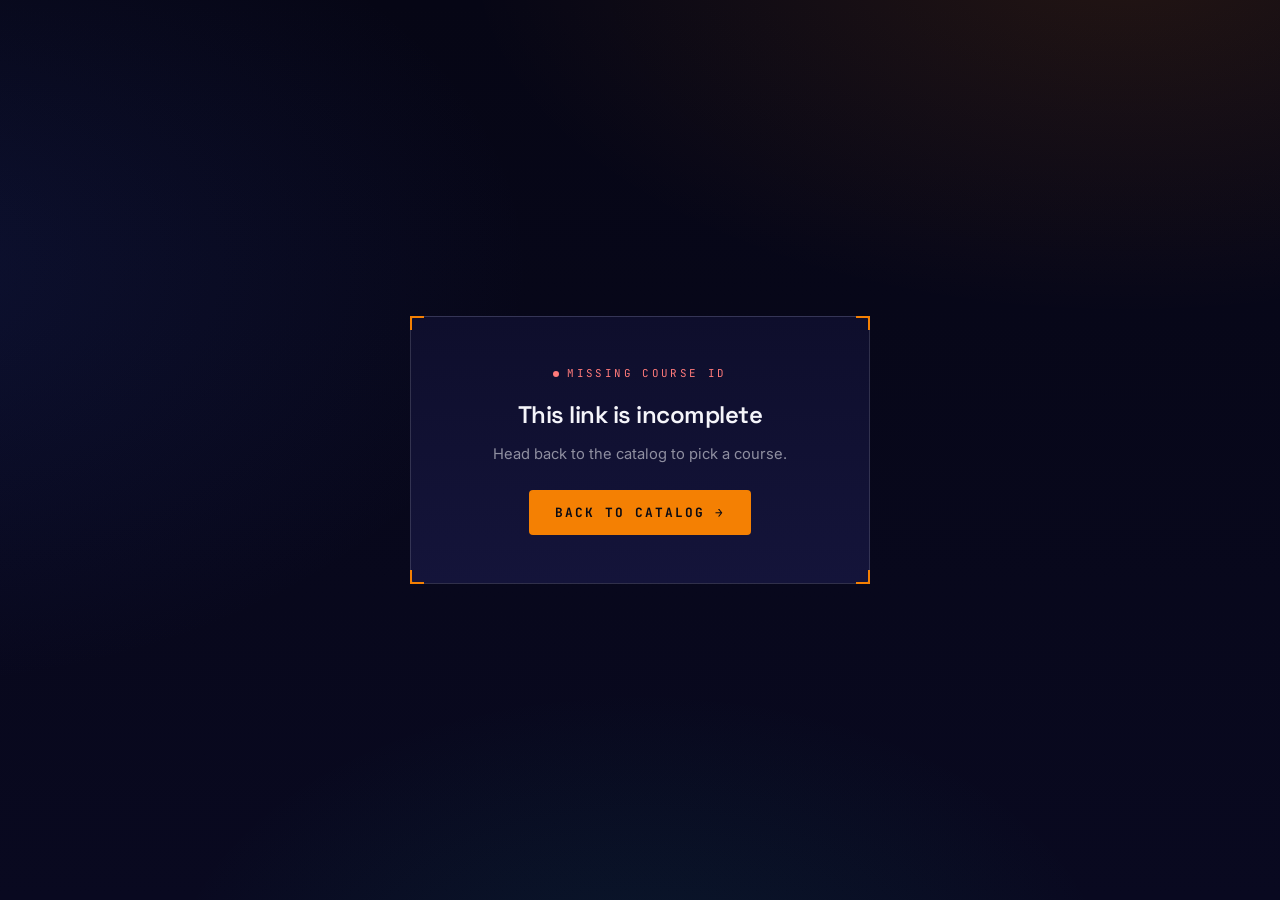
<file: ene-website/course-landing.html>
<!DOCTYPE html>
<html lang="en">
<head>
  <meta charset="UTF-8" />
  <meta name="viewport" content="width=device-width, initial-scale=1.0, viewport-fit=cover" />
  <meta http-equiv="Cache-Control" content="no-cache, no-store, must-revalidate">
  <meta http-equiv="Pragma" content="no-cache">
  <meta http-equiv="Expires" content="0">
  <meta name="color-scheme" content="dark" />
  <title>Course — ENE</title>
  <meta name="description" content="Senior-led, mastery-based course on ENE. Field-tested mentorship over lectures. Preview lessons before you enroll.">
  <meta property="og:title" content="Course — ENE">
  <meta property="og:description" content="Senior-led, mastery-based engineering course on ENE.">
  <meta property="og:type" content="article">
  <meta property="og:image" content="assets/og-cover.png">
  <meta name="twitter:card" content="summary_large_image">
  <meta name="twitter:title" content="Course — ENE">
  <meta name="twitter:description" content="Senior-led, mastery-based engineering course on ENE.">
  <meta name="twitter:image" content="assets/og-cover.png">
  <meta name="theme-color" content="#f48003">
  <link rel="icon" href="data:image/svg+xml,%3Csvg xmlns='http://www.w3.org/2000/svg' viewBox='0 0 64 64'%3E%3Crect width='64' height='64' rx='14' fill='%23f48003'/%3E%3Ctext x='50%25' y='54%25' font-family='-apple-system,Inter,sans-serif' font-size='34' font-weight='800' text-anchor='middle' dominant-baseline='middle' fill='%230a0a14'%3EE%3C/text%3E%3C/svg%3E">
  <script src="assets/config.js?v=1776533472"></script>
  <script src="assets/sanitize.js?v=1776533472"></script>
  <script src="assets/api.js?v=1776533472"></script>
  <link rel="preconnect" href="https://fonts.googleapis.com">
  <link rel="preconnect" href="https://fonts.gstatic.com" crossorigin>
  <link href="https://fonts.googleapis.com/css2?family=Inter:wght@400;500;600;700&family=JetBrains+Mono:wght@400;500;600&family=Space+Grotesk:wght@500;600;700;800&display=swap" rel="stylesheet">
  <style>
    *, *::before, *::after { margin: 0; padding: 0; box-sizing: border-box; }
    :root {
      --bg-0: #050514; --bg-1: #08081f; --bg-2: #0a0a24;
      --surface: #0e0e2c; --surface-2: #14143a; --surface-3: #1a1a44;
      --line: rgba(255, 255, 255, 0.07);
      --line-2: rgba(255, 255, 255, 0.14);
      --line-3: rgba(255, 255, 255, 0.22);
      --accent: #f48003; --accent-2: #ff9a2e;
      --accent-soft: rgba(244, 128, 3, 0.18);
      --accent-glow: rgba(244, 128, 3, 0.45);
      --text: #f5f5fa;
      --text-soft: rgba(245, 245, 250, 0.72);
      --text-muted: rgba(245, 245, 250, 0.45);
      --text-dim:   rgba(245, 245, 250, 0.28);
      --error: #ff7a7a;
      --ok: #15c7bc;
      --ok-soft: rgba(21, 199, 188, 0.18);
      --gold: #f3c659;
      --blue: #5b8def;
      --purple: #a78bfa;

      --ease-standard: cubic-bezier(0.2, 0.8, 0.2, 1);
      --ease-pop:      cubic-bezier(0.18, 0.9, 0.3, 1.2);
      --ease-back:     cubic-bezier(0.34, 1.56, 0.64, 1);

      --container: 1180px;
      --radius: 14px;
    }
    html { color-scheme: dark; scroll-behavior: smooth; }
    body {
      font-family: 'Inter', system-ui, -apple-system, sans-serif;
      background-color: var(--bg-0);
      background-image:
        radial-gradient(1100px 600px at 88% -5%, rgba(244, 128, 3, 0.12), transparent 60%),
        radial-gradient(1100px 700px at -10% 30%, rgba(50, 80, 200, 0.14), transparent 60%),
        radial-gradient(800px 500px at 50% 110%, rgba(21, 199, 188, 0.08), transparent 60%),
        linear-gradient(180deg, var(--bg-0), var(--bg-1));
      color: var(--text);
      min-height: 100vh;
      line-height: 1.55;
      -webkit-font-smoothing: antialiased;
      -moz-osx-font-smoothing: grayscale;
      overflow-x: hidden;
    }
    body::before {
      content: ""; position: fixed; inset: 0;
      pointer-events: none; z-index: 0;
      opacity: 0.035; mix-blend-mode: overlay;
      background-image: url("data:image/svg+xml;utf8,<svg xmlns='http://www.w3.org/2000/svg' width='180' height='180'><filter id='n'><feTurbulence type='fractalNoise' baseFrequency='0.9' numOctaves='2' stitchTiles='stitch'/><feColorMatrix values='0 0 0 0 1 0 0 0 0 1 0 0 0 0 1 0 0 0 1 0'/></filter><rect width='100%25' height='100%25' filter='url(%23n)'/></svg>");
    }
    h1, h2, h3, .display { font-family: 'Space Grotesk', sans-serif; letter-spacing: -0.02em; }
    a { color: inherit; text-decoration: none; }
    button { font-family: inherit; cursor: pointer; }

    /* ── Top navbar ─────────────────────────────────────────────────*/
    .nav {
      position: sticky;
      top: 0;
      z-index: 40;
      background: rgba(8, 8, 31, 0.72);
      backdrop-filter: blur(14px) saturate(140%);
      -webkit-backdrop-filter: blur(14px) saturate(140%);
      border-bottom: 1px solid var(--line);
    }
    .nav-inner {
      max-width: var(--container);
      margin: 0 auto;
      padding: 14px clamp(16px, 4vw, 32px);
      display: flex; align-items: center; gap: 18px;
    }
    .brand {
      display: flex; align-items: center; gap: 10px;
      font-family: 'JetBrains Mono', monospace;
      font-size: 0.72rem;
      letter-spacing: 0.18em;
      text-transform: uppercase;
      color: var(--text-soft);
    }
    .brand img { height: 22px; width: auto; filter: drop-shadow(0 6px 14px var(--accent-glow)); }
    .crumb {
      flex: 1;
      font-family: 'JetBrains Mono', monospace;
      font-size: 0.66rem;
      letter-spacing: 0.16em;
      text-transform: uppercase;
      color: var(--text-muted);
    }
    .crumb .sep { margin: 0 8px; color: var(--text-dim); }
    .nav-cta {
      display: inline-flex; align-items: center; gap: 8px;
      padding: 9px 16px;
      border-radius: 8px;
      background: transparent;
      border: 1px solid var(--line-2);
      font-family: 'JetBrains Mono', monospace;
      font-size: 0.72rem;
      letter-spacing: 0.14em;
      text-transform: uppercase;
      color: var(--text-soft);
      transition: border-color 180ms var(--ease-standard), color 180ms var(--ease-standard), transform 180ms var(--ease-standard);
    }
    .nav-cta:hover { border-color: var(--accent); color: var(--accent); transform: translate3d(0, -1px, 0); }
    .nav-cta.primary {
      background: var(--accent);
      border-color: var(--accent);
      color: #0a0a14;
      font-weight: 700;
      box-shadow: 0 0 0 1px var(--accent), 0 8px 24px -12px var(--accent-soft);
    }
    .nav-cta.primary:hover {
      background: var(--accent-2);
      border-color: var(--accent-2);
      color: #0a0a14;
    }

    .container {
      max-width: var(--container);
      margin: 0 auto;
      padding: 0 clamp(16px, 4vw, 32px);
      position: relative;
      z-index: 1;
    }

    /* ── Stagger primitive ─────────────────────────────────────────*/
    .rise {
      opacity: 0;
      transform: translate3d(0, 14px, 0);
      animation: rise 620ms var(--delay, 0ms) var(--ease-standard) forwards;
      will-change: transform, opacity;
    }
    @keyframes rise { to { opacity: 1; transform: translate3d(0, 0, 0); } }

    /* ── Returning-user bar ───────────────────────────────────────
       Shows above the hero when the user is already authed — warm
       welcome back + jump-to-enrollment link if they're enrolled. */
    .welcome-bar {
      display: none;
      background: linear-gradient(90deg, rgba(244, 128, 3, 0.08), rgba(244, 128, 3, 0.02));
      border-bottom: 1px solid rgba(244, 128, 3, 0.22);
      padding: 10px 0;
    }
    .welcome-bar.show { display: block; }
    .welcome-bar .inner {
      max-width: var(--container);
      margin: 0 auto;
      padding: 0 clamp(16px, 4vw, 32px);
      display: flex; align-items: center; justify-content: space-between;
      gap: 14px;
      font-family: 'JetBrains Mono', monospace;
      font-size: 0.72rem;
      letter-spacing: 0.14em;
      text-transform: uppercase;
      color: var(--text-soft);
    }
    .welcome-bar .inner .accent { color: var(--accent); }
    .welcome-bar a {
      color: var(--accent);
      border-bottom: 1px solid transparent;
      transition: border-color 180ms var(--ease-standard);
    }
    .welcome-bar a:hover { border-bottom-color: var(--accent); }

    /* ── Hero ──────────────────────────────────────────────────────*/
    .hero {
      padding: 64px 0 48px;
      position: relative;
    }
    .hero-grid {
      display: grid;
      grid-template-columns: minmax(0, 1.15fr) minmax(0, 1fr);
      gap: 56px;
      align-items: center;
    }
    .hero-eyebrow {
      display: inline-flex; align-items: center; gap: 8px;
      padding: 6px 12px;
      border-radius: 999px;
      background: rgba(244, 128, 3, 0.10);
      border: 1px solid rgba(244, 128, 3, 0.28);
      font-family: 'JetBrains Mono', monospace;
      font-size: 0.66rem;
      letter-spacing: 0.18em;
      text-transform: uppercase;
      color: var(--accent);
      margin-bottom: 18px;
    }
    .hero-eyebrow .pulse-dot {
      width: 6px; height: 6px;
      border-radius: 50%;
      background: var(--accent);
      box-shadow: 0 0 8px var(--accent);
      animation: pulse 2.2s ease-in-out infinite;
    }
    @keyframes pulse { 0%, 100% { opacity: 1; } 50% { opacity: 0.4; } }

    .hero h1 {
      font-size: clamp(2rem, 3.8vw, 3.2rem);
      font-weight: 700;
      line-height: 1.08;
      margin-bottom: 18px;
      letter-spacing: -0.025em;
    }
    .hero h1 .accent { color: var(--accent); }
    .hero .lede {
      font-size: 1.12rem;
      color: var(--text-soft);
      margin-bottom: 26px;
      max-width: 560px;
      line-height: 1.55;
    }

    /* Meta row: rating / students / updated */
    .hero-meta {
      display: flex; flex-wrap: wrap; align-items: center;
      gap: 18px;
      margin-bottom: 26px;
      font-size: 0.88rem;
      color: var(--text-soft);
    }
    .hero-meta .stars {
      position: relative;
      display: inline-block;
      font-size: 1rem;
      line-height: 1;
      letter-spacing: 1px;
      color: rgba(255, 255, 255, 0.15);
      vertical-align: -2px;
    }
    .hero-meta .stars::before {
      content: "★★★★★";
      color: var(--gold);
      position: absolute;
      top: 0; left: 0;
      overflow: hidden;
      width: var(--pct, 96%);
      white-space: nowrap;
    }
    .hero-meta .stars span { visibility: hidden; }
    .hero-meta .rating-val { font-weight: 700; color: var(--text); margin-left: 6px; }
    .hero-meta .dot-sep {
      width: 3px; height: 3px; border-radius: 50%;
      background: var(--text-dim);
    }
    .hero-meta strong { color: var(--text); font-weight: 600; }

    /* Instructor mini-block */
    .hero-instructor {
      display: flex; align-items: center; gap: 12px;
      margin-bottom: 30px;
    }
    .hero-instructor .avatar {
      width: 40px; height: 40px;
      border-radius: 50%;
      background: linear-gradient(135deg, var(--accent), var(--blue));
      display: inline-flex;
      align-items: center; justify-content: center;
      font-family: 'Space Grotesk', sans-serif;
      font-weight: 700;
      color: #0a0a14;
      font-size: 1rem;
    }
    .hero-instructor .meta {
      line-height: 1.3;
    }
    .hero-instructor .meta small {
      display: block;
      color: var(--text-muted);
      font-family: 'JetBrains Mono', monospace;
      font-size: 0.62rem;
      letter-spacing: 0.14em;
      text-transform: uppercase;
    }
    .hero-instructor .meta strong { color: var(--text); font-weight: 600; }

    /* CTAs */
    .hero-cta-row {
      display: flex; flex-wrap: wrap; gap: 12px;
      align-items: center;
    }
    .btn-primary {
      display: inline-flex; align-items: center; justify-content: center; gap: 8px;
      padding: 15px 26px;
      border-radius: 10px;
      background: var(--accent);
      color: #0a0a14;
      font-weight: 700;
      font-family: 'JetBrains Mono', monospace;
      font-size: 0.88rem;
      letter-spacing: 0.16em;
      text-transform: uppercase;
      border: none;
      transition:
        transform 180ms var(--ease-standard),
        background-color 200ms var(--ease-standard),
        box-shadow 220ms var(--ease-standard);
      box-shadow: 0 0 0 1px var(--accent), 0 14px 34px -14px var(--accent-soft);
      will-change: transform, box-shadow;
    }
    @media (hover: hover) {
      .btn-primary:hover {
        background: var(--accent-2);
        transform: translate3d(0, -2px, 0);
        box-shadow:
          0 0 0 1px var(--accent-2),
          0 22px 52px -18px rgba(244, 128, 3, 0.55),
          0 0 0 4px rgba(244, 128, 3, 0.08);
      }
    }
    .btn-primary:active { transform: translate3d(0, -1px, 0) scale(0.997); transition-duration: 80ms; }
    .btn-primary:focus-visible {
      outline: none;
      box-shadow: 0 0 0 2px #0a0a14, 0 0 0 4px var(--accent), 0 22px 52px -18px rgba(244, 128, 3, 0.55);
    }
    .btn-ghost {
      display: inline-flex; align-items: center; justify-content: center; gap: 8px;
      padding: 14px 22px;
      border-radius: 10px;
      background: transparent;
      color: var(--text-soft);
      border: 1px solid var(--line-2);
      font-family: 'JetBrains Mono', monospace;
      font-size: 0.82rem;
      letter-spacing: 0.14em;
      text-transform: uppercase;
      font-weight: 600;
      transition:
        transform 180ms var(--ease-standard),
        color 180ms var(--ease-standard),
        border-color 180ms var(--ease-standard);
    }
    .btn-ghost:hover { color: var(--accent); border-color: var(--accent); transform: translate3d(0, -1px, 0); }
    .btn-primary svg, .btn-ghost svg { width: 14px; height: 14px; }

    .hero-aside-note {
      margin-top: 14px;
      font-family: 'JetBrains Mono', monospace;
      font-size: 0.64rem;
      letter-spacing: 0.14em;
      text-transform: uppercase;
      color: var(--text-muted);
      display: flex; align-items: center; gap: 8px;
    }
    .hero-aside-note svg { width: 12px; height: 12px; stroke: var(--ok); fill: none; stroke-width: 2; stroke-linecap: round; stroke-linejoin: round; }

    /* ── Video preview block ──────────────────────────────────────*/
    .hero-video {
      position: relative;
      aspect-ratio: 16 / 10;
      border-radius: var(--radius);
      overflow: hidden;
      background: linear-gradient(135deg, #1a1a44, #0a0a24);
      border: 1px solid var(--line-2);
      box-shadow:
        0 40px 90px -30px rgba(0, 0, 0, 0.7),
        inset 0 1px 0 rgba(255, 255, 255, 0.05);
    }
    .hero-video .cover {
      position: absolute; inset: 0;
      background-size: cover;
      background-position: center;
      filter: brightness(0.72) saturate(1.1);
      transition: transform 800ms var(--ease-standard), filter 400ms var(--ease-standard);
    }
    .hero-video:hover .cover { transform: scale(1.03); filter: brightness(0.82) saturate(1.15); }
    .hero-video .scrim {
      position: absolute; inset: 0;
      background: linear-gradient(180deg, transparent 40%, rgba(5, 5, 20, 0.75) 100%);
      pointer-events: none;
    }
    .hero-video .play-btn {
      position: absolute; top: 50%; left: 50%;
      transform: translate(-50%, -50%);
      width: 76px; height: 76px;
      border-radius: 50%;
      border: none;
      background: var(--accent);
      color: #0a0a14;
      display: flex; align-items: center; justify-content: center;
      cursor: pointer;
      transition: transform 200ms var(--ease-pop), background-color 200ms var(--ease-standard), box-shadow 220ms var(--ease-standard);
      box-shadow: 0 18px 44px -12px rgba(244, 128, 3, 0.55), 0 0 0 0 rgba(244, 128, 3, 0.5);
      animation: playPulse 2.8s ease-in-out infinite;
    }
    .hero-video .play-btn:hover { background: var(--accent-2); transform: translate(-50%, -50%) scale(1.06); }
    .hero-video .play-btn svg { width: 26px; height: 26px; fill: #0a0a14; margin-left: 4px; }
    @keyframes playPulse {
      0%, 100% { box-shadow: 0 18px 44px -12px rgba(244, 128, 3, 0.55), 0 0 0 0 rgba(244, 128, 3, 0.35); }
      50%      { box-shadow: 0 18px 44px -12px rgba(244, 128, 3, 0.55), 0 0 0 14px rgba(244, 128, 3, 0); }
    }
    .hero-video .caption {
      position: absolute; bottom: 16px; left: 20px; right: 20px;
      font-family: 'JetBrains Mono', monospace;
      font-size: 0.68rem;
      letter-spacing: 0.16em;
      text-transform: uppercase;
      color: var(--text-soft);
    }
    .hero-video iframe, .hero-video video {
      position: absolute; inset: 0;
      width: 100%; height: 100%;
      border: 0;
      z-index: 2;
    }

    /* ── Section primitives ──────────────────────────────────────*/
    section.block { padding: 56px 0; position: relative; z-index: 1; }
    .section-head {
      margin-bottom: 28px;
      max-width: 720px;
    }
    .section-head .kicker {
      display: inline-block;
      font-family: 'JetBrains Mono', monospace;
      font-size: 0.66rem;
      letter-spacing: 0.2em;
      text-transform: uppercase;
      color: var(--accent);
      margin-bottom: 10px;
    }
    .section-head h2 {
      font-size: clamp(1.5rem, 2.6vw, 2.15rem);
      font-weight: 700;
      line-height: 1.15;
      margin-bottom: 8px;
    }
    .section-head p {
      color: var(--text-soft);
      font-size: 1rem;
    }

    /* ── Outcomes grid ───────────────────────────────────────────*/
    .outcomes {
      display: grid;
      grid-template-columns: repeat(auto-fit, minmax(260px, 1fr));
      gap: 12px 24px;
      background: linear-gradient(180deg, rgba(14,14,44,0.6), rgba(20,20,58,0.45));
      border: 1px solid var(--line);
      border-radius: var(--radius);
      padding: 26px 28px;
    }
    .outcomes li {
      list-style: none;
      display: flex; align-items: flex-start; gap: 12px;
      font-size: 0.94rem;
      color: var(--text-soft);
      line-height: 1.5;
    }
    .outcomes .tick {
      width: 20px; height: 20px;
      flex: 0 0 auto;
      border-radius: 50%;
      background: var(--ok-soft);
      color: var(--ok);
      display: inline-flex; align-items: center; justify-content: center;
      margin-top: 1px;
    }
    .outcomes .tick svg {
      width: 11px; height: 11px;
      stroke: currentColor; fill: none;
      stroke-width: 3; stroke-linecap: round; stroke-linejoin: round;
    }

    /* ── Curriculum ──────────────────────────────────────────────*/
    .curr {
      background: linear-gradient(180deg, rgba(14,14,44,0.6), rgba(20,20,58,0.45));
      border: 1px solid var(--line);
      border-radius: var(--radius);
      overflow: hidden;
    }
    .curr-summary {
      display: flex; align-items: center; justify-content: space-between;
      gap: 14px;
      padding: 16px 22px;
      border-bottom: 1px solid var(--line);
      font-family: 'JetBrains Mono', monospace;
      font-size: 0.72rem;
      letter-spacing: 0.14em;
      text-transform: uppercase;
      color: var(--text-muted);
      flex-wrap: wrap;
    }
    .curr-summary strong { color: var(--text); font-weight: 600; }
    .curr-list { list-style: none; margin: 0; padding: 0; }
    .lesson {
      display: flex; align-items: center; gap: 14px;
      padding: 14px 22px;
      border-bottom: 1px solid var(--line);
      transition: background-color 180ms var(--ease-standard);
    }
    .lesson:last-child { border-bottom: none; }
    .lesson:hover { background: rgba(255, 255, 255, 0.02); }
    .lesson .l-icon {
      width: 30px; height: 30px;
      flex: 0 0 auto;
      border-radius: 50%;
      background: rgba(255, 255, 255, 0.04);
      border: 1px solid var(--line);
      color: var(--text-muted);
      display: inline-flex; align-items: center; justify-content: center;
    }
    .lesson .l-icon svg { width: 13px; height: 13px; stroke: currentColor; fill: none; stroke-width: 2; stroke-linecap: round; stroke-linejoin: round; }
    .lesson.unlocked .l-icon {
      background: var(--accent-soft);
      border-color: rgba(244, 128, 3, 0.35);
      color: var(--accent);
    }
    .lesson .l-title {
      flex: 1;
      min-width: 0;
      font-size: 0.95rem;
      color: var(--text);
      overflow: hidden; text-overflow: ellipsis; white-space: nowrap;
    }
    .lesson .l-duration {
      font-family: 'JetBrains Mono', monospace;
      font-size: 0.66rem;
      letter-spacing: 0.12em;
      text-transform: uppercase;
      color: var(--text-muted);
    }
    .lesson.locked .l-title { color: var(--text-soft); }
    .curr-more {
      display: none;
      padding: 14px 22px;
      text-align: center;
      font-family: 'JetBrains Mono', monospace;
      font-size: 0.72rem;
      letter-spacing: 0.14em;
      text-transform: uppercase;
      color: var(--accent);
      border-top: 1px solid var(--line);
      background: none; border-left: none; border-right: none; border-bottom: none;
      width: 100%;
      transition: color 180ms var(--ease-standard);
    }
    .curr-more.show { display: block; }
    .curr-more:hover { color: var(--accent-2); }

    /* ── Instructor card ─────────────────────────────────────────*/
    .instructor-card {
      display: grid;
      grid-template-columns: auto 1fr;
      gap: 28px;
      background: linear-gradient(180deg, rgba(14,14,44,0.6), rgba(20,20,58,0.45));
      border: 1px solid var(--line);
      border-radius: var(--radius);
      padding: 30px;
      align-items: flex-start;
    }
    .instructor-card .photo {
      width: 120px; height: 120px;
      border-radius: 50%;
      background: linear-gradient(135deg, var(--accent), var(--purple));
      display: inline-flex; align-items: center; justify-content: center;
      font-family: 'Space Grotesk', sans-serif;
      font-weight: 700;
      color: #0a0a14;
      font-size: 2.6rem;
      flex: 0 0 auto;
      box-shadow: 0 18px 44px -14px rgba(244, 128, 3, 0.45);
    }
    .instructor-card h3 { font-size: 1.3rem; font-weight: 700; margin-bottom: 4px; }
    .instructor-card .role {
      display: block;
      font-family: 'JetBrains Mono', monospace;
      font-size: 0.7rem;
      letter-spacing: 0.16em;
      text-transform: uppercase;
      color: var(--accent);
      margin-bottom: 14px;
    }
    .instructor-card .bio { color: var(--text-soft); font-size: 0.96rem; line-height: 1.6; }
    .instructor-stats {
      display: flex; flex-wrap: wrap; gap: 18px 28px;
      margin-top: 18px;
      padding-top: 18px;
      border-top: 1px dashed var(--line);
    }
    .instructor-stats .stat {
      font-family: 'JetBrains Mono', monospace;
      font-size: 0.72rem;
      letter-spacing: 0.12em;
      color: var(--text-muted);
      text-transform: uppercase;
    }
    .instructor-stats .stat strong {
      display: block;
      color: var(--text);
      font-family: 'Space Grotesk', sans-serif;
      font-size: 1.4rem;
      font-weight: 700;
      letter-spacing: -0.01em;
      text-transform: none;
      margin-bottom: 2px;
    }

    /* ── Testimonials ────────────────────────────────────────────*/
    .testimonials-grid {
      display: grid;
      grid-template-columns: repeat(auto-fit, minmax(280px, 1fr));
      gap: 16px;
    }
    .t-card {
      background: linear-gradient(180deg, rgba(14,14,44,0.6), rgba(20,20,58,0.45));
      border: 1px solid var(--line);
      border-radius: var(--radius);
      padding: 22px 22px 20px;
      display: flex; flex-direction: column; gap: 14px;
    }
    .t-card .t-stars {
      font-size: 0.95rem;
      color: var(--gold);
      letter-spacing: 2px;
      line-height: 1;
    }
    .t-card .t-quote {
      font-size: 0.98rem;
      color: var(--text);
      line-height: 1.55;
      flex: 1;
    }
    .t-card .t-quote::before {
      content: "“";
      font-family: 'Space Grotesk', sans-serif;
      font-size: 2.6rem;
      line-height: 0.5;
      color: var(--accent);
      opacity: 0.5;
      display: inline-block;
      margin-right: 2px;
      vertical-align: -0.2em;
    }
    .t-card .t-who {
      display: flex; align-items: center; gap: 10px;
      padding-top: 12px;
      border-top: 1px dashed var(--line);
    }
    .t-card .t-avatar {
      width: 36px; height: 36px;
      border-radius: 50%;
      background: linear-gradient(135deg, var(--accent), var(--blue));
      color: #0a0a14;
      display: inline-flex; align-items: center; justify-content: center;
      font-family: 'Space Grotesk', sans-serif;
      font-weight: 700; font-size: 0.9rem;
    }
    .t-card .t-name { font-weight: 600; font-size: 0.92rem; }
    .t-card .t-role {
      display: block;
      font-family: 'JetBrains Mono', monospace;
      font-size: 0.6rem;
      letter-spacing: 0.12em;
      text-transform: uppercase;
      color: var(--text-muted);
      margin-top: 1px;
    }

    /* ── Value stack ─────────────────────────────────────────────*/
    .stack-wrap {
      display: grid;
      grid-template-columns: minmax(0, 1.1fr) minmax(0, 1fr);
      gap: 24px;
      align-items: start;
    }
    .stack {
      background: linear-gradient(180deg, rgba(14,14,44,0.7), rgba(20,20,58,0.55));
      border: 1px solid var(--line-2);
      border-radius: var(--radius);
      padding: 26px 28px;
    }
    .stack h3 {
      font-size: 1.2rem;
      font-weight: 700;
      margin-bottom: 18px;
    }
    .stack-row {
      display: flex; justify-content: space-between; align-items: baseline;
      padding: 10px 0;
      border-bottom: 1px dashed var(--line);
      font-size: 0.96rem;
    }
    .stack-row:last-child { border-bottom: none; }
    .stack-row .name {
      color: var(--text-soft);
      display: flex; align-items: center; gap: 10px;
    }
    .stack-row .name .tick {
      width: 16px; height: 16px;
      border-radius: 50%;
      background: var(--ok-soft);
      color: var(--ok);
      display: inline-flex; align-items: center; justify-content: center;
    }
    .stack-row .name .tick svg { width: 9px; height: 9px; stroke: currentColor; fill: none; stroke-width: 3; stroke-linecap: round; stroke-linejoin: round; }
    .stack-row .amount {
      font-family: 'Space Grotesk', sans-serif;
      font-weight: 600;
      color: var(--text);
      font-variant-numeric: tabular-nums;
    }
    .stack-total {
      margin-top: 10px;
      padding-top: 14px;
      border-top: 2px solid var(--line-2);
      display: flex; justify-content: space-between; align-items: baseline;
      font-family: 'JetBrains Mono', monospace;
      font-size: 0.74rem;
      letter-spacing: 0.14em;
      text-transform: uppercase;
      color: var(--text-muted);
    }
    .stack-total .value {
      color: var(--text);
      font-family: 'Space Grotesk', sans-serif;
      font-size: 1.4rem;
      font-weight: 700;
      letter-spacing: -0.01em;
      text-transform: none;
      text-decoration: line-through;
      opacity: 0.65;
    }

    /* Today's price card — the right half of the stack row */
    .price-card {
      background: linear-gradient(180deg, rgba(244, 128, 3, 0.10), rgba(244, 128, 3, 0.02));
      border: 1px solid rgba(244, 128, 3, 0.32);
      border-radius: var(--radius);
      padding: 28px;
      text-align: center;
    }
    .price-card .today {
      font-family: 'JetBrains Mono', monospace;
      font-size: 0.68rem;
      letter-spacing: 0.2em;
      text-transform: uppercase;
      color: var(--accent-2);
      margin-bottom: 6px;
    }
    .price-card .today-amount {
      font-family: 'Space Grotesk', sans-serif;
      font-size: 3.4rem;
      font-weight: 800;
      letter-spacing: -0.03em;
      color: var(--accent);
      line-height: 1;
      margin-bottom: 6px;
    }
    .price-card .save-line {
      color: var(--ok);
      font-family: 'JetBrains Mono', monospace;
      font-size: 0.72rem;
      letter-spacing: 0.14em;
      text-transform: uppercase;
      margin-bottom: 20px;
    }
    .price-card .btn-primary { width: 100%; }
    .price-card .below {
      margin-top: 14px;
      font-family: 'JetBrains Mono', monospace;
      font-size: 0.64rem;
      letter-spacing: 0.14em;
      text-transform: uppercase;
      color: var(--text-muted);
      display: flex; align-items: center; justify-content: center; gap: 8px;
    }
    .price-card .below svg { width: 12px; height: 12px; stroke: var(--ok); fill: none; stroke-width: 2; stroke-linecap: round; stroke-linejoin: round; }

    /* ── Urgency banner ─────────────────────────────────────────*/
    .urgency {
      display: flex; align-items: center; justify-content: center;
      gap: 12px;
      padding: 14px 18px;
      border-radius: 12px;
      background: linear-gradient(90deg, rgba(244, 128, 3, 0.10), rgba(244, 128, 3, 0.02));
      border: 1px solid rgba(244, 128, 3, 0.32);
      font-family: 'JetBrains Mono', monospace;
      font-size: 0.78rem;
      letter-spacing: 0.14em;
      text-transform: uppercase;
      color: var(--accent-2);
      flex-wrap: wrap;
    }
    .urgency .timer {
      color: var(--accent);
      font-weight: 700;
      font-variant-numeric: tabular-nums;
      min-width: 72px;
      text-align: left;
    }
    .urgency svg { width: 14px; height: 14px; stroke: var(--accent); fill: none; stroke-width: 2; stroke-linecap: round; stroke-linejoin: round; }
    .urgency .sep { width: 3px; height: 3px; border-radius: 50%; background: var(--text-dim); }

    /* ── FAQ ────────────────────────────────────────────────────*/
    .faq-list {
      background: linear-gradient(180deg, rgba(14,14,44,0.6), rgba(20,20,58,0.45));
      border: 1px solid var(--line);
      border-radius: var(--radius);
      overflow: hidden;
    }
    details.faq-item {
      border-bottom: 1px solid var(--line);
      transition: background-color 200ms var(--ease-standard);
    }
    details.faq-item:last-child { border-bottom: none; }
    details.faq-item[open] { background: rgba(255, 255, 255, 0.015); }
    details.faq-item summary {
      list-style: none;
      cursor: pointer;
      display: flex; justify-content: space-between; align-items: center;
      gap: 14px;
      padding: 18px 22px;
      font-weight: 600;
      font-size: 1rem;
      color: var(--text);
      transition: color 180ms var(--ease-standard);
    }
    details.faq-item summary::-webkit-details-marker { display: none; }
    details.faq-item summary:hover { color: var(--accent); }
    details.faq-item summary::after {
      content: "";
      width: 10px; height: 10px;
      border-right: 2px solid currentColor;
      border-bottom: 2px solid currentColor;
      transform: rotate(45deg);
      transition: transform 220ms var(--ease-standard);
      flex: 0 0 auto;
    }
    details.faq-item[open] summary::after { transform: rotate(-135deg); }
    details.faq-item .answer {
      padding: 0 22px 22px;
      color: var(--text-soft);
      font-size: 0.96rem;
      line-height: 1.6;
    }

    /* ── Final CTA section ─────────────────────────────────────*/
    .final-cta {
      text-align: center;
      padding: 72px 0 40px;
    }
    .final-cta h2 {
      font-size: clamp(1.6rem, 3vw, 2.4rem);
      font-weight: 700;
      line-height: 1.15;
      margin-bottom: 12px;
    }
    .final-cta p {
      color: var(--text-soft);
      max-width: 560px;
      margin: 0 auto 26px;
    }
    .final-cta .btn-primary { padding: 18px 34px; font-size: 0.94rem; }
    .final-cta .guarantee {
      display: inline-flex; align-items: center; gap: 8px;
      margin-top: 16px;
      font-family: 'JetBrains Mono', monospace;
      font-size: 0.68rem;
      letter-spacing: 0.14em;
      text-transform: uppercase;
      color: var(--ok);
    }
    .final-cta .guarantee svg { width: 14px; height: 14px; stroke: currentColor; fill: none; stroke-width: 2; stroke-linecap: round; stroke-linejoin: round; }

    /* ── Sticky bottom CTA bar ─────────────────────────────────
       Slides in after user scrolls past the hero fold. Visible on
       mobile and desktop. Only shown for non-enrolled visitors. */
    .sticky-bar {
      position: fixed;
      bottom: 0; left: 0; right: 0;
      z-index: 35;
      background: rgba(8, 8, 31, 0.78);
      backdrop-filter: blur(14px) saturate(140%);
      -webkit-backdrop-filter: blur(14px) saturate(140%);
      border-top: 1px solid rgba(244, 128, 3, 0.28);
      padding: 12px clamp(16px, 4vw, 28px);
      padding-bottom: calc(12px + env(safe-area-inset-bottom));
      transform: translate3d(0, 105%, 0);
      transition: transform 380ms var(--ease-standard);
      will-change: transform;
    }
    .sticky-bar.show { transform: translate3d(0, 0, 0); }
    .sticky-bar-inner {
      max-width: var(--container);
      margin: 0 auto;
      display: flex; align-items: center; gap: 16px;
      justify-content: space-between;
    }
    .sticky-bar .left { display: flex; flex-direction: column; gap: 2px; min-width: 0; }
    .sticky-bar .title {
      font-weight: 600;
      font-size: 0.92rem;
      overflow: hidden; text-overflow: ellipsis; white-space: nowrap;
    }
    .sticky-bar .price {
      font-family: 'JetBrains Mono', monospace;
      font-size: 0.72rem;
      letter-spacing: 0.14em;
      text-transform: uppercase;
      color: var(--text-muted);
    }
    .sticky-bar .price .strike { text-decoration: line-through; margin-right: 6px; }
    .sticky-bar .price .now { color: var(--accent); font-weight: 700; }
    .sticky-bar .btn-primary { padding: 12px 22px; font-size: 0.78rem; }

    /* ── Exit-intent modal ─────────────────────────────────────*/
    .exit-back {
      position: fixed; inset: 0;
      z-index: 60;
      background: rgba(5, 5, 20, 0.72);
      backdrop-filter: blur(6px);
      -webkit-backdrop-filter: blur(6px);
      display: flex; align-items: center; justify-content: center;
      padding: 20px;
      opacity: 0;
      visibility: hidden;
      transition: opacity 220ms var(--ease-standard), visibility 220ms;
    }
    .exit-back.show { opacity: 1; visibility: visible; }
    .exit-modal {
      position: relative;
      max-width: 440px;
      width: 100%;
      background: linear-gradient(180deg, rgba(14, 14, 44, 0.95), rgba(20, 20, 58, 0.9));
      backdrop-filter: blur(18px) saturate(140%);
      -webkit-backdrop-filter: blur(18px) saturate(140%);
      border: 1px solid rgba(255, 255, 255, 0.1);
      border-radius: var(--radius);
      padding: 36px 32px 28px;
      text-align: center;
      transform: translate3d(0, 14px, 0) scale(0.96);
      transition: transform 320ms var(--ease-pop);
    }
    .exit-back.show .exit-modal { transform: translate3d(0, 0, 0) scale(1); }
    .exit-modal h3 { font-size: 1.4rem; font-weight: 700; margin-bottom: 8px; }
    .exit-modal p { color: var(--text-soft); font-size: 0.96rem; margin-bottom: 22px; }
    .exit-modal .code {
      display: inline-block;
      font-family: 'JetBrains Mono', monospace;
      font-size: 1rem;
      letter-spacing: 0.22em;
      font-weight: 700;
      padding: 10px 18px;
      border-radius: 8px;
      border: 1px dashed var(--accent);
      color: var(--accent);
      background: rgba(244, 128, 3, 0.08);
      margin-bottom: 20px;
    }
    .exit-modal .actions { display: flex; flex-direction: column; gap: 10px; }
    .exit-modal .close {
      position: absolute;
      top: 12px; right: 12px;
      width: 30px; height: 30px;
      border-radius: 50%;
      background: transparent;
      border: 1px solid var(--line-2);
      color: var(--text-muted);
      display: inline-flex; align-items: center; justify-content: center;
      cursor: pointer;
      transition: color 180ms var(--ease-standard), border-color 180ms var(--ease-standard);
    }
    .exit-modal .close:hover { color: var(--accent); border-color: var(--accent); }
    .exit-modal .close svg { width: 12px; height: 12px; }
    .exit-modal .skip {
      font-family: 'JetBrains Mono', monospace;
      font-size: 0.68rem;
      letter-spacing: 0.14em;
      text-transform: uppercase;
      color: var(--text-muted);
      text-decoration: underline;
      background: none;
      border: none;
      padding: 8px;
      cursor: pointer;
      transition: color 180ms var(--ease-standard);
    }
    .exit-modal .skip:hover { color: var(--text-soft); }

    /* ── Mobile ────────────────────────────────────────────────*/
    @media (max-width: 880px) {
      .hero { padding: 40px 0 32px; }
      .hero-grid { grid-template-columns: 1fr; gap: 28px; }
      .hero-video { order: -1; } /* show video first on mobile */
      .stack-wrap { grid-template-columns: 1fr; }
      .instructor-card { grid-template-columns: 1fr; text-align: left; }
      .instructor-card .photo { width: 80px; height: 80px; font-size: 1.8rem; }
      section.block { padding: 40px 0; }
      .final-cta { padding: 48px 0 32px; }
    }
    @media (max-width: 520px) {
      .nav-inner { gap: 10px; }
      .nav-cta { padding: 8px 12px; font-size: 0.66rem; letter-spacing: 0.12em; }
      .crumb { display: none; }
      .hero .lede { font-size: 1rem; }
      .hero-meta { gap: 12px; font-size: 0.82rem; }
      .price-card .today-amount { font-size: 2.8rem; }
      .sticky-bar .title { display: none; } /* only show price on tiny screens */
      .btn-primary { width: 100%; }
    }

    /* ── Reduced motion ────────────────────────────────────────*/
    @media (prefers-reduced-motion: reduce) {
      *, *::before, *::after {
        animation-duration: 0.001ms !important;
        animation-iteration-count: 1 !important;
        transition-duration: 0.001ms !important;
        scroll-behavior: auto !important;
      }
      .rise { opacity: 1; transform: none; }
      body::before { display: none; }
    }

    /* ── Reveal on scroll (applied JS-side with .in-view) ──────
       Sections below the fold start invisible and rise once they
       enter the viewport. Uses transform+opacity only. */
    .reveal {
      opacity: 0;
      transform: translate3d(0, 22px, 0);
      transition: opacity 620ms var(--ease-standard), transform 620ms var(--ease-standard);
      will-change: transform, opacity;
    }
    .reveal.in-view { opacity: 1; transform: translate3d(0, 0, 0); }
    @media (prefers-reduced-motion: reduce) { .reveal { opacity: 1; transform: none; } }
  </style>
</head>
<body>
  <a class="skip-link" href="#main-content">Skip to content</a>
  <style>.skip-link{position:absolute;left:-9999px;top:8px;z-index:99999;background:#f48003;color:#0a0a14;padding:10px 18px;border-radius:8px;font-family:system-ui,sans-serif;font-weight:700;font-size:.8rem;text-decoration:none}.skip-link:focus{left:12px}</style>
  <!-- ── Navbar ────────────────────────────────────────────────────-->
  <nav class="nav" aria-label="Primary">
    <div class="nav-inner">
      <a class="brand" href="index.html" aria-label="ENE — home">
        <img src="assets/logo.png" alt="ENE">
        <span>ENE</span>
      </a>
      <span class="crumb" id="crumb"><span>Catalog</span><span class="sep">/</span><span id="crumbCat">—</span></span>
      <a class="nav-cta" id="navSignIn" href="login.html">Sign in</a>
      <a class="nav-cta primary" id="navCta" href="#checkout">Enroll now</a>
    </div>
  </nav>

  <!-- ── Returning user bar (hidden until /users/me resolves) ─────-->
  <div class="welcome-bar" id="welcomeBar" aria-live="polite">
    <div class="inner">
      <span id="welcomeMsg">Welcome back</span>
      <a id="welcomeLink" href="dashboard.html">Go to dashboard →</a>
    </div>
  </div>

  <!-- ── Hero ─────────────────────────────────────────────────────-->
  <header class="hero" id="main-content" tabindex="-1">
    <div class="container">
      <div class="hero-grid">
        <div>
          <span class="hero-eyebrow rise" id="heroEyebrow" style="--delay: 40ms;">
            <span class="pulse-dot"></span>
            <span id="heroEyebrowText">Career track</span>
          </span>
          <h1 class="rise" id="heroTitle" style="--delay: 100ms;">
            <span class="skel" data-skel="wide">Loading course title</span>
          </h1>
          <p class="lede rise" id="heroLede" style="--delay: 160ms;">
            Master the skills that get you hired. Real production projects,
            mentor feedback, and a cohort that ships shipping-grade work.
          </p>

          <div class="hero-meta rise" id="heroMeta" style="--delay: 220ms;">
            <span class="rating" id="heroRating" hidden>
              <span class="stars" id="heroStars" style="--pct: 96%;"><span>★★★★★</span></span>
              <span class="rating-val" id="heroRatingVal">4.8</span>
              <span id="heroRatingCount">(—)</span>
            </span>
            <span class="dot-sep" id="heroSep1" hidden></span>
            <span id="heroStudents" hidden><strong>—</strong> students</span>
            <span class="dot-sep" id="heroSep2" hidden></span>
            <span id="heroUpdated" hidden>Updated <strong id="heroUpdatedVal">—</strong></span>
          </div>

          <div class="hero-instructor rise" id="heroInstructor" style="--delay: 260ms;" hidden>
            <span class="avatar" id="heroInstrAvatar">·</span>
            <div class="meta">
              <small>Instructor</small>
              <strong id="heroInstrName">—</strong>
            </div>
          </div>

          <div class="hero-cta-row rise" style="--delay: 320ms;">
            <button type="button" class="btn-primary" id="heroCtaPrimary" data-enroll>
              <svg viewBox="0 0 24 24" fill="none" stroke="currentColor" stroke-width="2.4" stroke-linecap="round" stroke-linejoin="round"><path d="M5 12h14M13 5l7 7-7 7"/></svg>
              <span id="heroCtaLabel">Start learning now</span>
            </button>
            <button type="button" class="btn-ghost" id="heroCtaPreview">
              <svg viewBox="0 0 24 24" fill="currentColor"><path d="M5 4l14 8-14 8z"/></svg>
              Preview course
            </button>
          </div>
          <p class="hero-aside-note rise" style="--delay: 380ms;">
            <svg viewBox="0 0 24 24"><path d="M12 3l8 3v6c0 4.5-3.5 8-8 9-4.5-1-8-4.5-8-9V6z"/><path d="M9 12l2 2 4-4"/></svg>
            <span>30-day money-back guarantee · Cancel anytime</span>
          </p>
        </div>

        <!-- Video preview. Click the play button to swap the cover for
             an embedded iframe (YouTube/Vimeo). Clean affordance; avoids
             shipping an autoplay muted video (bandwidth + distraction). -->
        <div class="hero-video rise" id="heroVideo" style="--delay: 140ms;" role="region" aria-label="Course preview">
          <div class="cover" id="heroCover" aria-hidden="true"></div>
          <div class="scrim" aria-hidden="true"></div>
          <button type="button" class="play-btn" id="playBtn" aria-label="Play preview">
            <svg viewBox="0 0 24 24" aria-hidden="true"><path d="M6 4l14 8-14 8z"/></svg>
          </button>
          <span class="caption" id="videoCaption">Preview · ~45 sec</span>
        </div>
      </div>
    </div>
  </header>

  <!-- ── What you'll learn ───────────────────────────────────────────-->
  <section class="block reveal" id="outcomesBlock">
    <div class="container">
      <div class="section-head">
        <span class="kicker">What you'll learn</span>
        <h2 id="outcomesTitle">Skills you'll walk away with</h2>
        <p id="outcomesLede">Concrete, portfolio-ready outputs — not just theory slides.</p>
      </div>
      <ul class="outcomes" id="outcomesList"></ul>
    </div>
  </section>

  <!-- ── Curriculum ────────────────────────────────────────────────--->
  <section class="block reveal" id="currBlock">
    <div class="container">
      <div class="section-head">
        <span class="kicker">Curriculum</span>
        <h2>Everything you'll build, lesson by lesson</h2>
        <p>First lesson unlocked immediately. Full access once enrolled.</p>
      </div>
      <div class="curr">
        <div class="curr-summary">
          <span><strong id="currLessonCount">—</strong> lessons</span>
          <span><strong id="currTotalDuration">—</strong> total</span>
          <span id="currInstructorBy" hidden>Taught by <strong id="currInstrBy">—</strong></span>
        </div>
        <ul class="curr-list" id="currList"></ul>
        <button type="button" class="curr-more" id="currMore">Show all lessons</button>
      </div>
    </div>
  </section>

  <!-- ── Instructor ────────────────────────────────────────────────--->
  <section class="block reveal" id="instructorBlock">
    <div class="container">
      <div class="section-head">
        <span class="kicker">Your instructor</span>
        <h2>Built by someone who's shipped it</h2>
      </div>
      <div class="instructor-card">
        <span class="photo" id="instrPhoto">·</span>
        <div>
          <h3 id="instrName">—</h3>
          <small class="role" id="instrRole">Senior Engineer</small>
          <p class="bio" id="instrBio">
            A mentor who's led engineering teams, shipped production systems at scale,
            and coached hundreds of engineers through the transitions that matter.
          </p>
          <div class="instructor-stats">
            <span class="stat"><strong id="statStudents">—</strong> Students taught</span>
            <span class="stat"><strong id="statCourses">—</strong> Courses</span>
            <span class="stat"><strong id="statYears">10+</strong> Years of experience</span>
          </div>
        </div>
      </div>
    </div>
  </section>

  <!-- ── Testimonials ──────────────────────────────────────────────--->
  <section class="block reveal" id="testBlock" hidden>
    <div class="container">
      <div class="section-head">
        <span class="kicker">Students speak</span>
        <h2>From stuck to shipping in weeks</h2>
      </div>
      <div class="testimonials-grid" id="testGrid"></div>
    </div>
  </section>

  <!-- ── Value stack + price card ─────────────────────────────────---->
  <section class="block reveal" id="checkout">
    <div class="container">
      <div class="section-head">
        <span class="kicker">The deal</span>
        <h2>Everything you get, itemized</h2>
        <p>Not just a video library — a complete learning system.</p>
      </div>
      <div class="stack-wrap">
        <div class="stack" id="stackEl">
          <h3>Here's the full stack</h3>
          <div id="stackRows"></div>
          <div class="stack-total">
            <span>Total value</span>
            <span class="value" id="stackTotalValue">$0</span>
          </div>
        </div>
        <div class="price-card">
          <div class="today">Today's price</div>
          <div class="today-amount" id="priceCardAmount">—</div>
          <div class="save-line" id="priceSaveLine" hidden></div>
          <button type="button" class="btn-primary" data-enroll>
            <span id="priceCtaLabel">Start learning now</span>
          </button>
          <p class="below">
            <svg viewBox="0 0 24 24"><path d="M12 3l8 3v6c0 4.5-3.5 8-8 9-4.5-1-8-4.5-8-9V6z"/><path d="M9 12l2 2 4-4"/></svg>
            <span>30-day money-back guarantee</span>
          </p>
        </div>
      </div>
    </div>
  </section>

  <!-- ── Urgency strip ─────────────────────────────────────────────--->
  <section class="block reveal" id="urgencyBlock" hidden style="padding: 10px 0 40px;">
    <div class="container">
      <div class="urgency">
        <svg viewBox="0 0 24 24"><circle cx="12" cy="12" r="10"/><path d="M12 7v5l3 2"/></svg>
        <span id="urgencyLead">Limited offer ·</span>
        <span class="timer" id="urgencyTimer">15:00</span>
        <span class="sep" id="urgencySepEl" hidden></span>
        <span id="seatsText" hidden><strong>—</strong></span>
      </div>
    </div>
  </section>

  <!-- ── FAQ ───────────────────────────────────────────────────────--->
  <section class="block reveal" id="faqBlock">
    <div class="container">
      <div class="section-head">
        <span class="kicker">Frequently asked</span>
        <h2>Still on the fence? Read this.</h2>
      </div>
      <div class="faq-list">
        <details class="faq-item">
          <summary>Is this for beginners or experienced engineers?</summary>
          <div class="answer">
            Both — the first module levels the playing field, and later lessons go deep.
            If you can write a for-loop, you'll keep up. If you've been shipping for years,
            you'll still pick up patterns you haven't seen.
          </div>
        </details>
        <details class="faq-item">
          <summary>Do I get a certificate of completion?</summary>
          <div class="answer">
            Yes. On finishing every lesson you get a verifiable ENE certificate with a
            unique URL you can add to LinkedIn or share with hiring teams.
          </div>
        </details>
        <details class="faq-item">
          <summary>What's the refund policy?</summary>
          <div class="answer">
            30 days, no questions asked. If it's not landing, email us and we'll refund
            your full purchase price — whatever your reason.
          </div>
        </details>
        <details class="faq-item">
          <summary>How long do I have access?</summary>
          <div class="answer">
            Lifetime. Once enrolled, the course and every future update is yours to keep.
            Watch on desktop, tablet, or phone — we're fully responsive.
          </div>
        </details>
        <details class="faq-item">
          <summary>How much time per week will I need?</summary>
          <div class="answer">
            Students report ~4–6 hours a week is the sweet spot. You can go faster or
            slower — the material waits for you.
          </div>
        </details>
        <details class="faq-item">
          <summary>Can I chat with the instructor?</summary>
          <div class="answer">
            Every course includes a mentor-session channel. Drop a question, get a
            focused response within a business day — directly from the instructor or
            a senior TA.
          </div>
        </details>
      </div>
    </div>
  </section>

  <!-- ── Final CTA ─────────────────────────────────────────────────--->
  <section class="final-cta reveal">
    <div class="container">
      <h2>Ready to start shipping?</h2>
      <p>Lifetime access, cohort community, certificate of completion, and a 30-day
      money-back guarantee. Click below and you're in.</p>
      <button type="button" class="btn-primary" data-enroll>
        <span id="finalCtaLabel">Start learning now</span>
        <svg viewBox="0 0 24 24" fill="none" stroke="currentColor" stroke-width="2.4" stroke-linecap="round" stroke-linejoin="round"><path d="M5 12h14M13 5l7 7-7 7"/></svg>
      </button>
      <div class="guarantee">
        <svg viewBox="0 0 24 24"><path d="M12 3l8 3v6c0 4.5-3.5 8-8 9-4.5-1-8-4.5-8-9V6z"/><path d="M9 12l2 2 4-4"/></svg>
        <span>30-day money-back guarantee</span>
      </div>
    </div>
  </section>

  <!-- ── Sticky bottom CTA ────────────────────────────────────────-->
  <div class="sticky-bar" id="stickyBar" aria-hidden="true">
    <div class="sticky-bar-inner">
      <div class="left">
        <span class="title" id="stickyTitle">—</span>
        <span class="price" id="stickyPrice"><span class="now">$—</span></span>
      </div>
      <button type="button" class="btn-primary" data-enroll>
        <span>Enroll now</span>
      </button>
    </div>
  </div>

  <!-- ── Exit-intent modal ────────────────────────────────────────-->
  <div class="exit-back" id="exitBack" role="dialog" aria-modal="true" aria-labelledby="exitTitle" hidden>
    <div class="exit-modal">
      <button type="button" class="close" id="exitClose" aria-label="Close">
        <svg viewBox="0 0 24 24" fill="none" stroke="currentColor" stroke-width="2.4" stroke-linecap="round" stroke-linejoin="round"><path d="M6 6l12 12M18 6L6 18"/></svg>
      </button>
      <h3 id="exitTitle">Before you go…</h3>
      <p>Take <strong style="color: var(--accent);">10% off</strong> this course. Valid for the next 15 minutes — we'll apply it at checkout.</p>
      <div class="code" id="exitCode">COMEBACK10</div>
      <div class="actions">
        <button type="button" class="btn-primary" data-enroll data-exit>
          <span>Claim discount & enroll</span>
        </button>
        <button type="button" class="skip" id="exitSkip">No thanks, take me back</button>
      </div>
    </div>
  </div>

  <script>
    (function () {
      'use strict';

      // ── DOM refs ──────────────────────────────────────────────
      const $ = (id) => document.getElementById(id);
      const welcomeBar   = $('welcomeBar');
      const welcomeMsg   = $('welcomeMsg');
      const welcomeLink  = $('welcomeLink');
      const crumbCat     = $('crumbCat');
      const navCta       = $('navCta');
      const navSignIn    = $('navSignIn');
      const heroEyebrowText = $('heroEyebrowText');
      const heroTitle    = $('heroTitle');
      const heroLede     = $('heroLede');
      const heroRating   = $('heroRating');
      const heroStars    = $('heroStars');
      const heroRatingVal= $('heroRatingVal');
      const heroRatingCt = $('heroRatingCount');
      const heroSep1     = $('heroSep1');
      const heroSep2     = $('heroSep2');
      const heroStudents = $('heroStudents');
      const heroUpdated  = $('heroUpdated');
      const heroUpdatedVal = $('heroUpdatedVal');
      const heroInstructor = $('heroInstructor');
      const heroInstrAvatar = $('heroInstrAvatar');
      const heroInstrName = $('heroInstrName');
      const heroCtaLabel = $('heroCtaLabel');
      const heroCover    = $('heroCover');
      const heroVideoEl  = $('heroVideo');
      const playBtn      = $('playBtn');
      const videoCaption = $('videoCaption');
      const heroCtaPreview = $('heroCtaPreview');
      const outcomesList = $('outcomesList');
      const currLessonCount = $('currLessonCount');
      const currTotalDuration = $('currTotalDuration');
      const currInstructorBy = $('currInstructorBy');
      const currInstrBy = $('currInstrBy');
      const currList = $('currList');
      const currMore = $('currMore');
      const instrPhoto = $('instrPhoto');
      const instrName  = $('instrName');
      const instrRole  = $('instrRole');
      const instrBio   = $('instrBio');
      const statStudents = $('statStudents');
      const statCourses  = $('statCourses');
      const testBlock = $('testBlock');
      const testGrid = $('testGrid');
      const stackEl = $('stackEl');
      const stackRows = $('stackRows');
      const stackTotalValue = $('stackTotalValue');
      const priceCardAmount = $('priceCardAmount');
      const priceSaveLine = $('priceSaveLine');
      const priceCtaLabel = $('priceCtaLabel');
      const finalCtaLabel = $('finalCtaLabel');
      const urgencyBlock = $('urgencyBlock');
      const urgencyTimer = $('urgencyTimer');
      const urgencySepEl = $('urgencySepEl');
      const seatsText   = $('seatsText');
      const stickyBar   = $('stickyBar');
      const stickyTitle = $('stickyTitle');
      const stickyPrice = $('stickyPrice');
      const exitBack    = $('exitBack');
      const exitClose   = $('exitClose');
      const exitSkip    = $('exitSkip');

      // ── Analytics (same interface used across payment pages) ──
      const analytics = {
        track(event, props = {}) {
          const payload = Object.assign({ event, ts: Date.now() }, props);
          try {
            window.dispatchEvent(new CustomEvent('ene:analytics', { detail: payload }));
            if (typeof window.gtag === 'function') window.gtag('event', event, props);
            if (Array.isArray(window.dataLayer)) window.dataLayer.push(Object.assign({ event }, props));
          } catch (_) {}
        }
      };
      window.eneAnalytics = analytics;

      // ── Utils ────────────────────────────────────────────────
      function initialFrom(str) {
        return (str || '·').trim().charAt(0).toUpperCase() || '·';
      }
      function formatNumber(n) { return new Intl.NumberFormat().format(n); }
      function dollars(n) {
        const v = Math.round(Number(n) * 100) / 100;
        if (v === Math.floor(v)) return '$' + v.toFixed(0);
        return '$' + v.toFixed(2);
      }
      function daysAgo(iso) {
        if (!iso) return '';
        const d = (Date.now() - new Date(iso).getTime()) / 86400000;
        if (d < 30) return 'this month';
        if (d < 365) return Math.floor(d / 30) + ' mo ago';
        return Math.floor(d / 365) + ' yr ago';
      }

      // Video URL → embeddable URL. Matches the lesson player's logic.
      const ALLOWED_VIDEO_HOSTS = [
        'youtube.com', 'www.youtube.com', 'm.youtube.com', 'youtu.be',
        'vimeo.com', 'www.vimeo.com', 'player.vimeo.com',
      ];
      function toEmbed(raw) {
        let u;
        try { u = new URL(raw); } catch { return null; }
        if ((u.protocol !== 'https:' && u.protocol !== 'http:') ||
            !ALLOWED_VIDEO_HOSTS.includes(u.hostname)) return null;
        if (u.hostname.includes('youtube.com')) {
          const v = u.searchParams.get('v');
          if (v) return 'https://www.youtube.com/embed/' + encodeURIComponent(v) + '?autoplay=1&rel=0';
        }
        if (u.hostname === 'youtu.be') {
          const id = u.pathname.replace(/^\//, '');
          if (id) return 'https://www.youtube.com/embed/' + encodeURIComponent(id) + '?autoplay=1&rel=0';
        }
        if (u.hostname.includes('vimeo.com')) {
          const id = u.pathname.split('/').filter(Boolean)[0];
          if (id) return 'https://player.vimeo.com/video/' + encodeURIComponent(id) + '?autoplay=1';
        }
        return u.href;
      }

      // ── Reveal-on-scroll for below-fold sections ─────────────
      // IntersectionObserver is supported everywhere modern. Falls
      // back to showing everything immediately if unsupported.
      (function mountReveal() {
        const els = document.querySelectorAll('.reveal');
        if (!('IntersectionObserver' in window)) {
          els.forEach((el) => el.classList.add('in-view'));
          return;
        }
        const io = new IntersectionObserver((entries) => {
          for (const e of entries) {
            if (e.isIntersecting) {
              e.target.classList.add('in-view');
              io.unobserve(e.target);
            }
          }
        }, { threshold: 0.08, rootMargin: '0px 0px -80px 0px' });
        els.forEach((el) => io.observe(el));
      })();

      // ── Read course id from URL ──────────────────────────────
      const courseId = new URLSearchParams(window.location.search).get('id') ||
                       new URLSearchParams(window.location.search).get('courseId');
      if (!courseId) {
        document.body.innerHTML = '<main style="min-height:100vh;display:flex;align-items:center;justify-content:center;padding:32px;"><section style="position:relative;max-width:460px;width:100%;background:linear-gradient(180deg,#0e0e2c,#14143a);border:1px solid rgba(255,255,255,0.14);border-radius:6px;padding:48px 36px;text-align:center;"><span style="position:absolute;top:-1px;left:-1px;width:14px;height:14px;border:2px solid #f48003;border-right:none;border-bottom:none;"></span><span style="position:absolute;top:-1px;right:-1px;width:14px;height:14px;border:2px solid #f48003;border-left:none;border-bottom:none;"></span><span style="position:absolute;bottom:-1px;left:-1px;width:14px;height:14px;border:2px solid #f48003;border-right:none;border-top:none;"></span><span style="position:absolute;bottom:-1px;right:-1px;width:14px;height:14px;border:2px solid #f48003;border-left:none;border-top:none;"></span><div style="font-family:\'JetBrains Mono\',monospace;font-size:.68rem;letter-spacing:.22em;text-transform:uppercase;color:#ff7a7a;margin-bottom:14px;"><span style="display:inline-block;width:6px;height:6px;border-radius:50%;background:#ff7a7a;margin-right:8px;vertical-align:middle;"></span>Missing course id</div><h1 style="font-family:\'Space Grotesk\',sans-serif;font-weight:600;font-size:1.5rem;letter-spacing:-0.02em;margin-bottom:10px;color:#f5f5fa;">This link is incomplete</h1><p style="color:rgba(245,245,250,0.55);font-size:.92rem;margin-bottom:24px;">Head back to the catalog to pick a course.</p><a href="dashboard.html" style="display:inline-block;background:#f48003;color:#0a0a14;padding:13px 26px;border-radius:4px;font-family:\'JetBrains Mono\',monospace;font-weight:700;font-size:.8rem;letter-spacing:.16em;text-transform:uppercase;text-decoration:none;">Back to catalog →</a></section></main>';
        return;
      }

      analytics.track('landing_view', { courseId });

      // ── Enrollment routing ───────────────────────────────────
      // Non-enrolled paid → payment.html
      // Non-enrolled free → direct enroll API + navigate into course
      // Already-enrolled → bounce to course.html (they shouldn't be here)
      let course = null;
      function goToCheckout(source) {
        analytics.track('button_clicked', { button: 'enroll', source, courseId });
        if (!course) return;
        if (!api.isAuthed()) {
          // Preserve the intent through login so we can bring them back.
          try { sessionStorage.setItem('ene.postLogin', 'course-landing.html?id=' + encodeURIComponent(courseId)); } catch (_) {}
          window.location.href = 'login.html';
          return;
        }
        const price = Number(course.price) || 0;
        if (price > 0) {
          window.location.href = 'payment.html?courseId=' + encodeURIComponent(courseId);
        } else {
          // Free course — direct enroll (backend creates Enrollment).
          (async () => {
            try {
              const { ok } = await api.post('/enroll/' + encodeURIComponent(courseId));
              if (ok) window.location.href = 'course.html?id=' + encodeURIComponent(courseId);
            } catch (_) { /* noop */ }
          })();
        }
      }
      document.addEventListener('click', (e) => {
        const t = e.target.closest('[data-enroll]');
        if (!t) return;
        e.preventDefault();
        const source = t.dataset.exit ? 'exit_modal' : (t.closest('.sticky-bar') ? 'sticky' : (t.closest('.final-cta') ? 'final' : (t.closest('.price-card') ? 'price_card' : (t.closest('.nav') ? 'nav' : 'hero'))));
        goToCheckout(source);
      });

      heroCtaPreview.addEventListener('click', () => {
        analytics.track('button_clicked', { button: 'preview', courseId });
        playVideo();
      });

      // ── Fetch bundle in parallel ─────────────────────────────
      // Primary course + curriculum + social proof + (optional)
      // enrollment check for the authed user. Missing pieces degrade
      // gracefully — each render is independent.
      (async function load() {
        const authed = api.isAuthed();
        const [courseRes, lessonsRes, myRes, testRes] = await Promise.all([
          api.get('/courses/' + encodeURIComponent(courseId)).catch(() => null),
          api.get('/courses/' + encodeURIComponent(courseId) + '/lessons').catch(() => null),
          authed ? api.get('/my-courses').catch(() => null) : Promise.resolve(null),
          api.get('/testimonials').catch(() => null),
        ]);

        if (!courseRes || !courseRes.ok || !courseRes.body || !courseRes.body.success) {
          document.body.innerHTML = '<div style="padding:40px;text-align:center;color:#f5f5fa;font-family:Inter,sans-serif;">Course not found. <a href="dashboard.html" style="color:#f48003;">Back to catalog</a></div>';
          return;
        }
        course = courseRes.body.data;

        // Already enrolled? Bounce — they shouldn't see the sales page.
        if (myRes && myRes.ok && Array.isArray(myRes.body && myRes.body.data)) {
          const enrolled = myRes.body.data.find((e) => e.course && e.course._id === course._id);
          if (enrolled) {
            window.location.replace('course.html?id=' + encodeURIComponent(course._id));
            return;
          }
        }

        renderHero(course);
        renderPersonalization(authed);
        renderCurriculum((lessonsRes && lessonsRes.body && lessonsRes.body.data) || []);
        renderInstructor(course);
        renderTestimonials((testRes && testRes.body && testRes.body.data) || []);
        renderValueStack(course);
        renderUrgency(course);
        renderSticky(course);
        mountStickyObserver();
        mountExitIntent();
      })();

      // ── Render: hero ─────────────────────────────────────────
      function renderHero(c) {
        crumbCat.textContent = c.category || 'Course';
        document.title = c.title + ' — ENE';
        heroEyebrowText.textContent = c.category || 'Career track';

        // Headline — if admin set `title`, use it verbatim. Don't
        // silently rewrite marketing copy. Editorial responsibility.
        heroTitle.textContent = c.title;
        if (c.description) heroLede.textContent = c.description;

        // Meta row
        if (c.rating && c.ratingCount > 0) {
          const pct = Math.max(0, Math.min(100, (c.rating / 5) * 100));
          heroStars.style.setProperty('--pct', pct.toFixed(1) + '%');
          heroRatingVal.textContent = Number(c.rating).toFixed(1);
          heroRatingCt.textContent = '(' + formatNumber(c.ratingCount) + ')';
          heroRating.hidden = false;
          heroSep1.hidden = false;
        }
        const students = c.enrollmentCount || 0;
        if (students > 0) {
          heroStudents.querySelector('strong').textContent = formatNumber(students);
          heroStudents.hidden = false;
          heroSep2.hidden = false;
        }
        if (c.updatedAt) {
          heroUpdatedVal.textContent = daysAgo(c.updatedAt);
          heroUpdated.hidden = false;
        }

        // Instructor mini-block
        if (c.instructor) {
          heroInstrAvatar.textContent = initialFrom(c.instructor);
          heroInstrName.textContent = c.instructor;
          heroInstructor.hidden = false;
        }

        // Video cover + embed
        if (c.image) {
          heroCover.style.backgroundImage = 'url("' + encodeURI(c.image).replace(/"/g, '%22') + '")';
        }
        if (c.duration) videoCaption.textContent = 'Preview · ' + c.duration;
      }

      // ── Render: personalization bar ──────────────────────────
      function renderPersonalization(authed) {
        if (!authed) return;
        (async () => {
          try {
            const res = await api.me();
            if (!res.ok) return;
            const user = (res.body && res.body.data) || {};
            const first = (user.name || '').split(' ')[0];
            if (!first) return;
            welcomeMsg.innerHTML = 'Welcome back, <span class="accent"></span>';
            welcomeMsg.querySelector('.accent').textContent = first;
            welcomeLink.textContent = 'Go to dashboard →';
            welcomeBar.classList.add('show');
            navSignIn.textContent = 'Dashboard';
            navSignIn.setAttribute('href', 'dashboard.html');
          } catch (_) {}
        })();
      }

      // ── Render: outcomes grid ───────────────────────────────
      (function renderOutcomes() {
        // Course-specific outcomes if provided, else platform defaults.
        const defaults = [
          'Ship production-ready systems with confidence',
          'Read, design, and debug real architectures',
          'Master the trade-offs behind senior-level decisions',
          'Build a portfolio that gets you into interviews',
          'Get unblocked fast with live mentor access',
          'Join a peer cohort and accountability group',
        ];
        // course is null until load() resolves — fill with defaults first,
        // then re-render once load() populates `course`.
        const list = (course && Array.isArray(course.learningOutcomes) && course.learningOutcomes.length)
          ? course.learningOutcomes
          : defaults;
        outcomesList.innerHTML = '';
        const frag = document.createDocumentFragment();
        for (const text of list.slice(0, 8)) {
          const li = document.createElement('li');
          li.innerHTML =
            '<span class="tick"><svg viewBox="0 0 24 24" aria-hidden="true"><path d="M4 12l5 5 11-11"/></svg></span>';
          const s = document.createElement('span');
          s.textContent = text;
          li.appendChild(s);
          frag.appendChild(li);
        }
        outcomesList.appendChild(frag);
      })();
      // If course loads later with custom outcomes, re-render them.
      const _observer = new MutationObserver(() => {}); // no-op, placeholder
      Object.defineProperty(window, '__eneRenderOutcomes', { value: () => {
        // (unused hook — kept for future template swaps)
      }});

      // ── Render: curriculum ──────────────────────────────────
      function renderCurriculum(lessons) {
        currLessonCount.textContent = formatNumber(lessons.length || 0);

        // Duration: if each lesson has a string duration like "12 min",
        // sum numerics where we can. Fallback: display count only.
        let totalMinutes = 0;
        for (const l of lessons) {
          const m = (l.duration || '').match(/(\d+)\s*m/i);
          if (m) totalMinutes += parseInt(m[1], 10);
        }
        currTotalDuration.textContent = totalMinutes > 0
          ? (totalMinutes >= 60
              ? Math.floor(totalMinutes / 60) + 'h ' + (totalMinutes % 60) + 'm'
              : totalMinutes + ' min')
          : '—';

        if (course && course.instructor) {
          currInstrBy.textContent = course.instructor;
          currInstructorBy.hidden = false;
        }

        if (!lessons.length) {
          currList.innerHTML = '<li class="lesson"><span class="l-icon"><svg viewBox="0 0 24 24"><path d="M12 5v14M5 12h14"/></svg></span><span class="l-title">Lessons coming soon.</span></li>';
          return;
        }

        // First lesson unlocked (preview), the rest locked.
        const previewMax = 6;
        const frag = document.createDocumentFragment();
        lessons.forEach((l, i) => {
          const li = document.createElement('li');
          li.className = 'lesson ' + (i === 0 ? 'unlocked' : 'locked');
          if (i >= previewMax) li.style.display = 'none';
          li.dataset.row = i;

          const icon = document.createElement('span');
          icon.className = 'l-icon';
          icon.innerHTML = i === 0
            ? '<svg viewBox="0 0 24 24"><polygon points="6 4 20 12 6 20" fill="currentColor" stroke="none"/></svg>'
            : '<svg viewBox="0 0 24 24"><rect x="5" y="11" width="14" height="9" rx="2"/><path d="M8 11V8a4 4 0 0 1 8 0v3"/></svg>';
          li.appendChild(icon);

          const title = document.createElement('span');
          title.className = 'l-title';
          title.textContent = (i + 1) + '. ' + (l.title || 'Lesson');
          li.appendChild(title);

          const dur = document.createElement('span');
          dur.className = 'l-duration';
          dur.textContent = l.duration || '—';
          li.appendChild(dur);

          frag.appendChild(li);
        });
        currList.appendChild(frag);

        if (lessons.length > previewMax) {
          currMore.classList.add('show');
          currMore.textContent = 'Show all ' + lessons.length + ' lessons';
          currMore.addEventListener('click', () => {
            currList.querySelectorAll('.lesson').forEach((el) => { el.style.display = ''; });
            currMore.remove();
            analytics.track('button_clicked', { button: 'show_all_lessons', courseId });
          }, { once: true });
        }
      }

      // ── Render: instructor ──────────────────────────────────
      function renderInstructor(c) {
        if (!c.instructor) return;
        instrPhoto.textContent = initialFrom(c.instructor);
        instrName.textContent  = c.instructor;
        instrRole.textContent  = c.category ? (c.category + ' — Lead Mentor') : 'Senior Mentor';
        // Students: use enrollmentCount if known (per-course); fallback is
        // a conservative platform-level placeholder.
        const studentCount = c.enrollmentCount || 0;
        statStudents.textContent = studentCount > 0 ? formatNumber(studentCount) + '+' : '1,000+';
        statCourses.textContent = '1'; // per-course landing, we only know about this one
      }

      // ── Render: testimonials ───────────────────────────────
      function renderTestimonials(items) {
        if (!Array.isArray(items) || items.length === 0) return;
        const frag = document.createDocumentFragment();
        for (const t of items.slice(0, 6)) {
          const card = document.createElement('article');
          card.className = 't-card';
          const rating = Math.max(1, Math.min(5, Math.round(t.rating || 5)));
          card.innerHTML = '<span class="t-stars" aria-label="' + rating + ' out of 5 stars">' +
            '★★★★★'.slice(0, rating) + '☆☆☆☆☆'.slice(0, 5 - rating) + '</span>';

          const q = document.createElement('p');
          q.className = 't-quote';
          q.textContent = t.quote || t.message || '';
          card.appendChild(q);

          const who = document.createElement('div');
          who.className = 't-who';
          const av = document.createElement('span');
          av.className = 't-avatar';
          av.textContent = initialFrom(t.name);
          who.appendChild(av);
          const meta = document.createElement('div');
          const nm = document.createElement('span'); nm.className = 't-name'; nm.textContent = t.name || 'Student';
          meta.appendChild(nm);
          if (t.role || t.company) {
            const r = document.createElement('span');
            r.className = 't-role';
            r.textContent = [t.role, t.company].filter(Boolean).join(' · ');
            meta.appendChild(r);
          }
          who.appendChild(meta);
          card.appendChild(who);
          frag.appendChild(card);
        }
        testGrid.appendChild(frag);
        testBlock.hidden = false;
      }

      // ── Render: value stack + price card ───────────────────
      function renderValueStack(c) {
        const price = Number(c.price) || 0;
        const original = Number(c.originalPrice) || 0;

        // Build value-stack rows: course itself + admin-defined bonuses.
        // If no bonuses are set AND no originalPrice, we still fill
        // the stack with the course line so the layout isn't empty.
        const rows = [];
        const courseLineValue = original > 0 ? original : (price > 0 ? price : 99);
        rows.push({ name: 'Full course: ' + c.title, value: courseLineValue, tick: true });

        const bonuses = Array.isArray(c.bonuses) ? c.bonuses : [];
        for (const b of bonuses.slice(0, 5)) {
          if (!b || !b.title) continue;
          rows.push({ name: b.title, value: Number(b.value) || 0, tick: true });
        }

        // Platform-level inclusions (always worth listing).
        rows.push({ name: 'Mentor support channel', value: 120, tick: true });
        rows.push({ name: 'Certificate of completion', value: 80, tick: true });
        rows.push({ name: 'Lifetime access + future updates', value: 100, tick: true });

        const total = rows.reduce((s, r) => s + (r.value || 0), 0);

        const frag = document.createDocumentFragment();
        for (const r of rows) {
          const row = document.createElement('div');
          row.className = 'stack-row';
          row.innerHTML =
            '<span class="name"><span class="tick"><svg viewBox="0 0 24 24" aria-hidden="true"><path d="M4 12l5 5 11-11"/></svg></span></span>' +
            '<span class="amount"></span>';
          row.querySelector('.name').appendChild(document.createTextNode(r.name));
          row.querySelector('.amount').textContent = dollars(r.value);
          frag.appendChild(row);
        }
        stackRows.appendChild(frag);
        stackTotalValue.textContent = dollars(total);

        priceCardAmount.textContent = price > 0 ? dollars(price) : 'Free';
        const saved = Math.max(0, total - price);
        if (saved > 0 && price > 0) {
          const pct = Math.round((saved / total) * 100);
          priceSaveLine.textContent = 'You save ' + dollars(saved) + ' (' + pct + '% off)';
          priceSaveLine.hidden = false;
        }

        const ctaText = price > 0 ? ('Enroll for ' + dollars(price)) : 'Start learning — free';
        priceCtaLabel.textContent = ctaText;
        finalCtaLabel.textContent = ctaText;
      }

      // ── Render: urgency (timer + seats) ────────────────────
      function renderUrgency(c) {
        const price = Number(c.price) || 0;
        const original = Number(c.originalPrice) || 0;
        const hasDiscount = original > price + 0.01;
        const seats = (typeof c.seatsRemaining === 'number' && c.seatsRemaining > 0) ? c.seatsRemaining : 0;

        if (!hasDiscount && !seats) return; // no honest urgency signal
        urgencyBlock.hidden = false;

        if (hasDiscount) {
          // Session-scoped 15-min timer. Same pattern as payment.html.
          const KEY = 'ene.landing.urgency.' + courseId;
          let start = parseInt(sessionStorage.getItem(KEY), 10);
          if (!start || Number.isNaN(start)) {
            start = Date.now();
            try { sessionStorage.setItem(KEY, String(start)); } catch (_) {}
          }
          const expires = start + 15 * 60 * 1000;
          const fmt = (ms) => {
            if (ms <= 0) return '00:00';
            const s = Math.floor(ms / 1000);
            return (Math.floor(s / 60) + '').padStart(2, '0') + ':' + ((s % 60) + '').padStart(2, '0');
          };
          const render = () => { urgencyTimer.textContent = fmt(expires - Date.now()); };
          render();
          setInterval(render, 1000);
        } else {
          // No discount → show only seats. Hide the timer element.
          urgencyTimer.style.display = 'none';
        }

        if (seats > 0 && seats <= 20) {
          seatsText.innerHTML = 'Only <strong></strong> seats left';
          seatsText.querySelector('strong').textContent = seats;
          seatsText.hidden = false;
          urgencySepEl.hidden = false;
        }
      }

      // ── Sticky bar content + scroll-based show ─────────────
      function renderSticky(c) {
        stickyTitle.textContent = c.title;
        const price = Number(c.price) || 0;
        const original = Number(c.originalPrice) || 0;
        let html = '';
        if (original > price) html += '<span class="strike">' + dollars(original) + '</span>';
        html += '<span class="now">' + (price > 0 ? dollars(price) : 'Free') + '</span>';
        stickyPrice.innerHTML = html;
      }
      function mountStickyObserver() {
        // Show the bar once the hero CTA row is out of view — avoids
        // redundantly showing the same CTA that's already on screen.
        const hero = document.querySelector('.hero');
        if (!('IntersectionObserver' in window) || !hero) {
          stickyBar.classList.add('show');
          return;
        }
        const io = new IntersectionObserver((entries) => {
          for (const e of entries) {
            if (!e.isIntersecting) {
              stickyBar.classList.add('show');
              stickyBar.setAttribute('aria-hidden', 'false');
            } else {
              stickyBar.classList.remove('show');
              stickyBar.setAttribute('aria-hidden', 'true');
            }
          }
        }, { threshold: 0 });
        io.observe(hero);
      }

      // ── Video playback ─────────────────────────────────────
      function playVideo() {
        const raw = (course && course.promoVideoUrl) || '';
        const embed = toEmbed(raw);
        if (!embed) {
          // No valid promo video set — pulse the play button briefly
          // and fall through to the first-lesson preview later.
          playBtn.animate(
            [{ transform: 'translate(-50%,-50%) scale(1)' },
             { transform: 'translate(-50%,-50%) scale(1.12)' },
             { transform: 'translate(-50%,-50%) scale(1)' }],
            { duration: 320, easing: 'cubic-bezier(0.18,0.9,0.3,1.2)' }
          );
          return;
        }
        // Swap the cover for an iframe. iframe-src already in CSP frame-src.
        const iframe = document.createElement('iframe');
        iframe.src = embed;
        iframe.allow = 'accelerometer; autoplay; clipboard-write; encrypted-media; gyroscope; picture-in-picture; web-share';
        iframe.setAttribute('allowfullscreen', '');
        iframe.setAttribute('sandbox', 'allow-scripts allow-same-origin allow-presentation');
        heroVideoEl.appendChild(iframe);
        playBtn.style.display = 'none';
        heroCover.style.opacity = '0';
        analytics.track('preview_played', { courseId });
      }
      playBtn.addEventListener('click', playVideo);

      // ── Exit-intent ────────────────────────────────────────
      // Fires once per session. Triggers when the mouse leaves the top
      // of the viewport (user moving toward the back/close buttons) OR
      // when tab visibility changes on mobile. Honest framing: the
      // promo code is real and we apply it at checkout manually via
      // the sessionStorage flag; no price fakery.
      function mountExitIntent() {
        const SEEN = 'ene.landing.exitSeen.' + courseId;
        let shown = sessionStorage.getItem(SEEN) === '1';

        function open() {
          if (shown) return;
          shown = true;
          try { sessionStorage.setItem(SEEN, '1'); } catch (_) {}
          exitBack.hidden = false;
          // Let the browser apply the `hidden` removal before adding the
          // transition class — avoids a flash of the end state.
          requestAnimationFrame(() => exitBack.classList.add('show'));
          analytics.track('exit_intent_shown', { courseId });
        }
        function close() {
          exitBack.classList.remove('show');
          setTimeout(() => { exitBack.hidden = true; }, 240);
        }

        // Desktop: mouse leaves the top edge.
        document.addEventListener('mouseleave', (e) => {
          if (e.clientY <= 0) open();
        });
        // Mobile fallback: user triggers back gesture → page hides.
        // Only show once the user has scrolled past the hero.
        let scrolledPast = false;
        window.addEventListener('scroll', () => {
          if (!scrolledPast && window.scrollY > window.innerHeight * 0.6) scrolledPast = true;
        }, { passive: true });
        document.addEventListener('visibilitychange', () => {
          if (document.visibilityState === 'hidden' && scrolledPast) open();
        });

        exitClose.addEventListener('click', close);
        exitSkip.addEventListener('click', close);
        exitBack.addEventListener('click', (e) => { if (e.target === exitBack) close(); });
        document.addEventListener('keydown', (e) => {
          if (e.key === 'Escape' && !exitBack.hidden) close();
        });
      }
    })();
  </script>
</body>
</html>
</file>
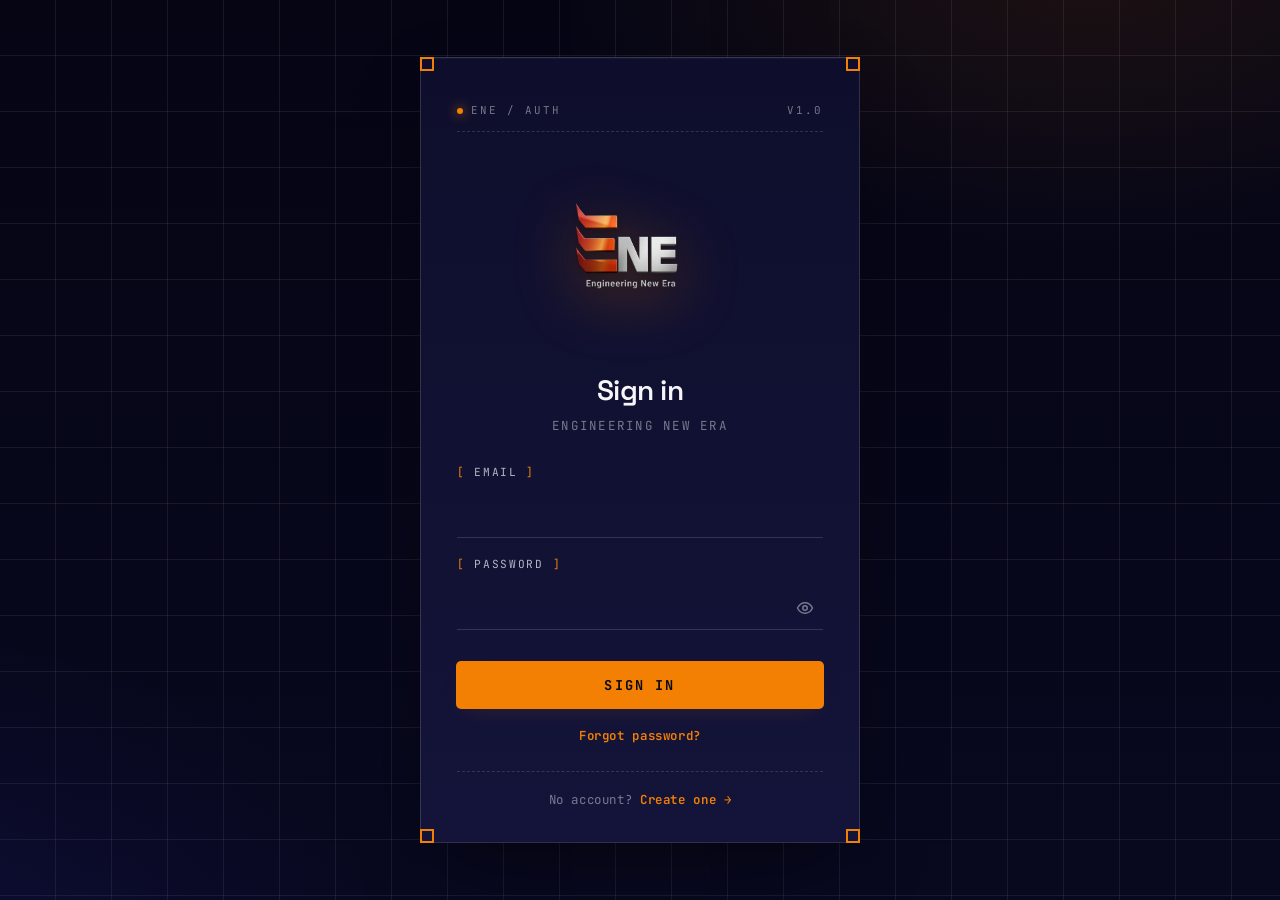
<file: ene-website/course.html>
<!DOCTYPE html>
<html lang="en">
<head>
  <meta charset="UTF-8" />
  <meta name="viewport" content="width=device-width, initial-scale=1.0" />
  <meta http-equiv="Cache-Control" content="no-cache, no-store, must-revalidate">
  <meta http-equiv="Pragma" content="no-cache">
  <meta http-equiv="Expires" content="0">
  <title>Course — ENE</title>
  <meta name="description" content="Your ENE course — lessons, progress, video content.">
  <meta name="robots" content="noindex">
  <script src="assets/config.js?v=1776533472"></script>
  <script src="assets/sanitize.js?v=1776533472"></script>
  <script src="assets/api.js?v=1776533472"></script>
  <link rel="icon" href="data:image/svg+xml,%3Csvg xmlns='http://www.w3.org/2000/svg' viewBox='0 0 64 64'%3E%3Crect width='64' height='64' rx='14' fill='%23f48003'/%3E%3Ctext x='50%25' y='54%25' font-family='-apple-system,Inter,sans-serif' font-size='34' font-weight='800' text-anchor='middle' dominant-baseline='middle' fill='%230a0a14'%3EE%3C/text%3E%3C/svg%3E">
  <link rel="preconnect" href="https://fonts.googleapis.com">
  <link rel="preconnect" href="https://fonts.gstatic.com" crossorigin>
  <link href="https://fonts.googleapis.com/css2?family=Inter:wght@400;500;600;700&family=JetBrains+Mono:wght@400;500;600&family=Space+Grotesk:wght@500;600;700&display=swap" rel="stylesheet">
  <style>
    *, *::before, *::after { margin: 0; padding: 0; box-sizing: border-box; }
    :root {
      --bg-0: #050514;
      --bg-1: #08081f;
      --surface: #0e0e2c;
      --surface-2: #14143a;
      --line: rgba(255, 255, 255, 0.07);
      --line-2: rgba(255, 255, 255, 0.14);
      --accent: #f48003;
      --accent-2: #ff9a2e;
      --accent-soft: rgba(244, 128, 3, 0.18);
      --green: #4ade80;
      --green-soft: rgba(74, 222, 128, 0.14);
      --text: #f5f5fa;
      --text-soft: rgba(245, 245, 250, 0.78);
      --text-muted: rgba(245, 245, 250, 0.52);
      --text-dim: rgba(245, 245, 250, 0.35);
      --error: #ff7a7a;
      --sidebar-w: 340px;
    }
    html { color-scheme: dark; }
    body {
      font-family: 'Inter', system-ui, -apple-system, sans-serif;
      background-color: var(--bg-0);
      background-image:
        radial-gradient(900px 500px at 95% 0%, rgba(244, 128, 3, 0.05), transparent 60%),
        radial-gradient(900px 600px at -10% 100%, rgba(50, 50, 200, 0.10), transparent 60%),
        linear-gradient(180deg, var(--bg-0), var(--bg-1));
      background-attachment: fixed;
      color: var(--text);
      min-height: 100vh;
      line-height: 1.55;
      -webkit-font-smoothing: antialiased;
      -moz-osx-font-smoothing: grayscale;
    }
    h1, h2, h3 { font-family: 'Space Grotesk', sans-serif; letter-spacing: -0.01em; }
    a { color: inherit; text-decoration: none; }
    button { font-family: inherit; }

    /* ── Top navbar ─────────────────────────────────────────── */
    .navbar {
      position: sticky;
      top: 0;
      z-index: 30;
      background: rgba(8, 8, 31, 0.78);
      -webkit-backdrop-filter: blur(14px) saturate(140%);
      backdrop-filter: blur(14px) saturate(140%);
      border-bottom: 1px solid var(--line-2);
      padding: 10px 28px;
      display: flex;
      align-items: center;
      gap: 16px;
    }
    .brand {
      display: inline-flex;
      align-items: center;
      gap: 10px;
      transition: transform 0.3s cubic-bezier(0.16, 1, 0.3, 1);
    }
    .brand img {
      height: 76px;
      width: auto;
      display: block;
      filter: drop-shadow(0 10px 26px rgba(244, 128, 3, 0.38)) drop-shadow(0 2px 4px rgba(0, 0, 0, 0.4));
      transition: filter 0.3s, transform 0.3s cubic-bezier(0.16, 1, 0.3, 1);
    }
    .brand:hover img {
      transform: scale(1.04);
      filter: drop-shadow(0 14px 32px rgba(244, 128, 3, 0.48)) drop-shadow(0 2px 4px rgba(0, 0, 0, 0.4));
    }
    .crumb {
      font-family: 'JetBrains Mono', monospace;
      font-size: 0.7rem;
      letter-spacing: 0.16em;
      text-transform: uppercase;
      color: var(--text-muted);
      padding: 4px 10px;
      border-left: 1px solid var(--line-2);
      margin-left: 4px;
    }
    .crumb a:hover { color: var(--accent); }
    .nav-spacer { flex: 1; }
    .back-link {
      display: inline-flex;
      align-items: center;
      gap: 6px;
      padding: 8px 14px;
      border: 1px solid var(--line-2);
      border-radius: 6px;
      font-family: 'JetBrains Mono', monospace;
      font-size: 0.74rem;
      font-weight: 600;
      letter-spacing: 0.12em;
      text-transform: uppercase;
      color: var(--text-soft);
      transition: border-color 200ms, color 200ms, background-color 200ms;
    }
    .back-link:hover {
      border-color: var(--accent);
      color: var(--accent);
      background: rgba(244, 128, 3, 0.06);
    }

    /* ── Two-pane layout ──────────────────────────────────────
       96px navbar = 10px pad + 76px logo + 10px pad */
    .layout {
      display: grid;
      grid-template-columns: var(--sidebar-w) 1fr;
      min-height: calc(100vh - 96px);
    }

    /* ── Sidebar (lessons list) ─────────────────────────────── */
    .sidebar {
      border-right: 1px solid var(--line-2);
      background: rgba(14, 14, 44, 0.55);
      -webkit-backdrop-filter: blur(8px);
      backdrop-filter: blur(8px);
      padding: 22px 18px 28px;
      overflow-y: auto;
      max-height: calc(100vh - 96px);
      position: sticky;
      top: 96px;
    }
    .course-meta-box {
      padding-bottom: 18px;
      border-bottom: 1px dashed var(--line-2);
      margin-bottom: 16px;
    }
    .course-cat {
      font-family: 'JetBrains Mono', monospace;
      font-size: 0.66rem;
      letter-spacing: 0.18em;
      text-transform: uppercase;
      color: var(--accent);
      margin-bottom: 6px;
    }
    .course-name {
      font-size: 1.15rem;
      font-weight: 600;
      line-height: 1.3;
      margin-bottom: 6px;
    }
    .course-instructor-side {
      font-size: 0.82rem;
      color: var(--text-muted);
      margin-bottom: 16px;
    }
    .progress-summary {
      display: flex;
      justify-content: space-between;
      align-items: center;
      font-family: 'JetBrains Mono', monospace;
      font-size: 0.72rem;
      color: var(--text-muted);
      letter-spacing: 0.08em;
      margin-bottom: 8px;
    }
    .progress-summary strong { color: var(--accent); font-weight: 700; }
    .progress-bar {
      width: 100%;
      height: 6px;
      background: rgba(255, 255, 255, 0.06);
      border-radius: 999px;
      overflow: hidden;
    }
    .progress-fill {
      height: 100%;
      width: 0%;
      background: linear-gradient(90deg, var(--accent), var(--accent-2));
      border-radius: 999px;
      transition: width 600ms cubic-bezier(0.2, 0.8, 0.2, 1);
      box-shadow: 0 0 12px var(--accent-soft);
    }

    .lesson-section-label {
      font-family: 'JetBrains Mono', monospace;
      font-size: 0.62rem;
      letter-spacing: 0.18em;
      text-transform: uppercase;
      color: var(--text-dim);
      padding: 6px 10px;
      margin-top: 8px;
    }
    .lesson-list {
      list-style: none;
      display: flex;
      flex-direction: column;
      gap: 2px;
    }
    .lesson-row {
      display: grid;
      grid-template-columns: 28px 1fr auto;
      gap: 10px;
      align-items: center;
      padding: 11px 10px;
      border-radius: 8px;
      cursor: pointer;
      color: var(--text-soft);
      transition: background-color 150ms, color 150ms;
      border: 1px solid transparent;
    }
    .lesson-row:hover { background: rgba(255, 255, 255, 0.04); }
    .lesson-row.active {
      background: linear-gradient(90deg, rgba(244, 128, 3, 0.22), rgba(244, 128, 3, 0.10));
      color: var(--accent);
      border-color: rgba(244, 128, 3, 0.42);
      box-shadow: inset 3px 0 0 var(--accent);
    }
    .lesson-row.active .lesson-text .lesson-title { font-weight: 600; }
    .lesson-check {
      width: 20px;
      height: 20px;
      border-radius: 50%;
      border: 1.5px solid var(--line-2);
      display: inline-flex;
      align-items: center;
      justify-content: center;
      flex-shrink: 0;
      transition: border-color 150ms, background-color 150ms;
    }
    .lesson-check svg { width: 12px; height: 12px; opacity: 0; transition: opacity 150ms; }
    .lesson-row.completed .lesson-check {
      background: var(--green);
      border-color: var(--green);
      color: #0a0a14;
    }
    .lesson-row.completed .lesson-check svg { opacity: 1; }
    .lesson-row.active .lesson-check { border-color: var(--accent); }
    .lesson-text {
      font-size: 0.9rem;
      line-height: 1.4;
      min-width: 0;
    }
    .lesson-text .lesson-title {
      font-weight: 500;
      display: -webkit-box;
      -webkit-line-clamp: 2;
      line-clamp: 2;
      -webkit-box-orient: vertical;
      overflow: hidden;
      word-break: break-word;
    }
    .lesson-meta {
      font-family: 'JetBrains Mono', monospace;
      font-size: 0.7rem;
      color: var(--text-dim);
      flex-shrink: 0;
    }

    /* ── Main lesson area ───────────────────────────────────── */
    .main {
      padding: 32px 36px 60px;
      max-width: 960px;
    }
    .lesson-header {
      display: flex;
      justify-content: space-between;
      align-items: flex-start;
      gap: 20px;
      margin-bottom: 22px;
      flex-wrap: wrap;
    }
    .lesson-eyebrow {
      font-family: 'JetBrains Mono', monospace;
      font-size: 0.72rem;
      letter-spacing: 0.16em;
      text-transform: uppercase;
      color: var(--accent);
      margin-bottom: 8px;
    }
    .lesson-h1 {
      font-size: clamp(1.5rem, 2.6vw, 1.95rem);
      font-weight: 600;
      margin-bottom: 6px;
    }
    .lesson-sub {
      color: var(--text-muted);
      font-size: 0.9rem;
    }

    /* ── Video player ───────────────────────────────────────── */
    .video-wrap {
      position: relative;
      aspect-ratio: 16 / 9;
      background: #000;
      border: 1px solid var(--line-2);
      border-radius: 12px;
      overflow: hidden;
      box-shadow: 0 24px 60px -28px rgba(0, 0, 0, 0.55);
      margin-bottom: 24px;
    }
    .video-wrap iframe,
    .video-wrap video {
      position: absolute;
      inset: 0;
      width: 100%;
      height: 100%;
      border: 0;
    }
    .video-placeholder {
      position: absolute;
      inset: 0;
      display: flex;
      flex-direction: column;
      align-items: center;
      justify-content: center;
      gap: 14px;
      background:
        radial-gradient(circle at 50% 35%, rgba(244, 128, 3, 0.08), transparent 60%),
        linear-gradient(180deg, var(--surface), #050514);
      color: var(--text-muted);
      font-family: 'JetBrains Mono', monospace;
      font-size: 0.85rem;
      letter-spacing: 0.06em;
    }
    .video-placeholder .play-icon {
      width: 64px;
      height: 64px;
      border-radius: 50%;
      background: rgba(244, 128, 3, 0.12);
      border: 1px solid var(--accent-soft);
      display: inline-flex;
      align-items: center;
      justify-content: center;
      color: var(--accent);
    }
    .video-placeholder .play-icon svg { width: 24px; height: 24px; margin-left: 3px; }

    /* ── Lesson content + actions ───────────────────────────── */
    .content-card {
      background: linear-gradient(180deg, var(--surface), var(--surface-2));
      border: 1px solid var(--line-2);
      border-radius: 12px;
      padding: 26px 28px;
      margin-bottom: 20px;
    }
    .content-card h2 {
      font-family: 'JetBrains Mono', monospace;
      font-size: 0.72rem;
      color: var(--accent);
      letter-spacing: 0.18em;
      text-transform: uppercase;
      margin-bottom: 14px;
      padding-bottom: 12px;
      border-bottom: 1px dashed var(--line-2);
      font-weight: 600;
    }
    .content-card h2::before { content: "// "; opacity: 0.6; }
    .content-card .lesson-content {
      font-size: 0.98rem;
      line-height: 1.75;
      color: rgba(245, 245, 250, 0.88);
      white-space: pre-wrap;
      word-wrap: break-word;
    }
    .content-card .lesson-content em {
      color: var(--text-muted);
      font-style: italic;
      display: block;
      padding: 6px 0;
    }

    .actions-row {
      display: flex;
      gap: 12px;
      align-items: center;
      flex-wrap: wrap;
    }
    .btn-primary {
      padding: 13px 22px;
      border: none;
      background: var(--accent);
      color: #0a0a14;
      border-radius: 8px;
      font-family: 'JetBrains Mono', monospace;
      font-size: 0.78rem;
      font-weight: 700;
      letter-spacing: 0.14em;
      text-transform: uppercase;
      cursor: pointer;
      transition: background-color 200ms, box-shadow 200ms, transform 100ms;
      box-shadow: 0 0 0 1px var(--accent), 0 8px 24px -10px var(--accent-soft);
      display: inline-flex;
      align-items: center;
      gap: 8px;
    }
    .btn-primary:hover:not(:disabled) {
      background: var(--accent-2);
      box-shadow: 0 0 0 1px var(--accent-2), 0 12px 28px -10px rgba(244, 128, 3, 0.55);
    }
    .btn-primary:active:not(:disabled) { transform: translateY(1px); }
    .btn-primary:focus-visible { outline: none; box-shadow: 0 0 0 3px rgba(244, 128, 3, 0.35); }
    .btn-primary:disabled { opacity: 0.55; cursor: not-allowed; }
    .btn-primary.completed {
      background: var(--green-soft);
      color: var(--green);
      box-shadow: 0 0 0 1px rgba(74, 222, 128, 0.35);
    }
    .btn-primary svg { width: 14px; height: 14px; }
    .btn-ghost {
      padding: 13px 18px;
      border: 1px solid var(--line-2);
      background: transparent;
      color: var(--text-soft);
      border-radius: 8px;
      font-family: 'JetBrains Mono', monospace;
      font-size: 0.78rem;
      font-weight: 600;
      letter-spacing: 0.14em;
      text-transform: uppercase;
      cursor: pointer;
      transition: border-color 200ms, color 200ms, background-color 200ms;
    }
    .btn-ghost:hover:not(:disabled) { border-color: var(--accent); color: var(--accent); background: rgba(244, 128, 3, 0.05); }
    .btn-ghost:disabled { opacity: 0.4; cursor: not-allowed; }

    /* ── Toast / status ─────────────────────────────────────── */
    .msg {
      padding: 12px 14px;
      border-radius: 8px;
      font-size: 0.88rem;
      margin-bottom: 18px;
      display: none;
      line-height: 1.5;
      font-family: 'JetBrains Mono', monospace;
      border-left: 3px solid var(--error);
      background: rgba(255, 90, 90, 0.08);
      color: var(--error);
    }
    .msg.show { display: block; }
    .msg.warn {
      background: rgba(244, 128, 3, 0.08);
      color: var(--accent);
      border-left-color: var(--accent);
    }
    .msg.warn a { color: var(--accent); font-weight: 600; text-decoration: underline; }
    .msg.warn a:hover { color: var(--accent-2); }
    .toast {
      position: fixed;
      bottom: 24px;
      right: 24px;
      padding: 12px 18px;
      background: var(--surface-2);
      border: 1px solid var(--accent-soft);
      border-radius: 8px;
      color: var(--text);
      font-size: 0.88rem;
      box-shadow: 0 12px 30px -10px rgba(0,0,0,0.55);
      z-index: 70;
      opacity: 0;
      transform: translateY(8px);
      transition: opacity 200ms, transform 200ms;
      pointer-events: none;
    }
    .toast.show { opacity: 1; transform: translateY(0); }
    .toast.success { border-color: rgba(74, 222, 128, 0.4); }
    .toast.error { border-color: rgba(255, 90, 90, 0.4); }

    /* ── Loading skeleton ───────────────────────────────────── */
    .skeleton {
      display: inline-block;
      min-width: 120px;
      height: 1em;
      border-radius: 3px;
      background: var(--line-2);
      color: transparent;
      animation: pulseFade 1.4s ease-in-out infinite;
    }
    @keyframes pulseFade { 0%, 100% { opacity: 0.35; } 50% { opacity: 0.75; } }
    .missing-id { padding: 40px; text-align: center; font-family: 'Inter', sans-serif; color: var(--text-soft); }
    .missing-id a { color: var(--accent); font-weight: 600; }

    /* ── Responsive ─────────────────────────────────────────── */
    @media (max-width: 900px) {
      .layout { grid-template-columns: 1fr; }
      .sidebar { position: relative; top: 0; max-height: none; border-right: none; border-bottom: 1px solid var(--line-2); }
      .main { padding: 24px 20px 50px; }
    }

    @media (prefers-reduced-motion: reduce) {
      *, *::before, *::after {
        animation-duration: 0.01ms !important;
        animation-iteration-count: 1 !important;
        transition-duration: 0.01ms !important;
      }
    }

    /* ── Phase-1 habit loop primitives ────────────────────────────── */
    /* Floating "+25 XP" burst that rises from the Complete button. */
    .xp-float {
      position: fixed;
      left: 0; top: 0;
      pointer-events: none;
      z-index: 90;
      font-family: 'Space Grotesk', sans-serif;
      font-weight: 700;
      font-size: 1.4rem;
      color: var(--ok, #15c7bc);
      text-shadow: 0 0 18px rgba(21, 199, 188, 0.55);
      opacity: 0;
      transform: translate3d(0, 0, 0);
      will-change: transform, opacity;
      animation: xpFloatKf 1100ms cubic-bezier(0.2, 0.8, 0.2, 1) forwards;
    }
    @keyframes xpFloatKf {
      0%   { opacity: 0; transform: translate3d(0, 12px, 0) scale(0.8); }
      12%  { opacity: 1; transform: translate3d(0, -4px, 0) scale(1.05); }
      70%  { opacity: 1; transform: translate3d(0, -46px, 0) scale(1); }
      100% { opacity: 0; transform: translate3d(0, -80px, 0) scale(0.92); }
    }

    /* Session-closure overlay — appears after a lesson is marked done. */
    .session-back {
      position: fixed; inset: 0;
      z-index: 95;
      background: rgba(5, 5, 20, 0.72);
      backdrop-filter: blur(8px);
      -webkit-backdrop-filter: blur(8px);
      display: flex; align-items: center; justify-content: center;
      padding: 20px;
      opacity: 0; visibility: hidden;
      transition: opacity 260ms cubic-bezier(0.2, 0.8, 0.2, 1), visibility 260ms;
    }
    .session-back.show { opacity: 1; visibility: visible; }
    .session-modal {
      position: relative;
      max-width: 440px;
      width: 100%;
      background: linear-gradient(180deg, rgba(14, 14, 44, 0.95), rgba(20, 20, 58, 0.9));
      border: 1px solid rgba(255, 255, 255, 0.1);
      border-radius: 14px;
      padding: 36px 32px 26px;
      text-align: center;
      transform: translate3d(0, 14px, 0) scale(0.96);
      transition: transform 340ms cubic-bezier(0.18, 0.9, 0.3, 1.2);
    }
    .session-back.show .session-modal { transform: translate3d(0, 0, 0) scale(1); }
    .session-modal .icon {
      width: 64px; height: 64px;
      border-radius: 50%;
      background: rgba(21, 199, 188, 0.14);
      border: 2px solid var(--ok, #15c7bc);
      display: inline-flex; align-items: center; justify-content: center;
      margin: 0 auto 16px;
    }
    .session-modal .icon svg {
      width: 32px; height: 32px;
      stroke: var(--ok, #15c7bc); fill: none;
      stroke-width: 3; stroke-linecap: round; stroke-linejoin: round;
    }
    .session-modal h2 {
      font-family: 'Space Grotesk', sans-serif;
      font-size: 1.4rem;
      font-weight: 700;
      margin-bottom: 4px;
      letter-spacing: -0.02em;
    }
    .session-modal .subtitle {
      color: var(--text-muted, rgba(245,245,250,0.45));
      font-family: 'JetBrains Mono', monospace;
      font-size: 0.68rem;
      letter-spacing: 0.2em;
      text-transform: uppercase;
      margin-bottom: 18px;
    }
    .session-stats {
      display: grid;
      grid-template-columns: repeat(3, 1fr);
      gap: 10px;
      padding: 14px;
      background: rgba(255, 255, 255, 0.03);
      border: 1px solid rgba(255, 255, 255, 0.08);
      border-radius: 10px;
      margin-bottom: 20px;
    }
    .session-stats .stat {
      display: flex; flex-direction: column; gap: 2px;
    }
    .session-stats .stat-value {
      font-family: 'Space Grotesk', sans-serif;
      font-weight: 700;
      font-size: 1.2rem;
      color: var(--text, #f5f5fa);
    }
    .session-stats .stat-value.accent { color: var(--accent, #f48003); }
    .session-stats .stat-value.teal { color: var(--ok, #15c7bc); }
    .session-stats .stat-label {
      font-family: 'JetBrains Mono', monospace;
      font-size: 0.56rem;
      letter-spacing: 0.14em;
      text-transform: uppercase;
      color: var(--text-muted, rgba(245,245,250,0.45));
    }
    .session-cta {
      display: inline-block;
      width: 100%;
      padding: 14px 18px;
      border-radius: 10px;
      background: var(--accent, #f48003);
      color: #0a0a14;
      font-weight: 700;
      font-family: 'JetBrains Mono', monospace;
      font-size: 0.82rem;
      letter-spacing: 0.16em;
      text-transform: uppercase;
      text-decoration: none;
      border: none;
      cursor: pointer;
      transition: background-color 200ms ease, transform 180ms ease;
    }
    .session-cta:hover { background: var(--accent-2, #ff9a2e); transform: translate3d(0, -1px, 0); }
    .session-skip {
      display: inline-block;
      margin-top: 10px;
      background: none; border: none;
      font-family: 'JetBrains Mono', monospace;
      font-size: 0.66rem;
      letter-spacing: 0.14em;
      text-transform: uppercase;
      color: var(--text-muted, rgba(245,245,250,0.45));
      text-decoration: underline;
      cursor: pointer;
    }
    .session-modal .streak-line {
      color: var(--accent, #f48003);
      font-family: 'JetBrains Mono', monospace;
      font-size: 0.76rem;
      letter-spacing: 0.14em;
      margin-top: 14px;
    }

    /* Level-up full-screen celebration — takes priority over session
       closure when the user crossed a level boundary on this action. */
    .levelup-back {
      position: fixed; inset: 0;
      z-index: 100;
      background: radial-gradient(circle at 50% 50%, rgba(244, 128, 3, 0.32), rgba(5, 5, 20, 0.92));
      backdrop-filter: blur(12px);
      -webkit-backdrop-filter: blur(12px);
      display: flex; align-items: center; justify-content: center;
      opacity: 0; visibility: hidden;
      transition: opacity 300ms cubic-bezier(0.2, 0.8, 0.2, 1), visibility 300ms;
    }
    .levelup-back.show { opacity: 1; visibility: visible; }
    .levelup {
      text-align: center;
      transform: scale(0.5);
      opacity: 0;
      transition: transform 520ms cubic-bezier(0.18, 0.9, 0.3, 1.2), opacity 320ms;
    }
    .levelup-back.show .levelup { transform: scale(1); opacity: 1; }
    .levelup .eyebrow {
      font-family: 'JetBrains Mono', monospace;
      font-size: 0.8rem;
      letter-spacing: 0.32em;
      text-transform: uppercase;
      color: var(--accent, #f48003);
      margin-bottom: 14px;
    }
    .levelup .number {
      font-family: 'Space Grotesk', sans-serif;
      font-size: clamp(5rem, 18vw, 10rem);
      font-weight: 800;
      line-height: 1;
      color: var(--text, #f5f5fa);
      letter-spacing: -0.04em;
      text-shadow: 0 14px 44px rgba(244, 128, 3, 0.6);
    }
    .levelup .sub {
      font-family: 'Space Grotesk', sans-serif;
      font-weight: 700;
      font-size: 1.4rem;
      margin-top: 12px;
    }
    .levelup .sub .accent { color: var(--accent, #f48003); }
    .levelup .tap {
      margin-top: 28px;
      font-family: 'JetBrains Mono', monospace;
      font-size: 0.7rem;
      letter-spacing: 0.2em;
      text-transform: uppercase;
      color: var(--text-muted, rgba(245,245,250,0.45));
    }
  </style>
  <script>
    api.requireAuth();
  </script>
</head>
<body>
  <a class="skip-link" href="#main-content">Skip to content</a>
  <style>.skip-link{position:absolute;left:-9999px;top:8px;z-index:99999;background:#f48003;color:#0a0a14;padding:10px 18px;border-radius:8px;font-family:system-ui,sans-serif;font-weight:700;font-size:.8rem;text-decoration:none}.skip-link:focus{left:12px}</style>

  <header class="navbar">
    <a href="dashboard.html" class="brand" aria-label="ENE — back to dashboard">
      <img src="assets/logo.png" alt="ENE — Engineering New Era">
    </a>
    <span id="crumbCourse" hidden></span>
    <div class="nav-spacer"></div>
    <a href="dashboard.html" class="back-link">← Back to dashboard</a>
  </header>

  <div class="layout">

    <!-- Sidebar: course meta + lessons list -->
    <aside class="sidebar" aria-label="Course lessons">
      <div class="course-meta-box">
        <div class="course-cat" id="courseCat">Loading…</div>
        <h2 class="course-name skeleton" id="courseName">Loading course</h2>
        <p class="course-instructor-side skeleton" id="courseInstructor">Instructor</p>
        <div class="progress-summary">
          <span><strong id="progressPct">0%</strong> complete</span>
          <span id="progressCount">0 / 0 lessons</span>
        </div>
        <div class="progress-bar"><div class="progress-fill" id="progressFill"></div></div>
      </div>

      <div class="lesson-section-label">Lessons</div>
      <ul class="lesson-list" id="lessonList" aria-live="polite">
        <li class="lesson-row"><span class="lesson-check"></span><span class="lesson-text"><span class="lesson-title skeleton">Loading lessons…</span></span></li>
      </ul>
    </aside>

    <!-- Main lesson view -->
    <main class="main" id="main-content" tabindex="-1">
      <div id="msg" class="msg" role="alert" aria-live="polite"></div>

      <div class="lesson-header">
        <div>
          <div class="lesson-eyebrow" id="lessonEyebrow">Lesson</div>
          <h1 class="lesson-h1 skeleton" id="lessonTitle">Select a lesson</h1>
          <p class="lesson-sub" id="lessonSub">Pick any lesson from the list to begin.</p>
        </div>
      </div>

      <div class="video-wrap" id="videoWrap">
        <div class="video-placeholder" id="videoPlaceholder">
          <span class="play-icon" aria-hidden="true">
            <svg viewBox="0 0 24 24" fill="currentColor"><polygon points="5 3 19 12 5 21 5 3"/></svg>
          </span>
          <span>Select a lesson to start</span>
        </div>
      </div>

      <section class="content-card" id="contentCard">
        <h2>Lesson notes</h2>
        <div class="lesson-content" id="lessonContent"><em>Lesson content will appear here.</em></div>
      </section>

      <div class="actions-row">
        <button type="button" class="btn-primary" id="completeBtn" disabled>
          <svg viewBox="0 0 24 24" fill="none" stroke="currentColor" stroke-width="2.5" stroke-linecap="round" stroke-linejoin="round" aria-hidden="true"><polyline points="20 6 9 17 4 12"/></svg>
          Mark as complete
        </button>
        <button type="button" class="btn-ghost" id="prevBtn" disabled>← Previous</button>
        <button type="button" class="btn-ghost" id="nextBtn" disabled>Next →</button>
      </div>
    </main>
  </div>

  <script>
    // ── State ────────────────────────────────────────────────
    const params = new URLSearchParams(window.location.search);
    const courseId = params.get('id');

    let course = null;
    let lessons = [];
    let completedSet = new Set();
    let activeIdx = -1;

    if (!courseId) {
      document.body.innerHTML = '<main style="min-height:100vh;display:flex;align-items:center;justify-content:center;padding:32px;"><section style="position:relative;max-width:460px;width:100%;background:linear-gradient(180deg,#0e0e2c,#14143a);border:1px solid rgba(255,255,255,0.14);border-radius:6px;padding:48px 36px;text-align:center;"><span style="position:absolute;top:-1px;left:-1px;width:14px;height:14px;border:2px solid #f48003;border-right:none;border-bottom:none;"></span><span style="position:absolute;top:-1px;right:-1px;width:14px;height:14px;border:2px solid #f48003;border-left:none;border-bottom:none;"></span><span style="position:absolute;bottom:-1px;left:-1px;width:14px;height:14px;border:2px solid #f48003;border-right:none;border-top:none;"></span><span style="position:absolute;bottom:-1px;right:-1px;width:14px;height:14px;border:2px solid #f48003;border-left:none;border-top:none;"></span><div style="font-family:\'JetBrains Mono\',monospace;font-size:.68rem;letter-spacing:.22em;text-transform:uppercase;color:#ff7a7a;margin-bottom:14px;"><span style="display:inline-block;width:6px;height:6px;border-radius:50%;background:#ff7a7a;margin-right:8px;vertical-align:middle;"></span>Missing course id</div><h1 style="font-family:\'Space Grotesk\',sans-serif;font-weight:600;font-size:1.5rem;letter-spacing:-0.02em;margin-bottom:10px;color:#f5f5fa;">This lesson link is incomplete</h1><p style="color:rgba(245,245,250,0.55);font-size:.92rem;margin-bottom:24px;">Head back to your dashboard to pick a course.</p><a href="dashboard.html" style="display:inline-block;background:#f48003;color:#0a0a14;padding:13px 26px;border-radius:4px;font-family:\'JetBrains Mono\',monospace;font-weight:700;font-size:.8rem;letter-spacing:.16em;text-transform:uppercase;text-decoration:none;">Back to dashboard →</a></section></main>';
      throw new Error('No course id');
    }

    // ── Helpers ──────────────────────────────────────────────
    const $ = (id) => document.getElementById(id);
    const msg = $('msg');

    function escapeHtml(str) {
      return String(str ?? '')
        .replace(/&/g, '&amp;')
        .replace(/</g, '&lt;')
        .replace(/>/g, '&gt;')
        .replace(/"/g, '&quot;')
        .replace(/'/g, '&#39;');
    }

    function showToast(text, kind) {
      let el = document.getElementById('toast');
      if (!el) {
        el = document.createElement('div');
        el.id = 'toast';
        el.className = 'toast';
        el.setAttribute('role', 'status');
        document.body.appendChild(el);
      }
      el.textContent = text;
      el.className = 'toast show ' + (kind || '');
      clearTimeout(el._hide);
      el._hide = setTimeout(() => { el.className = 'toast ' + (kind || ''); }, 2400);
    }

    /**
     * Convert common video URLs to an embeddable form.
     * Supports raw YouTube, youtu.be, Vimeo. Falls back to <video src=...>.
     */
    function renderVideo(url) {
      const wrap = $('videoWrap');
      if (!url) {
        wrap.innerHTML = `
          <div class="video-placeholder">
            <span class="play-icon" aria-hidden="true">
              <svg viewBox="0 0 24 24" fill="currentColor"><polygon points="5 3 19 12 5 21 5 3"/></svg>
            </span>
            <span>Video coming soon</span>
          </div>`;
        return;
      }
      // Parse + allowlist before rendering. The backend already validates
      // videoUrl, but defence-in-depth: drop anything that isn't https: and
      // on a known video host before it reaches an <iframe src=> or <video src=>.
      const ALLOWED_HOSTS = ['youtube.com', 'www.youtube.com', 'm.youtube.com',
        'youtu.be', 'vimeo.com', 'www.vimeo.com', 'player.vimeo.com'];
      let u;
      try { u = new URL(url); } catch (_) { u = null; }
      if (!u || (u.protocol !== 'https:' && u.protocol !== 'http:') ||
          !ALLOWED_HOSTS.includes(u.hostname)) {
        wrap.innerHTML = `
          <div class="video-placeholder">
            <span>Video unavailable</span>
          </div>`;
        return;
      }

      let embed = u.href;
      if (u.hostname.includes('youtube.com')) {
        const v = u.searchParams.get('v');
        if (v) embed = `https://www.youtube.com/embed/${encodeURIComponent(v)}`;
      } else if (u.hostname === 'youtu.be') {
        const id = u.pathname.replace(/^\//, '');
        if (id) embed = `https://www.youtube.com/embed/${encodeURIComponent(id)}`;
      } else if (u.hostname.includes('vimeo.com')) {
        const id = u.pathname.split('/').filter(Boolean)[0];
        if (id) embed = `https://player.vimeo.com/video/${encodeURIComponent(id)}`;
      }

      const isFile = /\.(mp4|webm|ogg|mov)(\?|$)/i.test(embed);
      if (isFile) {
        wrap.innerHTML = `<video src="${escapeHtml(embed)}" controls preload="metadata"></video>`;
      } else {
        // IMPORTANT: `allow-scripts allow-same-origin` in combination lets the
        // iframe escape the sandbox against our origin. This is acceptable
        // ONLY because the src is locked to the ALLOWED_HOSTS list above
        // (YouTube + Vimeo). If you ever add a host to that list, verify
        // the host is trustworthy enough to run inside our security context.
        // Never allow user-submitted video hosts without revisiting this.
        wrap.innerHTML = `<iframe src="${escapeHtml(embed)}" allow="accelerometer; autoplay; clipboard-write; encrypted-media; gyroscope; picture-in-picture; web-share" allowfullscreen sandbox="allow-scripts allow-same-origin allow-presentation"></iframe>`;
      }
    }

    function renderLessonList() {
      const list = $('lessonList');
      if (!lessons.length) {
        list.innerHTML = `<li class="lesson-row"><span class="lesson-check"></span><span class="lesson-text">No lessons in this course yet.</span></li>`;
        return;
      }
      list.innerHTML = lessons.map((l, i) => {
        const done = completedSet.has(l._id);
        const active = i === activeIdx;
        const cls = ['lesson-row'];
        if (done) cls.push('completed');
        if (active) cls.push('active');
        return `
          <li class="${cls.join(' ')}" data-idx="${i}" role="button" tabindex="0">
            <span class="lesson-check" aria-hidden="true">
              <svg viewBox="0 0 24 24" fill="none" stroke="currentColor" stroke-width="3" stroke-linecap="round" stroke-linejoin="round"><polyline points="20 6 9 17 4 12"/></svg>
            </span>
            <span class="lesson-text">
              <span class="lesson-title">${escapeHtml(`${i + 1}. ${l.title}`)}</span>
            </span>
            <span class="lesson-meta">${escapeHtml(l.duration || '')}</span>
          </li>`;
      }).join('');
    }

    function selectLesson(i) {
      if (i < 0 || i >= lessons.length) return;
      activeIdx = i;
      const l = lessons[i];
      $('lessonEyebrow').textContent = `Lesson ${i + 1} of ${lessons.length}`;
      const titleEl = $('lessonTitle');
      titleEl.textContent = l.title;
      titleEl.classList.remove('skeleton');
      $('lessonSub').textContent = l.duration ? `${l.duration} · ${course.title}` : course.title;
      const contentEl = $('lessonContent');
      contentEl.innerHTML = l.content ? escapeHtml(l.content) : '<em>No notes for this lesson yet.</em>';
      renderVideo(l.videoUrl);

      // Buttons
      const completed = completedSet.has(l._id);
      const btn = $('completeBtn');
      btn.disabled = false;
      if (completed) {
        btn.classList.add('completed');
        btn.innerHTML = '<svg viewBox="0 0 24 24" fill="none" stroke="currentColor" stroke-width="2.5" stroke-linecap="round" stroke-linejoin="round"><polyline points="20 6 9 17 4 12"/></svg> Completed — click to undo';
      } else {
        btn.classList.remove('completed');
        btn.innerHTML = '<svg viewBox="0 0 24 24" fill="none" stroke="currentColor" stroke-width="2.5" stroke-linecap="round" stroke-linejoin="round"><polyline points="20 6 9 17 4 12"/></svg> Mark as complete';
      }
      $('prevBtn').disabled = i === 0;
      $('nextBtn').disabled = i === lessons.length - 1;

      renderLessonList();

      // Update URL hash so refresh keeps the active lesson
      history.replaceState(null, '', `?id=${courseId}#${l._id}`);
    }

    function updateProgressUI(pct, count, total) {
      $('progressPct').textContent = `${pct}%`;
      $('progressCount').textContent = `${count} / ${total} lessons`;
      requestAnimationFrame(() => { $('progressFill').style.width = pct + '%'; });
    }

    /**
     * Spawn a floating "+N XP" burst at the given screen position.
     * Removes itself when the animation finishes — zero leaks.
     */
    function spawnXpFloat(x, y, xpAmount) {
      if (!xpAmount || xpAmount <= 0) return;
      if (window.matchMedia('(prefers-reduced-motion: reduce)').matches) return;
      const el = document.createElement('div');
      el.className = 'xp-float';
      el.textContent = '+' + xpAmount + ' XP';
      el.style.left = (x - 40) + 'px';
      el.style.top  = (y - 20) + 'px';
      document.body.appendChild(el);
      el.addEventListener('animationend', () => el.remove(), { once: true });
    }

    /**
     * Show the level-up takeover. One click / Escape / 3s auto-dismiss.
     * Built lazily so the DOM stays clean for users who never level up.
     */
    function showLevelUp(newLevel) {
      let back = document.getElementById('levelupBack');
      if (!back) {
        back = document.createElement('div');
        back.id = 'levelupBack';
        back.className = 'levelup-back';
        back.innerHTML =
          '<div class="levelup">' +
            '<div class="eyebrow">Level up</div>' +
            '<div class="number" id="levelupNumber">—</div>' +
            '<div class="sub">You reached <span class="accent" id="levelupAccent">Level —</span></div>' +
            '<div class="tap">Tap anywhere to continue</div>' +
          '</div>';
        document.body.appendChild(back);
        const close = () => back.classList.remove('show');
        back.addEventListener('click', close);
        document.addEventListener('keydown', (e) => {
          if (e.key === 'Escape' && back.classList.contains('show')) close();
        });
      }
      document.getElementById('levelupNumber').textContent = newLevel;
      document.getElementById('levelupAccent').textContent = 'Level ' + newLevel;
      requestAnimationFrame(() => back.classList.add('show'));
      // Auto-dismiss after 3.2s so the user isn't trapped. If the session
      // closure needs to follow, it queues behind this.
      setTimeout(() => back.classList.remove('show'), 3200);
    }

    /**
     * Session closure — shown after a lesson completes. Anchors the
     * user in their progress + nudges the return ("come back tomorrow").
     */
    function showSessionClosure(state, courseTitle, progressPct, nextLessonIdx) {
      let back = document.getElementById('sessionBack');
      if (!back) {
        back = document.createElement('div');
        back.id = 'sessionBack';
        back.className = 'session-back';
        back.innerHTML =
          '<div class="session-modal">' +
            '<div class="icon"><svg viewBox="0 0 24 24" aria-hidden="true"><path d="M4 12l5 5 11-11"/></svg></div>' +
            '<h2 id="scTitle">Lesson complete</h2>' +
            '<div class="subtitle" id="scSubtitle">—</div>' +
            '<div class="session-stats">' +
              '<div class="stat"><span class="stat-value teal" id="scXp">—</span><span class="stat-label">XP gained</span></div>' +
              '<div class="stat"><span class="stat-value accent" id="scStreak">—</span><span class="stat-label">Day streak</span></div>' +
              '<div class="stat"><span class="stat-value" id="scPct">—</span><span class="stat-label">Course progress</span></div>' +
            '</div>' +
            '<button type="button" class="session-cta" id="scCta">—</button>' +
            '<div class="streak-line" id="scStreakLine" hidden></div>' +
            '<button type="button" class="session-skip" id="scSkip">Close</button>' +
          '</div>';
        document.body.appendChild(back);
        back.addEventListener('click', (e) => {
          if (e.target === back) back.classList.remove('show');
        });
        document.addEventListener('keydown', (e) => {
          if (e.key === 'Escape' && back.classList.contains('show')) back.classList.remove('show');
        });
      }
      document.getElementById('scTitle').textContent = state.courseCompleted
        ? "You've finished the course"
        : 'Lesson complete';
      document.getElementById('scSubtitle').textContent = courseTitle || '';
      document.getElementById('scXp').textContent = '+' + (state.xpDelta || 0);
      document.getElementById('scStreak').textContent = (state.streakDays || 0);
      document.getElementById('scPct').textContent = (progressPct || 0) + '%';

      const streakLine = document.getElementById('scStreakLine');
      if (state.streakDays >= 2) {
        streakLine.textContent = state.freezeUsed
          ? '🔥 Streak freeze saved yesterday — keep it going'
          : '🔥 Come back tomorrow to keep your ' + state.streakDays + '-day streak';
        streakLine.hidden = false;
      } else {
        streakLine.hidden = true;
      }

      const cta = document.getElementById('scCta');
      // Next lesson? Primary CTA = advance. Else go back to dashboard.
      if (nextLessonIdx !== null && nextLessonIdx !== undefined && nextLessonIdx < lessons.length) {
        cta.textContent = 'Start next lesson →';
        cta.onclick = () => {
          back.classList.remove('show');
          selectLesson(nextLessonIdx);
        };
      } else {
        cta.textContent = 'Back to dashboard →';
        cta.onclick = () => { window.location.href = 'dashboard.html'; };
      }
      document.getElementById('scSkip').onclick = () => back.classList.remove('show');

      requestAnimationFrame(() => back.classList.add('show'));
    }

    async function toggleComplete() {
      const l = lessons[activeIdx];
      if (!l) return;
      const wasComplete = completedSet.has(l._id);
      const path = `/lessons/${l._id}/${wasComplete ? 'uncomplete' : 'complete'}`;
      const btn = $('completeBtn');
      btn.disabled = true;
      try {
        const { ok, status, body: data } = await api.post(path);
        if (status === 401) {
          window.location.href = 'login.html';
          return;
        }
        if (status === 403) {
          showToast('Enroll in this course first', 'error');
          btn.disabled = false;
          return;
        }
        if (!ok || !data.success) {
          showToast((data && data.message) || 'Could not update progress', 'error');
          btn.disabled = false;
          return;
        }
        if (wasComplete) {
          completedSet.delete(l._id);
        } else {
          completedSet.add(l._id);
        }
        const total = lessons.length;
        const count = completedSet.size;
        updateProgressUI(data.data.progress, count, total);

        // ── Phase-1 habit loop feedback ──────────────────────────
        // `data.data.gamification` carries the award result. Only
        // present on a fresh completion (not on mark-incomplete or
        // re-complete), so we check existence before animating.
        const gstate = data.data.gamification;
        if (gstate && !wasComplete) {
          // Floating +XP burst from the Complete button.
          const r = btn.getBoundingClientRect();
          spawnXpFloat(r.left + r.width / 2, r.top + r.height / 2 - 12, gstate.xpDelta);

          // Sequence: level-up screen first (if any) → session closure.
          const progressPct = Math.round(data.data.progress || 0);
          const nextIdx = lessons.findIndex((ls, i) => i > activeIdx && !completedSet.has(ls._id));

          if (gstate.leveledUp) {
            showLevelUp(gstate.level);
            // Queue the closure 1.8s later so it lands after the user
            // has read the level-up number.
            setTimeout(() => showSessionClosure(gstate, course && course.title, progressPct, nextIdx), 1800);
          } else {
            showSessionClosure(gstate, course && course.title, progressPct, nextIdx);
          }

          // Analytics hook.
          if (window.eneAnalytics) {
            window.eneAnalytics.track('lesson_completed', {
              courseId: courseId,
              lessonId: l._id,
              xpDelta: gstate.xpDelta,
              streakDays: gstate.streakDays,
              leveledUp: !!gstate.leveledUp,
              courseCompleted: !!gstate.courseCompleted,
            });
          }
        } else {
          showToast(wasComplete ? 'Marked as not done' : 'Lesson complete', 'success');
        }

        selectLesson(activeIdx);
      } catch (err) {
        showToast("Couldn't save your progress — try again", 'error');
        btn.disabled = false;
      }
    }

    // ── Init: fetch course + lessons + my-courses (for completed set) ──
    (async () => {
      try {
        const [courseRes, lessonsRes, myRes] = await Promise.all([
          api.get('/courses/' + courseId),
          api.get('/courses/' + courseId + '/lessons'),
          api.get('/my-courses'),
        ]);

        if (myRes.status === 401) {
          window.location.href = 'login.html';
          return;
        }
        if (courseRes.status === 404) {
          msg.textContent = 'Course not found.';
          msg.className = 'msg show';
          return;
        }

        course = (courseRes.body && courseRes.body.data) || null;
        lessons = (lessonsRes.body && lessonsRes.body.data) || [];
        const myData = myRes.body;

        // Build the completed-lessons set + enrollment for this course
        const enrollment = (myData.data || []).find(
          (e) => e.course && e.course._id === course._id
        );
        if (enrollment) {
          completedSet = new Set(enrollment.completedLessons || []);
          updateProgressUI(enrollment.progress || 0, completedSet.size, lessons.length);
        } else {
          // Not enrolled — the learning page isn't the right surface.
          // Bounce to the sales/landing page so they can convert.
          window.location.replace('course-landing.html?id=' + encodeURIComponent(courseId));
          return;
        }

        // Sidebar header
        $('crumbCourse').textContent = course.title;
        $('crumbCourse').classList.remove('skeleton');
        $('courseCat').textContent = course.category || 'Course';
        const nameEl = $('courseName');
        nameEl.textContent = course.title;
        nameEl.classList.remove('skeleton');
        const insEl = $('courseInstructor');
        insEl.textContent = `with ${course.instructor}`;
        insEl.classList.remove('skeleton');

        renderLessonList();

        // Restore active lesson from #hash if present
        const hash = window.location.hash.replace('#', '');
        const startIdx = Math.max(0, lessons.findIndex((l) => l._id === hash));
        if (lessons.length) selectLesson(startIdx === -1 ? 0 : startIdx);
        else {
          $('lessonTitle').textContent = course.title;
          $('lessonTitle').classList.remove('skeleton');
          $('lessonSub').textContent = 'No lessons published yet for this course.';
          $('lessonEyebrow').textContent = course.category || 'Course';
        }
      } catch (err) {
        msg.textContent = "We can't load this course right now. Please refresh or try again shortly.";
        msg.className = 'msg show';
      }
    })();

    // ── Wire up click handlers ────────────────────────────────
    $('lessonList').addEventListener('click', (e) => {
      const row = e.target.closest('.lesson-row[data-idx]');
      if (!row) return;
      selectLesson(Number(row.dataset.idx));
    });
    $('lessonList').addEventListener('keydown', (e) => {
      if (e.key !== 'Enter' && e.key !== ' ') return;
      const row = e.target.closest('.lesson-row[data-idx]');
      if (!row) return;
      e.preventDefault();
      selectLesson(Number(row.dataset.idx));
    });
    $('completeBtn').addEventListener('click', toggleComplete);
    $('prevBtn').addEventListener('click', () => selectLesson(activeIdx - 1));
    $('nextBtn').addEventListener('click', () => selectLesson(activeIdx + 1));
  </script>
</body>
</html>
</file>
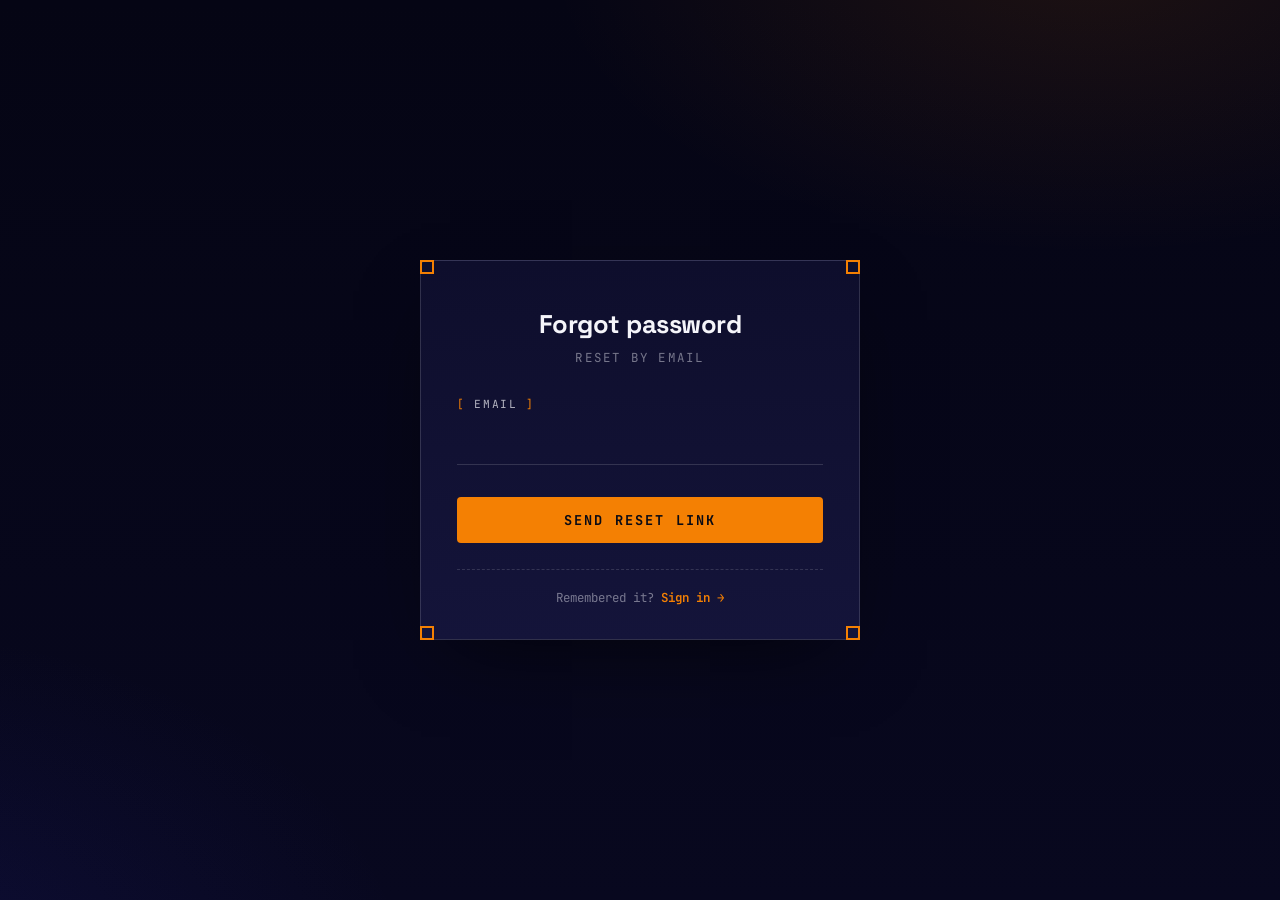
<file: ene-website/forgot-password.html>
<!DOCTYPE html>
<html lang="en">
<head>
  <meta charset="UTF-8" />
  <meta name="viewport" content="width=device-width, initial-scale=1.0" />
  <meta http-equiv="Cache-Control" content="no-cache, no-store, must-revalidate">
  <meta http-equiv="Pragma" content="no-cache">
  <meta http-equiv="Expires" content="0">
  <title>Forgot password — ENE</title>
  <meta name="robots" content="noindex">
  <link rel="icon" href="data:image/svg+xml,%3Csvg xmlns='http://www.w3.org/2000/svg' viewBox='0 0 64 64'%3E%3Crect width='64' height='64' rx='14' fill='%23f48003'/%3E%3Ctext x='50%25' y='54%25' font-family='-apple-system,Inter,sans-serif' font-size='34' font-weight='800' text-anchor='middle' dominant-baseline='middle' fill='%230a0a14'%3EE%3C/text%3E%3C/svg%3E">
  <script src="assets/config.js?v=1776533472"></script>
  <script src="assets/sanitize.js?v=1776533472"></script>
  <script src="assets/api.js?v=1776533472"></script>
  <script src="assets/patterns.js?v=1776533472"></script>
  <link rel="preconnect" href="https://fonts.googleapis.com">
  <link rel="preconnect" href="https://fonts.gstatic.com" crossorigin>
  <link href="https://fonts.googleapis.com/css2?family=Inter:wght@400;500;600&family=JetBrains+Mono:wght@400;500;600&family=Space+Grotesk:wght@500;600;700&display=swap" rel="stylesheet">
  <link rel="stylesheet" href="assets/tokens.css?v=1">
  <style>
    * { margin: 0; padding: 0; box-sizing: border-box; }
    :root {
      --bg-0: #050514; --bg-1: #08081f;
      --surface: #0e0e2c; --surface-2: #14143a;
      --line-2: rgba(255, 255, 255, 0.14);
      --accent: #f48003; --accent-2: #ff9a2e; --accent-soft: rgba(244, 128, 3, 0.18);
      --text: #f5f5fa; --text-muted: rgba(245, 245, 250, 0.45); --text-soft: rgba(245, 245, 250, 0.72);
      --error: #ff7a7a; --ok: #15c7bc;
    }
    html { color-scheme: dark; }
    body {
      font-family: 'Inter', system-ui, -apple-system, sans-serif;
      background-color: var(--bg-0);
      background-image:
        radial-gradient(900px 500px at 85% -5%, rgba(244, 128, 3, 0.10), transparent 60%),
        radial-gradient(900px 600px at -10% 110%, rgba(50, 50, 200, 0.14), transparent 60%),
        linear-gradient(180deg, var(--bg-0), var(--bg-1));
      color: var(--text);
      min-height: 100vh;
      display: flex; align-items: center; justify-content: center;
      padding: 32px 20px; line-height: 1.55;
    }
    h1 { font-family: 'Space Grotesk', sans-serif; letter-spacing: -0.02em; font-size: 1.6rem; text-align: center; margin-bottom: 4px; }
    .card {
      position: relative; width: 100%; max-width: 440px;
      background: linear-gradient(180deg, var(--surface), var(--surface-2));
      border: 1px solid var(--line-2); border-radius: 6px;
      padding: 44px 36px 32px;
      box-shadow: 0 30px 80px -30px rgba(0, 0, 0, 0.65);
    }
    .card > span.br {
      position: absolute; width: 14px; height: 14px;
      border: 2px solid var(--accent); pointer-events: none;
    }
    .br-tl { top:-1px; left:-1px; border-right:none; border-bottom:none; }
    .br-tr { top:-1px; right:-1px; border-left:none; border-bottom:none; }
    .br-bl { bottom:-1px; left:-1px; border-right:none; border-top:none; }
    .br-br { bottom:-1px; right:-1px; border-left:none; border-top:none; }
    .sub {
      color: var(--text-muted); text-align: center;
      margin-bottom: 28px; font-size: 0.78rem; letter-spacing: 0.18em;
      text-transform: uppercase; font-family: 'JetBrains Mono', monospace;
    }
    form { display: flex; flex-direction: column; gap: 18px; }
    label {
      font-family: 'JetBrains Mono', monospace;
      font-size: 0.7rem; color: var(--text-soft);
      margin-bottom: 8px; display: block;
      letter-spacing: 0.15em; text-transform: uppercase;
    }
    label::before { content: "[ "; color: var(--accent); }
    label::after  { content: " ]"; color: var(--accent); }
    input {
      width: 100%; padding: 12px 0 11px;
      background: transparent; border: none;
      border-bottom: 1px solid var(--line-2);
      color: var(--text); font-size: 1rem; font-family: inherit;
    }
    input:focus {
      outline: none; border-bottom-color: var(--accent);
      box-shadow: 0 1px 0 0 var(--accent);
    }
    button.primary {
      background: var(--accent); color: #0a0a14; border: none;
      padding: 14px; border-radius: 4px; font-weight: 700; font-size: 0.85rem;
      font-family: 'JetBrains Mono', monospace;
      letter-spacing: 0.16em; text-transform: uppercase;
      cursor: pointer; margin-top: 14px;
      transition: background-color 200ms ease;
    }
    button.primary:hover:not(:disabled) { background: var(--accent-2); }
    button.primary:disabled { opacity: 0.55; cursor: not-allowed; }
    .msg {
      padding: 11px 13px; border-radius: 4px; font-size: 0.85rem;
      margin-bottom: 16px; display: none; line-height: 1.5;
      font-family: 'JetBrains Mono', monospace;
      border-left: 3px solid transparent;
    }
    .msg.show { display: block; }
    .msg.error { background: rgba(255, 90, 90, 0.08); border-left-color: var(--error); color: var(--error); }
    .msg.ok    { background: rgba(21, 199, 188, 0.08); border-left-color: var(--ok);    color: var(--ok); }
    .alt {
      text-align: center; margin-top: 26px; padding-top: 18px;
      border-top: 1px dashed var(--line-2);
      font-size: 0.78rem; color: var(--text-muted);
      font-family: 'JetBrains Mono', monospace;
    }
    .alt a { color: var(--accent); text-decoration: none; font-weight: 600; }
    .alt a:hover { color: var(--accent-2); }
    .skip-link{position:absolute;left:-9999px;top:8px;z-index:99999;background:#f48003;color:#0a0a14;padding:10px 18px;border-radius:8px;font-family:system-ui,sans-serif;font-weight:700;font-size:.8rem;text-decoration:none}
    .skip-link:focus{left:12px}
  </style>
</head>
<body>
  <a class="skip-link" href="#main-content">Skip to content</a>
  <main class="card" id="main-content" tabindex="-1">
    <span class="br br-tl" aria-hidden="true"></span>
    <span class="br br-tr" aria-hidden="true"></span>
    <span class="br br-bl" aria-hidden="true"></span>
    <span class="br br-br" aria-hidden="true"></span>

    <h1>Forgot password</h1>
    <p class="sub">Reset by email</p>

    <div id="msg" class="msg" role="alert" aria-live="polite" data-msg></div>

    <form id="form" novalidate>
      <div>
        <label for="email">Email</label>
        <input id="email" name="email" type="email" autocomplete="email" inputmode="email" maxlength="254" spellcheck="false" required data-sanitize="email" />
      </div>
      <button type="submit" class="primary" id="btn">Send reset link</button>
    </form>

    <p class="alt">Remembered it? <a href="login.html">Sign in →</a></p>
  </main>

  <script>
    const form = document.getElementById('form');
    const msg = document.getElementById('msg');

    Patterns.ready(() => {
      const f = Patterns.form(form, {
        loadingText: 'Sending…',
        idleText: 'Send reset link',
        read: () => ({
          email: (document.getElementById('email').value || '').trim(),
        }),
        validate: ({ email }) => {
          if (!email || !/^\S+@\S+\.\S+$/.test(email)) return 'Please enter a valid email address.';
          return null;
        },
        submit: async ({ values }) => api.post('/auth/forgot-password', values),
        onSuccess: (res) => {
          // Backend always returns success to prevent enumeration.
          const text = (res && res.body && res.body.message)
            || 'If an account exists for that email, a reset link is on its way.';
          msg.textContent = text;
          msg.className = 'msg show ok';
        },
        onError: (err) => {
          const s = err && err.status;
          let text = (err && err.message) || 'Could not send reset link.';
          if (s === 429) text = 'Too many reset requests. Please try again later.';
          else if (s === 0) text = "We can't reach the service right now. Please try again in a moment.";
          f.setError(text);
        },
      });
    });
  </script>
</body>
</html>
</file>
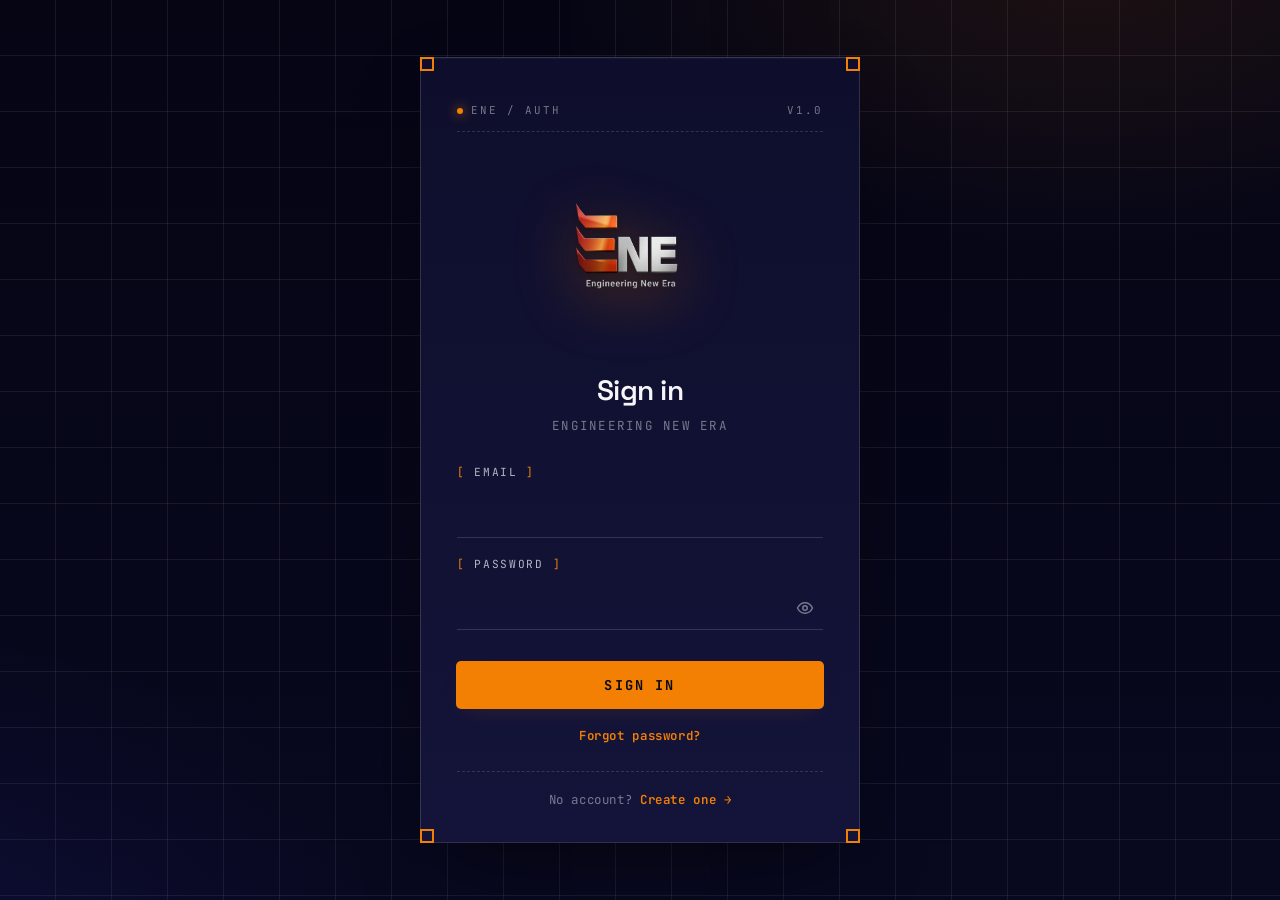
<file: ene-website/login.html>
<!DOCTYPE html>
<html lang="en">
<head>
  <meta charset="UTF-8" />
  <meta name="viewport" content="width=device-width, initial-scale=1.0" />
  <meta http-equiv="Cache-Control" content="no-cache, no-store, must-revalidate">
  <meta http-equiv="Pragma" content="no-cache">
  <meta http-equiv="Expires" content="0">
  <title>Sign in — ENE</title>
  <meta name="description" content="Sign in to ENE — continue your engineering mastery track.">
  <meta name="robots" content="noindex">
  <link rel="icon" href="data:image/svg+xml,%3Csvg xmlns='http://www.w3.org/2000/svg' viewBox='0 0 64 64'%3E%3Crect width='64' height='64' rx='14' fill='%23f48003'/%3E%3Ctext x='50%25' y='54%25' font-family='-apple-system,Inter,sans-serif' font-size='34' font-weight='800' text-anchor='middle' dominant-baseline='middle' fill='%230a0a14'%3EE%3C/text%3E%3C/svg%3E">
  <script src="assets/config.js?v=1776533472"></script>
  <script src="assets/sanitize.js?v=1776533472"></script>
  <script src="assets/api.js?v=1776533472"></script>
  <script src="assets/patterns.js?v=1776533472"></script>
  <link rel="preconnect" href="https://fonts.googleapis.com">
  <link rel="preconnect" href="https://fonts.gstatic.com" crossorigin>
  <link href="https://fonts.googleapis.com/css2?family=Inter:wght@400;500;600&family=JetBrains+Mono:wght@400;500;600&family=Space+Grotesk:wght@500;600;700&display=swap" rel="stylesheet">
  <link rel="stylesheet" href="assets/tokens.css?v=1">
  <style>
    * { margin: 0; padding: 0; box-sizing: border-box; }
    :root {
      --bg-0: #050514;
      --bg-1: #08081f;
      --surface: #0e0e2c;
      --surface-2: #14143a;
      --line: rgba(255, 255, 255, 0.07);
      --line-2: rgba(255, 255, 255, 0.14);
      --accent: #f48003;
      --accent-2: #ff9a2e;
      --accent-soft: rgba(244, 128, 3, 0.18);
      --text: #f5f5fa;
      --text-soft: rgba(245, 245, 250, 0.72);
      --text-muted: rgba(245, 245, 250, 0.45);
      --error: #ff7a7a;
      --ok: #15c7bc;
    }
    html { color-scheme: dark; }
    body {
      font-family: 'Inter', system-ui, -apple-system, sans-serif;
      background-color: var(--bg-0);
      background-image:
        radial-gradient(900px 500px at 85% -5%, rgba(244, 128, 3, 0.10), transparent 60%),
        radial-gradient(900px 600px at -10% 110%, rgba(50, 50, 200, 0.14), transparent 60%),
        linear-gradient(var(--line) 1px, transparent 1px),
        linear-gradient(90deg, var(--line) 1px, transparent 1px),
        linear-gradient(180deg, var(--bg-0), var(--bg-1));
      background-size: auto, auto, 56px 56px, 56px 56px, auto;
      background-position: 0 0, 0 0, -1px -1px, -1px -1px, 0 0;
      color: var(--text);
      min-height: 100vh;
      display: flex;
      align-items: center;
      justify-content: center;
      padding: 32px 20px;
      line-height: 1.55;
      -webkit-font-smoothing: antialiased;
      -moz-osx-font-smoothing: grayscale;
    }
    h1 { font-family: 'Space Grotesk', sans-serif; letter-spacing: -0.02em; }
    .mono { font-family: 'JetBrains Mono', ui-monospace, monospace; }

    /* ── Card with corner brackets ──────────────────────────── */
    .card {
      position: relative;
      width: 100%;
      max-width: 440px;
      background: linear-gradient(180deg, var(--surface), var(--surface-2));
      border: 1px solid var(--line-2);
      border-radius: 6px;
      padding: 44px 36px 32px;
      box-shadow:
        0 30px 80px -30px rgba(0, 0, 0, 0.65),
        inset 0 1px 0 rgba(255, 255, 255, 0.04);
      animation: lift 600ms cubic-bezier(0.2, 0.8, 0.2, 1) both;
    }
    .card::before,
    .card::after,
    .card > .br-tl,
    .card > .br-tr,
    .card > .br-bl,
    .card > .br-br {
      content: "";
      position: absolute;
      width: 14px;
      height: 14px;
      border: 2px solid var(--accent);
      pointer-events: none;
    }
    .br-tl { top: -1px; left: -1px; border-right: none; border-bottom: none; }
    .br-tr { top: -1px; right: -1px; border-left: none; border-bottom: none; }
    .br-bl { bottom: -1px; left: -1px; border-right: none; border-top: none; }
    .br-br { bottom: -1px; right: -1px; border-left: none; border-top: none; }
    .card::before, .card::after { display: none; }

    /* ── Header strip ───────────────────────────────────────── */
    .strip {
      display: flex;
      justify-content: space-between;
      align-items: center;
      font-size: 0.68rem;
      letter-spacing: 0.18em;
      text-transform: uppercase;
      color: var(--text-muted);
      margin-bottom: 28px;
      padding-bottom: 12px;
      border-bottom: 1px dashed var(--line-2);
    }
    .strip .dot {
      display: inline-block;
      width: 6px;
      height: 6px;
      border-radius: 50%;
      background: var(--accent);
      margin-right: 8px;
      box-shadow: 0 0 12px var(--accent);
      animation: pulse 2.4s ease-in-out infinite;
    }
    @keyframes pulse {
      0%, 100% { opacity: 1; }
      50% { opacity: 0.35; }
    }

    .logo {
      width: 160px;
      display: block;
      margin: 0 auto 22px;
      filter: drop-shadow(0 14px 32px rgba(244, 128, 3, 0.38)) drop-shadow(0 2px 4px rgba(0, 0, 0, 0.4));
    }

    h1 {
      font-size: 1.75rem;
      font-weight: 600;
      margin-bottom: 4px;
      text-align: center;
    }
    .sub {
      color: var(--text-muted);
      text-align: center;
      margin-bottom: 28px;
      font-size: 0.78rem;
      letter-spacing: 0.18em;
      text-transform: uppercase;
      font-family: 'JetBrains Mono', monospace;
    }

    form { display: flex; flex-direction: column; gap: 18px; }
    .field { position: relative; }
    label {
      font-family: 'JetBrains Mono', monospace;
      font-size: 0.7rem;
      color: var(--text-soft);
      margin-bottom: 8px;
      display: block;
      letter-spacing: 0.15em;
      text-transform: uppercase;
    }
    label::before { content: "[ "; color: var(--accent); }
    label::after { content: " ]"; color: var(--accent); }

    input {
      width: 100%;
      padding: 12px 0 11px;
      background: transparent;
      border: none;
      border-bottom: 1px solid var(--line-2);
      color: var(--text);
      font-size: 1rem;
      font-family: inherit;
      transition: border-color 200ms ease, box-shadow 200ms ease;
    }
    input::placeholder { color: var(--text-muted); }
    input:hover { border-bottom-color: rgba(255, 255, 255, 0.28); }
    input:focus {
      outline: none;
      border-bottom-color: var(--accent);
      box-shadow: 0 1px 0 0 var(--accent);
    }
    input[type="password"] { padding-right: 40px; }

    .toggle {
      position: absolute;
      right: 0;
      bottom: 4px;
      width: 36px;
      height: 36px;
      display: inline-flex;
      align-items: center;
      justify-content: center;
      background: transparent;
      border: none;
      cursor: pointer;
      color: var(--text-muted);
      transition: color 150ms ease;
    }
    .toggle:hover { color: var(--accent); }
    .toggle:focus-visible {
      outline: none;
      color: var(--accent);
      box-shadow: 0 0 0 2px var(--accent-soft);
      border-radius: 4px;
    }
    .toggle svg { width: 18px; height: 18px; }

    .caps {
      display: none;
      margin-top: 8px;
      padding: 6px 10px;
      font-family: 'JetBrains Mono', monospace;
      font-size: 0.68rem;
      letter-spacing: 0.12em;
      text-transform: uppercase;
      color: #ffd59e;
      background: rgba(244, 128, 3, 0.10);
      border-left: 2px solid var(--accent);
      border-radius: 2px;
    }
    .caps.show { display: flex; align-items: center; gap: 8px; }
    .caps::before {
      content: "";
      width: 6px;
      height: 6px;
      border-radius: 50%;
      background: var(--accent);
      box-shadow: 0 0 8px var(--accent);
      flex-shrink: 0;
    }

    button.primary {
      position: relative;
      background: var(--accent);
      color: #0a0a14;
      border: none;
      padding: 14px;
      border-radius: 4px;
      font-weight: 700;
      font-size: 0.85rem;
      font-family: 'JetBrains Mono', monospace;
      letter-spacing: 0.16em;
      text-transform: uppercase;
      cursor: pointer;
      margin-top: 14px;
      transition: background-color 200ms ease, transform 120ms ease, box-shadow 200ms ease;
      box-shadow: 0 0 0 1px var(--accent), 0 8px 24px -10px var(--accent-soft);
    }
    button.primary:hover:not(:disabled) {
      background: var(--accent-2);
      box-shadow: 0 0 0 1px var(--accent-2), 0 14px 28px -10px rgba(244, 128, 3, 0.55);
    }
    button.primary:active:not(:disabled) { transform: translateY(1px); }
    button.primary:focus-visible {
      outline: none;
      box-shadow: 0 0 0 2px #0a0a14, 0 0 0 4px var(--accent);
    }
    button.primary:disabled { opacity: 0.55; cursor: not-allowed; }

    .msg {
      padding: 11px 13px;
      border-radius: 4px;
      font-size: 0.85rem;
      margin-bottom: 16px;
      display: none;
      line-height: 1.5;
      font-family: 'JetBrains Mono', monospace;
      border-left: 3px solid transparent;
    }
    .msg.show { display: block; }
    .msg.error {
      background: rgba(255, 90, 90, 0.08);
      border-left-color: var(--error);
      color: var(--error);
    }
    .msg.ok {
      background: rgba(21, 199, 188, 0.08);
      border-left-color: var(--ok);
      color: var(--ok);
    }

    .alt {
      text-align: center;
      margin-top: 26px;
      padding-top: 18px;
      border-top: 1px dashed var(--line-2);
      font-size: 0.78rem;
      color: var(--text-muted);
      font-family: 'JetBrains Mono', monospace;
      letter-spacing: 0.05em;
    }
    .alt a {
      color: var(--accent);
      text-decoration: none;
      font-weight: 600;
      border-bottom: 1px solid transparent;
      transition: border-color 150ms ease, color 150ms ease;
    }
    .alt a:hover { color: var(--accent-2); border-bottom-color: var(--accent-2); }
    .alt a:focus-visible {
      outline: none;
      color: var(--accent-2);
      box-shadow: 0 0 0 2px var(--accent-soft);
      border-radius: 2px;
    }

    @keyframes lift {
      0% { opacity: 0; transform: translateY(12px); }
      100% { opacity: 1; transform: translateY(0); }
    }
    @media (prefers-reduced-motion: reduce) {
      *, *::before, *::after {
        animation-duration: 0.01ms !important;
        animation-iteration-count: 1 !important;
        transition-duration: 0.01ms !important;
      }
    }
  </style>
</head>
<body>
  <a class="skip-link" href="#main-content">Skip to content</a>
  <style>.skip-link{position:absolute;left:-9999px;top:8px;z-index:99999;background:#f48003;color:#0a0a14;padding:10px 18px;border-radius:8px;font-family:system-ui,sans-serif;font-weight:700;font-size:.8rem;text-decoration:none}.skip-link:focus{left:12px}</style>
  <main class="card" id="main-content" tabindex="-1">
    <span class="br-tl" aria-hidden="true"></span>
    <span class="br-tr" aria-hidden="true"></span>
    <span class="br-bl" aria-hidden="true"></span>
    <span class="br-br" aria-hidden="true"></span>

    <div class="strip">
      <span><span class="dot"></span>ENE / Auth</span>
      <span>v1.0</span>
    </div>

    <img src="assets/logo.png" alt="ENE — Engineering New Era" class="logo">
    <h1>Sign in</h1>
    <p class="sub">Engineering New Era</p>

    <div id="msg" class="msg" role="alert" aria-live="polite" data-msg></div>

    <form id="form" novalidate>
      <div class="field">
        <label for="email">Email</label>
        <input id="email" name="email" type="email" autocomplete="email" inputmode="email" maxlength="254" spellcheck="false" required data-sanitize="email" />
      </div>
      <div class="field">
        <label for="password">Password</label>
        <input id="password" name="password" type="password" autocomplete="current-password" maxlength="128" required />
        <button type="button" class="toggle" id="togglePw" aria-label="Show password" aria-pressed="false">
          <svg id="eyeIcon" viewBox="0 0 24 24" fill="none" stroke="currentColor" stroke-width="2" stroke-linecap="round" stroke-linejoin="round" aria-hidden="true">
            <path d="M2 12s3.5-7 10-7 10 7 10 7-3.5 7-10 7S2 12 2 12z"/>
            <circle cx="12" cy="12" r="3"/>
          </svg>
        </button>
        <div class="caps" id="capsWarn" role="status" aria-live="polite">Caps Lock is on</div>
      </div>
      <button type="submit" class="primary" id="btn">Sign in</button>
    </form>

    <p class="alt" style="margin-top:18px;padding-top:0;border:none"><a href="forgot-password.html">Forgot password?</a></p>
    <p class="alt">No account? <a href="register.html">Create one →</a></p>
  </main>

  <script>
    // If the UI-hint cookie says we're logged in, skip the login page.
    // Server still enforces real auth; this is purely UX.
    api.redirectIfAuthed();

    const form = document.getElementById('form');
    const msg = document.getElementById('msg');
    const btn = document.getElementById('btn');
    const pw = document.getElementById('password');
    const togglePw = document.getElementById('togglePw');
    const eyeIcon = document.getElementById('eyeIcon');

    // Prefill email from ?email= when the user was bounced here from
    // register.html's duplicate-email error. One less keystroke on the
    // highest-friction path (user has account but forgot).
    const prefillEmail = new URLSearchParams(window.location.search).get('email');
    if (prefillEmail) {
      const emailField = document.getElementById('email');
      emailField.value = prefillEmail;
      // Focus password directly so they can just type and submit.
      setTimeout(() => pw.focus(), 50);
    }

    const eyeOpen = '<path d="M2 12s3.5-7 10-7 10 7 10 7-3.5 7-10 7S2 12 2 12z"/><circle cx="12" cy="12" r="3"/>';
    const eyeOff = '<path d="M17.94 17.94A10.94 10.94 0 0 1 12 19c-6.5 0-10-7-10-7a18.5 18.5 0 0 1 4.06-5.19"/><path d="M9.9 4.24A10.94 10.94 0 0 1 12 4c6.5 0 10 7 10 7a18.5 18.5 0 0 1-3.16 4.19"/><path d="M9.5 9.5a3 3 0 0 0 4.24 4.24"/><line x1="2" y1="2" x2="22" y2="22"/>';

    togglePw.addEventListener('click', () => {
      const isPw = pw.type === 'password';
      pw.type = isPw ? 'text' : 'password';
      togglePw.setAttribute('aria-pressed', String(isPw));
      togglePw.setAttribute('aria-label', isPw ? 'Hide password' : 'Show password');
      eyeIcon.innerHTML = isPw ? eyeOff : eyeOpen;
    });

    const capsWarn = document.getElementById('capsWarn');
    function updateCaps(e) {
      if (!e.getModifierState) return;
      capsWarn.classList.toggle('show', e.getModifierState('CapsLock'));
    }
    pw.addEventListener('keydown', updateCaps);
    pw.addEventListener('keyup', updateCaps);
    pw.addEventListener('blur', () => capsWarn.classList.remove('show'));

    // All submit boilerplate — disable / loading / validate / safety
    // timeout / error render / re-enable — is delegated to Patterns.form.
    // This file no longer carries any form-lifecycle code; it just
    // declares intent. Same behavior, 50 fewer lines.
    Patterns.ready(() => {
      const f = Patterns.form(form, {
        loadingText: 'Signing in…',
        idleText: 'Sign in',
        read: () => ({
          email: (document.getElementById('email').value || '').trim(),
          password: pw.value,
        }),
        validate: ({ email, password }) => {
          if (!email || !/^\S+@\S+\.\S+$/.test(email)) return 'Please enter a valid email address.';
          if (!password) return 'Please enter your password.';
          return null;
        },
        submit: async ({ values }) => api.post('/auth/login', values),
        onSuccess: () => { window.location.href = 'dashboard.html'; },
        onError: (err) => {
          // Rich status-based messages. Patterns.form.setError handles
          // the shake + aria-live announcement; we just pick the copy.
          const s = err && err.status;
          let text = err && err.message;
          if (s === 423) text = 'Account temporarily locked after repeated failed attempts. Try again in 15 minutes.';
          else if (s === 429) text = 'Too many login attempts from this network. Try again in 5 minutes.';
          else if (s === 0)   text = "We can't reach the service right now. Please try again in a moment.";
          else if (!text)     text = 'Could not sign in.';
          f.setError(text);
        },
      });
    });
  </script>
</body>
</html>
</file>
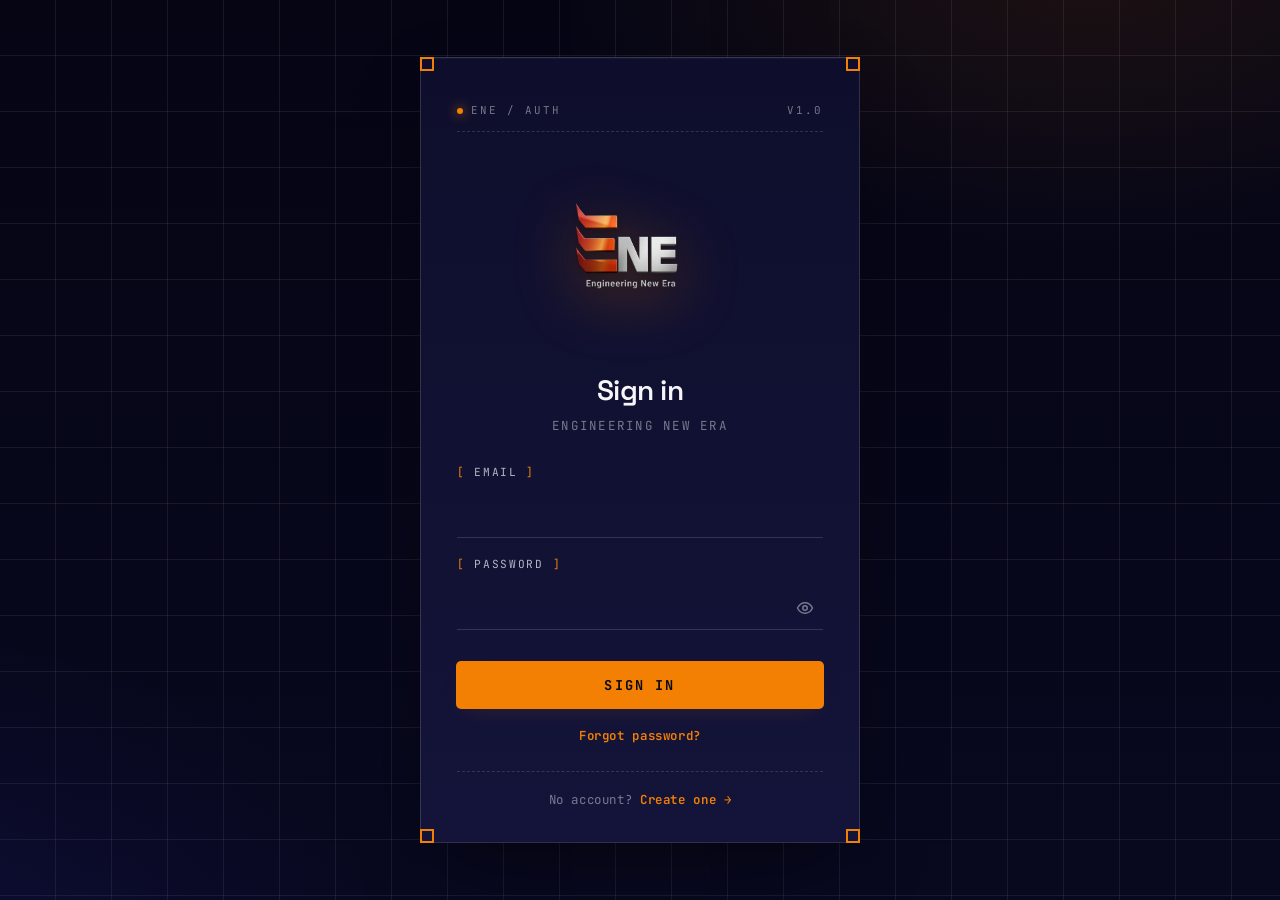
<file: ene-website/payment-success.html>
<!DOCTYPE html>
<html lang="en">
<head>
  <meta charset="UTF-8" />
  <meta name="viewport" content="width=device-width, initial-scale=1.0, viewport-fit=cover" />
  <meta http-equiv="Cache-Control" content="no-cache, no-store, must-revalidate">
  <meta http-equiv="Pragma" content="no-cache">
  <meta http-equiv="Expires" content="0">
  <meta name="color-scheme" content="dark" />
  <title>Welcome to your course — ENE</title>
  <meta name="description" content="You're in. Welcome to ENE.">
  <meta name="robots" content="noindex">
  <link rel="icon" href="data:image/svg+xml,%3Csvg xmlns='http://www.w3.org/2000/svg' viewBox='0 0 64 64'%3E%3Crect width='64' height='64' rx='14' fill='%23f48003'/%3E%3Ctext x='50%25' y='54%25' font-family='-apple-system,Inter,sans-serif' font-size='34' font-weight='800' text-anchor='middle' dominant-baseline='middle' fill='%230a0a14'%3EE%3C/text%3E%3C/svg%3E">
  <script src="assets/config.js?v=1776533472"></script>
  <script src="assets/sanitize.js?v=1776533472"></script>
  <script src="assets/api.js?v=1776533472"></script>
  <link rel="preconnect" href="https://fonts.googleapis.com">
  <link rel="preconnect" href="https://fonts.gstatic.com" crossorigin>
  <link href="https://fonts.googleapis.com/css2?family=Inter:wght@400;500;600;700&family=JetBrains+Mono:wght@400;500;600&family=Space+Grotesk:wght@500;600;700&display=swap" rel="stylesheet">
  <style>
    *, *::before, *::after { margin: 0; padding: 0; box-sizing: border-box; }
    :root {
      --bg-0: #050514; --bg-1: #08081f;
      --surface: #0e0e2c; --surface-2: #14143a;
      --line: rgba(255,255,255,0.07); --line-2: rgba(255,255,255,0.14);
      --line-3: rgba(255,255,255,0.22);
      --accent: #f48003; --accent-2: #ff9a2e;
      --accent-soft: rgba(244,128,3,0.18);
      --accent-glow: rgba(244,128,3,0.45);
      --text: #f5f5fa;
      --text-soft: rgba(245,245,250,0.72);
      --text-muted: rgba(245,245,250,0.45);
      --ok: #15c7bc; --ok-soft: rgba(21,199,188,0.22);
      --error: #ff7a7a;
      --gold: #f3c659;

      --ease-standard: cubic-bezier(0.2, 0.8, 0.2, 1);
      --ease-pop:      cubic-bezier(0.18, 0.9, 0.3, 1.2);
      --ease-back:     cubic-bezier(0.34, 1.56, 0.64, 1);
      --ease-shake:    cubic-bezier(0.36, 0.07, 0.19, 0.97);

      --card-radius: 14px;
    }
    html { color-scheme: dark; }
    body {
      font-family: 'Inter', system-ui, sans-serif;
      background: var(--bg-0);
      background-image:
        radial-gradient(900px 520px at 88% -8%, rgba(244,128,3,0.12), transparent 60%),
        radial-gradient(900px 640px at -10% 110%, rgba(50,80,200,0.16), transparent 60%),
        radial-gradient(700px 400px at 50% 40%, rgba(21,199,188,0.08), transparent 60%),
        linear-gradient(180deg, var(--bg-0), var(--bg-1));
      color: var(--text);
      min-height: 100vh; min-height: 100dvh;
      display: flex; align-items: center; justify-content: center;
      padding: max(24px, env(safe-area-inset-top)) 16px max(24px, env(safe-area-inset-bottom));
      line-height: 1.55;
      -webkit-font-smoothing: antialiased;
      overflow-x: hidden;
    }
    body::before {
      content: ""; position: fixed; inset: 0; pointer-events: none; z-index: 0;
      opacity: 0.04; mix-blend-mode: overlay;
      background-image: url("data:image/svg+xml;utf8,<svg xmlns='http://www.w3.org/2000/svg' width='180' height='180'><filter id='n'><feTurbulence type='fractalNoise' baseFrequency='0.9' numOctaves='2' stitchTiles='stitch'/><feColorMatrix values='0 0 0 0 1 0 0 0 0 1 0 0 0 0 1 0 0 0 1 0'/></filter><rect width='100%25' height='100%25' filter='url(%23n)'/></svg>");
    }

    h1 { font-family: 'Space Grotesk', sans-serif; letter-spacing: -0.022em; }
    .mono { font-family: 'JetBrains Mono', ui-monospace, monospace; }

    .shell {
      position: relative; z-index: 1;
      width: 100%;
      max-width: 560px;
      display: flex; flex-direction: column;
      gap: 20px;
    }

    .card {
      position: relative;
      background: linear-gradient(180deg, rgba(14,14,44,0.78), rgba(20,20,58,0.68));
      backdrop-filter: blur(24px) saturate(140%);
      -webkit-backdrop-filter: blur(24px) saturate(140%);
      border: 1px solid rgba(255,255,255,0.09);
      border-radius: var(--card-radius);
      padding: 48px 36px 30px;
      box-shadow:
        0 30px 90px -30px rgba(0,0,0,0.78),
        0 2px 6px rgba(0,0,0,0.25),
        inset 0 1px 0 rgba(255,255,255,0.07),
        inset 0 -1px 0 rgba(255,255,255,0.02);
      text-align: center;
      opacity: 0;
      transform: translate3d(0, 14px, 0) scale(0.985);
      animation: cardIn 580ms var(--ease-standard) forwards;
    }
    @supports not ((backdrop-filter: blur(20px)) or (-webkit-backdrop-filter: blur(20px))) {
      .card { background: linear-gradient(180deg, #0e0e2c, #14143a); }
    }
    @keyframes cardIn { to { opacity: 1; transform: translate3d(0, 0, 0) scale(1); } }

    .br-tl, .br-tr, .br-bl, .br-br {
      content: ""; position: absolute; width: 14px; height: 14px;
      border: 2px solid var(--accent); pointer-events: none;
      opacity: 0; animation: bracketIn 420ms 300ms var(--ease-pop) forwards;
    }
    .br-tl { top: -1px; left: -1px;  border-right: none; border-bottom: none; border-top-left-radius: var(--card-radius); }
    .br-tr { top: -1px; right: -1px; border-left: none;  border-bottom: none; border-top-right-radius: var(--card-radius); }
    .br-bl { bottom: -1px; left: -1px;  border-right: none; border-top: none; border-bottom-left-radius: var(--card-radius); }
    .br-br { bottom: -1px; right: -1px; border-left: none;  border-top: none; border-bottom-right-radius: var(--card-radius); }
    @keyframes bracketIn { 0% { opacity:0; transform:scale(.6); } 100% { opacity:1; transform:scale(1); } }

    .logo {
      width: 118px; display: block; margin: 0 auto 20px;
      opacity: 0; transform: translate3d(0, 6px, 0);
      animation: rise 480ms 120ms var(--ease-standard) forwards;
      filter: drop-shadow(0 14px 32px var(--accent-glow));
    }
    @keyframes rise { to { opacity: 1; transform: translate3d(0, 0, 0); } }

    /* Checkmark + halos */
    .check-wrap {
      position: relative;
      display: flex; align-items: center; justify-content: center;
      margin-bottom: 24px;
      min-height: 106px;
    }
    .bg-glow {
      position: absolute;
      width: 180px; height: 180px;
      border-radius: 50%;
      background: radial-gradient(circle, var(--ok-soft) 0%, transparent 70%);
      transform: scale(0); opacity: 0;
      animation: bgPulse 1.2s 80ms var(--ease-standard) forwards;
      pointer-events: none;
    }
    @keyframes bgPulse {
      0%   { transform: scale(0.5); opacity: 0; }
      45%  { transform: scale(1.1); opacity: 1; }
      100% { transform: scale(1.8); opacity: 0; }
    }
    .halo, .halo-2 {
      position: absolute;
      width: 78px; height: 78px; border-radius: 50%;
      background: rgba(21,199,188,0.22);
      transform: scale(0.8); opacity: 0;
    }
    .halo   { animation: halo 1.2s 200ms var(--ease-standard) forwards; }
    .halo-2 { animation: halo 1.6s 360ms var(--ease-standard) forwards; background: transparent; border: 1.5px solid var(--ok); }
    @keyframes halo {
      0%   { transform: scale(0.8); opacity: 0; }
      40%  { opacity: 0.8; }
      100% { transform: scale(2.2); opacity: 0; }
    }

    .ring {
      position: relative;
      width: 78px; height: 78px; border-radius: 50%;
      background: rgba(21,199,188,0.14);
      border: 2px solid var(--ok);
      display: flex; align-items: center; justify-content: center;
      transform: scale(0.3); opacity: 0;
      animation: popIn 500ms 160ms var(--ease-back) forwards;
      box-shadow:
        0 0 30px -4px rgba(21,199,188,0.45),
        inset 0 0 20px -6px rgba(21,199,188,0.45);
    }
    @keyframes popIn { 0% { transform: scale(0.3); opacity: 0; } 100% { transform: scale(1); opacity: 1; } }

    .ring svg {
      width: 40px; height: 40px;
      stroke: var(--ok);
      fill: none;
      stroke-width: 3;
      stroke-linecap: round; stroke-linejoin: round;
    }
    .ring svg path {
      stroke-dasharray: 32; stroke-dashoffset: 32;
      animation: draw 520ms 420ms var(--ease-standard) forwards;
    }
    @keyframes draw { to { stroke-dashoffset: 0; } }

    /* Processing / failed states */
    .processing .bg-glow, .processing .halo, .processing .halo-2 { display: none; }
    .processing .ring {
      border-color: var(--accent);
      background: rgba(244,128,3,0.10);
      box-shadow: 0 0 30px -4px var(--accent-soft);
      animation: popIn 360ms var(--ease-pop) forwards, pulseRing 1.7s 400ms ease-in-out infinite;
    }
    @keyframes pulseRing {
      0%, 100% { box-shadow: 0 0 0 0 rgba(244,128,3,0.35), 0 0 30px -4px var(--accent-soft); }
      50%      { box-shadow: 0 0 0 12px rgba(244,128,3,0),  0 0 34px -2px var(--accent-glow); }
    }
    .processing .ring svg { stroke: var(--accent); animation: spin 1.2s linear infinite; }
    .processing .ring svg path { animation: none; stroke-dasharray: none; stroke-dashoffset: 0; }
    @keyframes spin { to { transform: rotate(360deg); } }

    .failed .bg-glow, .failed .halo, .failed .halo-2 { display: none; }
    .failed .ring {
      border-color: var(--error);
      background: rgba(255,122,122,0.12);
      box-shadow: 0 0 30px -4px rgba(255,122,122,0.4);
      animation: popIn 420ms var(--ease-pop) forwards, shake 420ms 420ms var(--ease-shake);
    }
    .failed .ring svg { stroke: var(--error); }
    .failed .ring svg path { animation: none; stroke-dasharray: none; stroke-dashoffset: 0; }
    @keyframes shake {
      10%, 90% { transform: translate3d(-1px, 0, 0); }
      20%, 80% { transform: translate3d(2px, 0, 0); }
      30%, 50%, 70% { transform: translate3d(-4px, 0, 0); }
      40%, 60% { transform: translate3d(4px, 0, 0); }
    }

    .txt {
      opacity: 0; transform: translate3d(0, 8px, 0);
      animation: rise 440ms var(--delay, 0ms) var(--ease-standard) forwards;
    }
    h1 {
      font-size: 1.85rem;
      font-weight: 700;
      margin-bottom: 6px;
      line-height: 1.14;
    }
    .sub {
      color: var(--text-muted);
      font-family: 'JetBrains Mono', monospace;
      font-size: 0.72rem; letter-spacing: .2em; text-transform: uppercase;
      margin-bottom: 20px;
    }
    .desc {
      color: var(--text-soft);
      margin-bottom: 22px;
      font-size: 0.98rem;
    }

    .meta {
      font-family: 'JetBrains Mono', monospace;
      font-size: 0.72rem;
      color: var(--text-muted);
      letter-spacing: .08em;
      margin-bottom: 20px;
      padding: 11px 14px;
      background: rgba(255,255,255,0.02);
      border: 1px solid var(--line);
      border-radius: 8px;
      display: flex; justify-content: space-between; align-items: center; gap: 10px;
    }
    .meta a { color: var(--accent); text-decoration: none; transition: color 180ms var(--ease-standard); }
    .meta a:hover { color: var(--accent-2); }

    .actions { display: flex; flex-direction: column; gap: 10px; }
    a.btn {
      display: inline-flex; align-items: center; justify-content: center; gap: 8px;
      padding: 16px;
      border-radius: 10px;
      font-weight: 700; font-size: 0.9rem;
      font-family: 'JetBrains Mono', monospace;
      letter-spacing: .16em; text-transform: uppercase;
      text-decoration: none;
      transition:
        transform 180ms var(--ease-standard),
        box-shadow 220ms var(--ease-standard),
        background-color 200ms var(--ease-standard),
        color 180ms var(--ease-standard),
        border-color 180ms var(--ease-standard);
      will-change: transform, box-shadow;
    }
    a.btn.primary {
      background: var(--accent);
      color: #0a0a14;
      box-shadow: 0 0 0 1px var(--accent), 0 10px 30px -12px var(--accent-soft);
    }
    @media (hover: hover) {
      a.btn.primary:hover {
        background: var(--accent-2);
        transform: translate3d(0, -2px, 0);
        box-shadow:
          0 0 0 1px var(--accent-2),
          0 18px 44px -14px rgba(244,128,3,0.55),
          0 0 0 4px rgba(244,128,3,0.08);
      }
    }
    a.btn.primary:active { transform: translate3d(0, -1px, 0) scale(0.995); transition-duration: 80ms; }
    a.btn.ghost { color: var(--text-soft); border: 1px solid var(--line-2); }
    a.btn.ghost:hover { color: var(--accent); border-color: var(--accent); }
    a.btn:focus-visible {
      outline: none;
      box-shadow: 0 0 0 2px #0a0a14, 0 0 0 4px var(--accent);
    }

    .countdown {
      margin-top: 14px;
      height: 2px;
      width: 100%;
      background: rgba(255,255,255,0.06);
      border-radius: 2px;
      overflow: hidden;
      opacity: 0;
      transition: opacity 280ms var(--ease-standard);
    }
    .countdown.show { opacity: 1; }
    .countdown-fill {
      height: 100%; width: 100%;
      background: linear-gradient(90deg, var(--accent), var(--accent-2));
      transform-origin: left center;
      transform: scaleX(0);
    }
    .countdown.run .countdown-fill {
      animation: drain var(--countdown-ms, 5000ms) linear forwards;
    }
    @keyframes drain { 0% { transform: scaleX(1); } 100% { transform: scaleX(0); } }
    .countdown-label {
      display: block;
      margin-top: 8px;
      font-family: 'JetBrains Mono', monospace;
      font-size: 0.68rem;
      letter-spacing: 0.14em;
      color: var(--text-muted);
      opacity: 0;
      transition: opacity 280ms var(--ease-standard);
    }
    .countdown-label.show { opacity: 1; }

    /* ── Upsell card (below the success card) ──────────────────────
       Appears after success — students who enrolled also picked these.
       Slides in slightly later than the success card to feel like a
       natural "by the way" rather than pressure. */
    .upsell {
      opacity: 0;
      transform: translate3d(0, 14px, 0);
      animation: rise 560ms 900ms var(--ease-standard) forwards;
      display: none;
    }
    .upsell.show { display: block; }
    .upsell-head {
      display: flex; align-items: baseline; justify-content: space-between;
      padding: 4px 6px 10px;
      font-family: 'JetBrains Mono', monospace;
      font-size: 0.68rem;
      letter-spacing: 0.2em;
      text-transform: uppercase;
      color: var(--text-muted);
    }
    .upsell-head strong {
      color: var(--text);
      font-weight: 600;
    }
    .upsell-grid {
      display: grid;
      grid-template-columns: repeat(auto-fill, minmax(160px, 1fr));
      gap: 10px;
    }
    .rec {
      position: relative;
      display: block;
      padding: 12px;
      border-radius: 10px;
      background: rgba(14,14,44,0.6);
      backdrop-filter: blur(12px) saturate(140%);
      -webkit-backdrop-filter: blur(12px) saturate(140%);
      border: 1px solid rgba(255,255,255,0.08);
      text-decoration: none;
      color: var(--text);
      transition:
        transform 220ms var(--ease-standard),
        border-color 220ms var(--ease-standard),
        box-shadow 220ms var(--ease-standard);
      will-change: transform;
    }
    @media (hover: hover) {
      .rec:hover {
        transform: translate3d(0, -2px, 0);
        border-color: var(--line-3);
        box-shadow: 0 18px 44px -18px rgba(244,128,3,0.25);
      }
    }
    .rec .rec-thumb {
      width: 100%;
      aspect-ratio: 16 / 9;
      border-radius: 6px;
      overflow: hidden;
      background: linear-gradient(135deg, rgba(244,128,3,0.2), rgba(91,141,239,0.2));
      margin-bottom: 8px;
    }
    .rec .rec-thumb img {
      width: 100%; height: 100%; object-fit: cover;
      display: block;
    }
    .rec .rec-cat {
      display: inline-block;
      font-family: 'JetBrains Mono', monospace;
      font-size: 0.55rem;
      letter-spacing: 0.16em;
      text-transform: uppercase;
      color: var(--accent);
      margin-bottom: 4px;
    }
    .rec .rec-title {
      font-size: 0.88rem;
      font-weight: 600;
      line-height: 1.3;
      margin-bottom: 6px;
      display: -webkit-box;
      -webkit-line-clamp: 2;
      -webkit-box-orient: vertical;
      overflow: hidden;
      min-height: 2.3em;
    }
    .rec .rec-price {
      font-family: 'Space Grotesk', sans-serif;
      font-weight: 700;
      color: var(--accent);
      font-size: 0.95rem;
    }
    .rec .rec-price .strike {
      color: var(--text-muted);
      text-decoration: line-through;
      font-weight: 500;
      font-size: 0.75rem;
      margin-right: 6px;
    }

    /* Trust row */
    .methods {
      display: flex; gap: 6px; justify-content: center; align-items: center;
      margin-top: 22px; flex-wrap: wrap;
    }
    .method {
      font-family: 'JetBrains Mono', monospace;
      font-size: 0.6rem; font-weight: 600;
      letter-spacing: 0.18em; text-transform: uppercase;
      padding: 6px 10px;
      border-radius: 5px;
      border: 1px solid var(--line);
      color: var(--text-soft);
      background: rgba(255,255,255,0.02);
      user-select: none;
    }
    .trust {
      display: flex; align-items: center; justify-content: center; gap: 8px;
      margin-top: 14px;
      font-family: 'JetBrains Mono', monospace;
      font-size: 0.66rem;
      letter-spacing: 0.16em;
      color: var(--text-muted);
      text-transform: uppercase;
    }
    .trust svg { width: 12px; height: 12px; stroke: var(--accent); fill: none; stroke-width: 2; stroke-linecap: round; stroke-linejoin: round; }

    /* Confetti */
    .confetti {
      position: absolute; inset: 0;
      pointer-events: none; overflow: visible; z-index: 2;
    }
    .piece {
      position: absolute;
      top: 58px; left: 50%;
      width: 7px; height: 12px;
      border-radius: 1px;
      background: var(--c, var(--accent));
      opacity: 0;
      transform: translate3d(0, 0, 0) rotate(0deg);
      will-change: transform, opacity;
      animation: burst 1700ms var(--d, 0ms) cubic-bezier(0.18, 0.7, 0.2, 1) forwards;
    }
    @keyframes burst {
      0%   { opacity: 0; transform: translate3d(0, 0, 0) rotate(0deg); }
      12%  { opacity: 1; }
      82%  { opacity: 1; }
      100% {
        opacity: 0;
        transform:
          translate3d(calc(var(--x, 0) * 1px), calc(var(--y, 280) * 1px), 0)
          rotate(calc(var(--r, 360) * 1deg));
      }
    }

    @media (max-width: 520px) {
      .card { padding: 40px 22px 26px; border-radius: 12px; }
      h1 { font-size: 1.5rem; }
      .rise, .txt { animation-duration: 400ms; }
      .methods { gap: 5px; }
      .method { font-size: 0.55rem; padding: 5px 8px; }
      .upsell-grid { grid-template-columns: repeat(auto-fill, minmax(140px, 1fr)); }
    }

    @media (prefers-reduced-motion: reduce) {
      *, *::before, *::after {
        animation-duration: 0.001ms !important;
        animation-iteration-count: 1 !important;
        transition-duration: 0.001ms !important;
      }
      .confetti, .halo, .halo-2, .bg-glow { display: none; }
      .card, .txt, .logo, .br-tl, .br-tr, .br-bl, .br-br, .upsell { opacity: 1; transform: none; }
      body::before { display: none; }
    }
  </style>
</head>
<body>
  <a class="skip-link" href="#main-content">Skip to content</a>
  <style>.skip-link{position:absolute;left:-9999px;top:8px;z-index:99999;background:#f48003;color:#0a0a14;padding:10px 18px;border-radius:8px;font-family:system-ui,sans-serif;font-weight:700;font-size:.8rem;text-decoration:none}.skip-link:focus{left:12px}</style>
  <div class="shell">
    <main class="card" id="card" tabindex="-1" aria-live="polite" aria-atomic="true">
      <a id="main-content" tabindex="-1" aria-hidden="true" style="position:absolute"></a>
      <span class="br-tl" aria-hidden="true"></span>
      <span class="br-tr" aria-hidden="true"></span>
      <span class="br-bl" aria-hidden="true"></span>
      <span class="br-br" aria-hidden="true"></span>

      <div class="confetti" id="confetti" aria-hidden="true"></div>

      <img src="assets/logo.png" alt="ENE" class="logo">

      <div class="check-wrap">
        <div class="bg-glow" aria-hidden="true"></div>
        <div class="halo" aria-hidden="true"></div>
        <div class="halo-2" aria-hidden="true"></div>
        <div class="ring" role="img" aria-label="Success">
          <svg viewBox="0 0 24 24" aria-hidden="true">
            <path d="M4 12l5 5 11-11"/>
          </svg>
        </div>
      </div>

      <h1 class="txt" id="title" style="--delay: 520ms;">Your journey starts now</h1>
      <p class="sub txt" id="subtitle" style="--delay: 580ms;">Payment successful · You're enrolled</p>
      <p class="desc txt" id="desc" style="--delay: 640ms;">
        Welcome to your course. The first lesson is waiting.
      </p>

      <div class="meta txt" id="meta" style="--delay: 700ms;" hidden>
        <span>Receipt</span>
        <a id="receiptLink" href="#" target="_blank" rel="noopener">View on Stripe →</a>
      </div>

      <div class="actions txt" style="--delay: 760ms;">
        <a id="primaryAction" href="dashboard.html" class="btn primary">Continue to course →</a>
        <a id="secondaryAction" href="#" class="btn ghost" hidden>Try again</a>
      </div>

      <div class="countdown" id="countdown" aria-hidden="true">
        <div class="countdown-fill"></div>
      </div>
      <span class="countdown-label" id="countdownLabel" aria-hidden="true"></span>

      <div class="methods txt" style="--delay: 820ms;" aria-label="Accepted payment methods">
        <span class="method">Visa</span>
        <span class="method">Mastercard</span>
        <span class="method">Apple Pay</span>
        <span class="method">Google Pay</span>
      </div>
      <div class="trust txt" style="--delay: 860ms;">
        <svg viewBox="0 0 24 24" aria-hidden="true">
          <rect x="3" y="11" width="18" height="11" rx="2"/>
          <path d="M7 11V7a5 5 0 0 1 10 0v4"/>
        </svg>
        <span>Secured by Stripe · PCI DSS</span>
      </div>
    </main>

    <!-- Cross-sell — rendered only on success, fed by /api/courses/:id/related -->
    <section class="upsell" id="upsell" aria-label="Related courses" hidden>
      <div class="upsell-head">
        <strong>Students who bought this also liked</strong>
        <a href="dashboard.html" style="color: var(--text-muted); text-decoration: none;">View all →</a>
      </div>
      <div class="upsell-grid" id="upsellGrid"></div>
    </section>
  </div>

  <script>
    (function () {
      'use strict';
      api.requireAuth();

      // ── Analytics hook (same interface as payment.html) ───────────
      const analytics = {
        track(event, props = {}) {
          const payload = Object.assign({ event, ts: Date.now() }, props);
          try {
            window.dispatchEvent(new CustomEvent('ene:analytics', { detail: payload }));
            if (typeof window.gtag === 'function') window.gtag('event', event, props);
            if (Array.isArray(window.dataLayer)) window.dataLayer.push(Object.assign({ event }, props));
          } catch (_) {}
        }
      };
      window.eneAnalytics = analytics;

      const params         = new URLSearchParams(window.location.search);
      const piId           = params.get('payment_intent');
      const redirectStatus = params.get('redirect_status');
      const courseId       = params.get('courseId');

      const card       = document.getElementById('card');
      const title      = document.getElementById('title');
      const subtitle   = document.getElementById('subtitle');
      const desc       = document.getElementById('desc');
      const metaRow    = document.getElementById('meta');
      const receipt    = document.getElementById('receiptLink');
      const primary    = document.getElementById('primaryAction');
      const secondary  = document.getElementById('secondaryAction');
      const confettiEl = document.getElementById('confetti');
      const countdown  = document.getElementById('countdown');
      const countdownLabel = document.getElementById('countdownLabel');
      const upsell     = document.getElementById('upsell');
      const upsellGrid = document.getElementById('upsellGrid');

      function launchConfetti() {
        if (window.matchMedia('(prefers-reduced-motion: reduce)').matches) return;
        const COLORS = ['#f48003', '#ff9a2e', '#15c7bc', '#5b8def', '#a78bfa', '#ec4899', '#f5f5fa'];
        const COUNT = 48;
        const frag = document.createDocumentFragment();
        for (let i = 0; i < COUNT; i++) {
          const s = document.createElement('span');
          s.className = 'piece';
          const x = (Math.random() - 0.5) * 560;
          const y = 200 + Math.random() * 180;
          const r = (Math.random() - 0.5) * 900;
          const d = Math.random() * 280;
          s.style.setProperty('--x', x.toFixed(1));
          s.style.setProperty('--y', y.toFixed(1));
          s.style.setProperty('--r', r.toFixed(1));
          s.style.setProperty('--d', d.toFixed(0) + 'ms');
          s.style.setProperty('--c', COLORS[i % COLORS.length]);
          const sc = 0.85 + Math.random() * 0.6;
          s.style.width  = (7 * sc).toFixed(1) + 'px';
          s.style.height = (12 * sc).toFixed(1) + 'px';
          frag.appendChild(s);
        }
        confettiEl.appendChild(frag);
        setTimeout(() => { confettiEl.textContent = ''; }, 2200);
      }

      let redirectTimer = null;
      function startCountdown(ms, targetHref, labelPrefix) {
        if (redirectTimer) return;
        countdown.style.setProperty('--countdown-ms', ms + 'ms');
        countdown.classList.add('show', 'run');

        let remaining = Math.ceil(ms / 1000);
        const render = () => {
          countdownLabel.textContent = labelPrefix + ' in ' + remaining + 's…';
          countdownLabel.classList.add('show');
        };
        render();
        const tick = setInterval(() => {
          remaining -= 1;
          if (remaining <= 0) { clearInterval(tick); return; }
          render();
        }, 1000);

        redirectTimer = setTimeout(() => {
          clearInterval(tick);
          window.location.href = targetHref;
        }, ms);

        const cancel = () => {
          clearTimeout(redirectTimer);
          clearInterval(tick);
          redirectTimer = null;
          countdown.classList.remove('show', 'run');
          countdownLabel.classList.remove('show');
        };
        primary.addEventListener('click', cancel, { once: true });
        secondary && secondary.addEventListener('click', cancel, { once: true });
      }

      /** Safely set text content (escape happens automatically via .textContent). */
      function setText(node, value) { node.textContent = value == null ? '' : String(value); }

      /**
       * Render upsell cards. Data comes from /api/courses/:id/related —
       * we never fabricate titles or prices. Each card links to the
       * course page; click fires analytics so we can measure cross-sell
       * conversion later.
       */
      function renderUpsell(items) {
        if (!Array.isArray(items) || items.length === 0) {
          upsell.hidden = true;
          return;
        }
        const frag = document.createDocumentFragment();
        for (const c of items.slice(0, 3)) {
          const a = document.createElement('a');
          a.className = 'rec';
          a.href = 'course.html?id=' + encodeURIComponent(c._id);
          a.setAttribute('data-course-id', c._id);

          const thumb = document.createElement('div');
          thumb.className = 'rec-thumb';
          if (c.image) {
            const img = document.createElement('img');
            img.src = c.image; img.alt = ''; img.loading = 'lazy';
            thumb.appendChild(img);
          }
          a.appendChild(thumb);

          const cat = document.createElement('span');
          cat.className = 'rec-cat';
          setText(cat, c.category || 'Course');
          a.appendChild(cat);

          const t = document.createElement('div');
          t.className = 'rec-title';
          setText(t, c.title || 'Course');
          a.appendChild(t);

          const price = document.createElement('div');
          price.className = 'rec-price';
          const hasDiscount = c.originalPrice && c.price && c.originalPrice > c.price;
          if (hasDiscount) {
            const s = document.createElement('span');
            s.className = 'strike';
            s.textContent = '$' + Number(c.originalPrice).toFixed(0);
            price.appendChild(s);
          }
          const val = document.createElement('span');
          val.textContent = Number(c.price) > 0 ? '$' + Number(c.price).toFixed(0) : 'Free';
          price.appendChild(val);
          a.appendChild(price);

          a.addEventListener('click', () => {
            analytics.track('button_clicked', { button: 'upsell', courseId: c._id });
          });
          frag.appendChild(a);
        }
        upsellGrid.appendChild(frag);
        upsell.hidden = false;
        upsell.classList.add('show');
      }

      async function loadUpsell(forCourseId) {
        if (!forCourseId) return;
        try {
          const { ok, body } = await api.get('/courses/' + encodeURIComponent(forCourseId) + '/related?limit=3');
          if (ok && body && Array.isArray(body.data)) renderUpsell(body.data);
        } catch (_) { /* silent — upsell is optional */ }
      }

      function setSucceeded(payment) {
        card.classList.remove('processing', 'failed');
        title.textContent = 'Your journey starts now';
        subtitle.textContent = "Payment successful · You're enrolled";
        const courseTitle = payment.course && payment.course.title
          ? payment.course.title
          : 'your course';
        desc.textContent = 'Welcome to ' + courseTitle + '. The first lesson is waiting.';

        if (payment.receiptUrl) {
          metaRow.hidden = false;
          receipt.href = payment.receiptUrl;
        }
        if (courseId) {
          primary.href = 'course.html?id=' + encodeURIComponent(courseId);
          primary.textContent = 'Continue to course →';
        }
        primary.focus({ preventScroll: true });

        primary.addEventListener('click', () => {
          analytics.track('button_clicked', { button: 'continue_to_course', courseId });
        }, { once: true });

        launchConfetti();

        analytics.track('payment_completed', {
          courseId,
          paymentIntentId: piId,
          status: payment.status,
        });

        if (courseId) {
          startCountdown(5000, 'course.html?id=' + encodeURIComponent(courseId), 'Taking you in');
          // Prefer the server-computed personalized recommendations
          // (upsellEngine — same-category, companion, popular fill).
          // Falls back to /courses/:id/related if the server didn't
          // attach any. Either way we wait 600ms so the cinematic
          // success moment lands before the cross-sell arrives.
          if (Array.isArray(payment.recommendations) && payment.recommendations.length) {
            setTimeout(() => renderUpsell(payment.recommendations), 600);
          } else {
            setTimeout(() => loadUpsell(courseId), 600);
          }
        }
      }

      function setProcessing() {
        card.classList.add('processing');
        card.classList.remove('failed');
        title.textContent = 'Finalizing payment…';
        subtitle.textContent = 'Almost there';
        desc.textContent = 'Your payment is being processed. This usually takes a few seconds.';
      }

      function setFailed(message) {
        card.classList.remove('processing');
        card.classList.add('failed');
        title.textContent = 'Payment not completed';
        subtitle.textContent = 'Something went wrong';
        desc.textContent = message || "Your card wasn't charged. You can try again or pick a different payment method.";
        secondary.hidden = false;
        if (courseId) {
          secondary.href = 'payment.html?courseId=' + encodeURIComponent(courseId);
          secondary.textContent = 'Try again';
          secondary.focus({ preventScroll: true });
        }
        analytics.track('payment_failed', { courseId, reason: message || 'unknown' });
      }

      // Dispatch on initial state
      if (redirectStatus === 'failed' || redirectStatus === 'requires_payment_method') {
        setFailed();
        return;
      }
      if (!piId) {
        setFailed('Missing payment reference.');
        return;
      }

      setProcessing();
      let tries = 0;
      const MAX_TRIES = 20;
      const poll = setInterval(async () => {
        tries++;
        const { ok, body } = await api.get('/payments/' + encodeURIComponent(piId));
        if (!ok) {
          if (tries >= MAX_TRIES) {
            clearInterval(poll);
            setFailed("We couldn't confirm your payment yet. Check your dashboard in a minute.");
          }
          return;
        }
        const p = (body && body.data) || {};
        if (p.status === 'succeeded' && p.enrolled) {
          clearInterval(poll);
          setSucceeded(p);
        } else if (p.status === 'failed' || p.status === 'canceled') {
          clearInterval(poll);
          setFailed(p.lastError || 'Payment was not completed.');
        } else if (tries >= MAX_TRIES) {
          clearInterval(poll);
          title.textContent = 'Payment received';
          subtitle.textContent = 'Finalizing enrollment';
          desc.textContent = "Your payment went through. Enrollment is taking a little longer than usual — it'll appear in your dashboard shortly.";
          card.classList.remove('processing');
        }
      }, 750);
    })();
  </script>
</body>
</html>
</file>
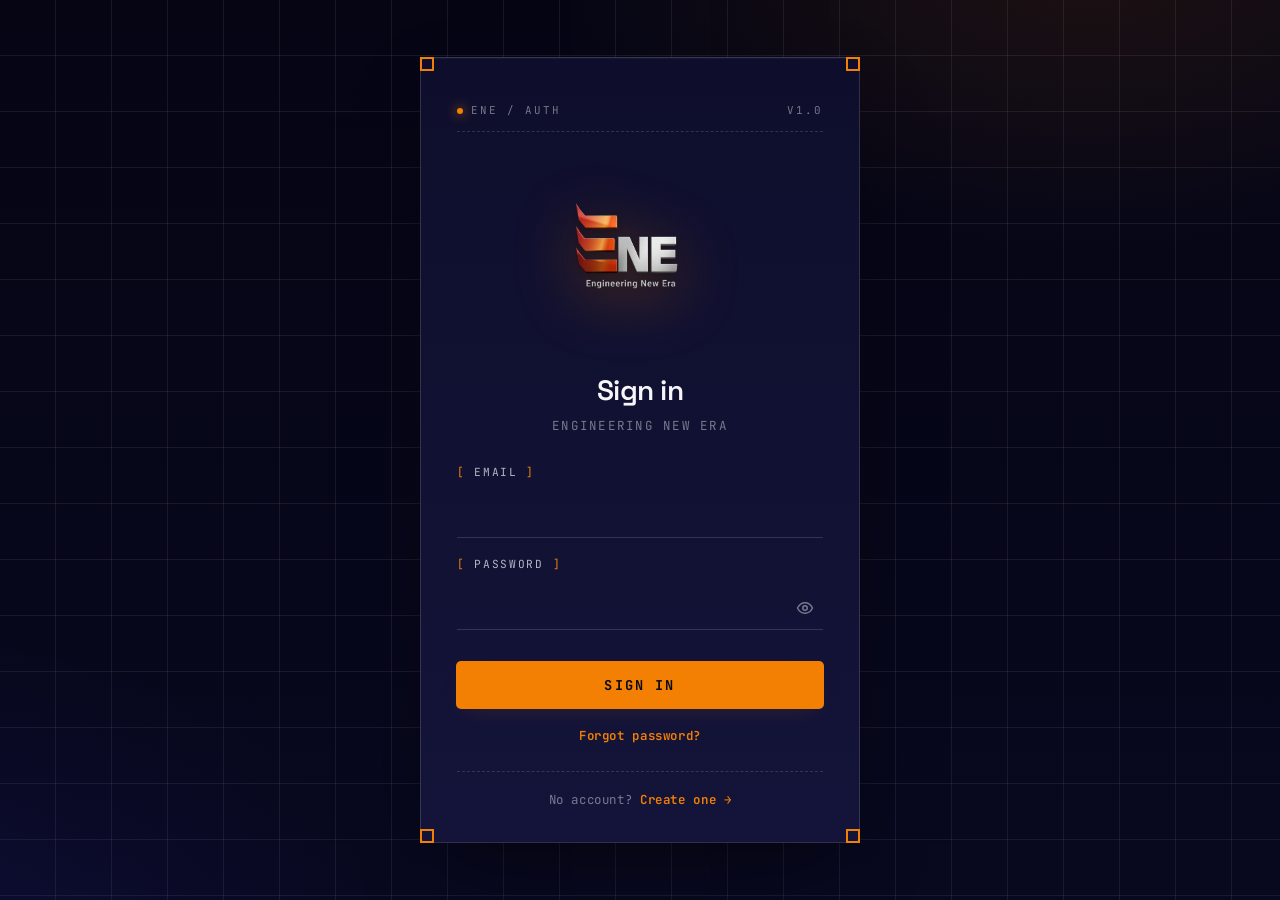
<file: ene-website/payment.html>
<!DOCTYPE html>
<html lang="en">
<head>
  <meta charset="UTF-8" />
  <meta name="viewport" content="width=device-width, initial-scale=1.0, viewport-fit=cover" />
  <meta http-equiv="Cache-Control" content="no-cache, no-store, must-revalidate">
  <meta http-equiv="Pragma" content="no-cache">
  <meta http-equiv="Expires" content="0">
  <meta name="color-scheme" content="dark" />
  <title>Checkout — ENE</title>
  <meta name="description" content="Complete your ENE subscription. Secured by Stripe.">
  <meta name="robots" content="noindex">
  <link rel="icon" href="data:image/svg+xml,%3Csvg xmlns='http://www.w3.org/2000/svg' viewBox='0 0 64 64'%3E%3Crect width='64' height='64' rx='14' fill='%23f48003'/%3E%3Ctext x='50%25' y='54%25' font-family='-apple-system,Inter,sans-serif' font-size='34' font-weight='800' text-anchor='middle' dominant-baseline='middle' fill='%230a0a14'%3EE%3C/text%3E%3C/svg%3E">

  <!-- A/B config hook. Any caller can set `window.ENE_PAYMENT_CONFIG`
       BEFORE this page's own script runs to swap copy / layout knobs
       without a rebuild. Defaults are preserved below if unset. -->
  <script src="assets/config.js?v=1776533472"></script>
  <script src="assets/sanitize.js?v=1776533472"></script>
  <script src="assets/api.js?v=1776533472"></script>

  <link rel="preconnect" href="https://js.stripe.com" crossorigin>
  <link rel="preconnect" href="https://api.stripe.com" crossorigin>
  <link rel="preconnect" href="https://fonts.googleapis.com">
  <link rel="preconnect" href="https://fonts.gstatic.com" crossorigin>
  <link href="https://fonts.googleapis.com/css2?family=Inter:wght@400;500;600;700&family=JetBrains+Mono:wght@400;500;600&family=Space+Grotesk:wght@500;600;700&display=swap" rel="stylesheet">
  <style>
    *, *::before, *::after { margin: 0; padding: 0; box-sizing: border-box; }
    @property --angle { syntax: '<angle>'; initial-value: 0deg; inherits: false; }

    :root {
      --bg-0: #050514; --bg-1: #08081f;
      --surface: #0e0e2c; --surface-2: #14143a;
      --line: rgba(255,255,255,0.07);
      --line-2: rgba(255,255,255,0.14);
      --line-3: rgba(255,255,255,0.22);
      --accent: #f48003; --accent-2: #ff9a2e;
      --accent-soft: rgba(244,128,3,0.18);
      --accent-glow: rgba(244,128,3,0.45);
      --text: #f5f5fa;
      --text-soft: rgba(245,245,250,0.72);
      --text-muted: rgba(245,245,250,0.45);
      --error: #ff7a7a;
      --ok: #15c7bc;
      --ok-soft: rgba(21,199,188,0.18);
      --gold: #f3c659;

      --ease-standard: cubic-bezier(0.2, 0.8, 0.2, 1);
      --ease-pop:      cubic-bezier(0.18, 0.9, 0.3, 1.2);
      --ease-back:     cubic-bezier(0.34, 1.56, 0.64, 1);
      --ease-shake:    cubic-bezier(0.36, 0.07, 0.19, 0.97);

      --card-radius: 14px;
    }

    html { color-scheme: dark; }
    body {
      font-family: 'Inter', system-ui, -apple-system, sans-serif;
      background-color: var(--bg-0);
      background-image:
        radial-gradient(900px 520px at 88% -8%, rgba(244,128,3,0.14), transparent 60%),
        radial-gradient(900px 640px at -10% 110%, rgba(50,80,200,0.16), transparent 60%),
        radial-gradient(700px 400px at 50% 50%, rgba(21,199,188,0.05), transparent 60%),
        linear-gradient(180deg, var(--bg-0), var(--bg-1));
      color: var(--text);
      min-height: 100vh; min-height: 100dvh;
      display: flex; align-items: center; justify-content: center;
      padding: max(24px, env(safe-area-inset-top)) 16px max(24px, env(safe-area-inset-bottom));
      line-height: 1.55;
      -webkit-font-smoothing: antialiased;
      position: relative;
    }
    body::before {
      content: ""; position: fixed; inset: 0;
      pointer-events: none; z-index: 0;
      opacity: 0.04; mix-blend-mode: overlay;
      background-image: url("data:image/svg+xml;utf8,<svg xmlns='http://www.w3.org/2000/svg' width='180' height='180'><filter id='n'><feTurbulence type='fractalNoise' baseFrequency='0.9' numOctaves='2' stitchTiles='stitch'/><feColorMatrix values='0 0 0 0 1 0 0 0 0 1 0 0 0 0 1 0 0 0 1 0'/></filter><rect width='100%25' height='100%25' filter='url(%23n)'/></svg>");
    }

    h1, .display { font-family: 'Space Grotesk', sans-serif; letter-spacing: -0.022em; }
    .mono { font-family: 'JetBrains Mono', ui-monospace, monospace; }

    /* ── Stagger primitive ────────────────────────────────────────────*/
    .rise {
      opacity: 0;
      transform: translate3d(0, 10px, 0);
      animation: rise 520ms var(--delay, 0ms) var(--ease-standard) forwards;
      will-change: transform, opacity;
    }
    @keyframes rise { to { opacity: 1; transform: translate3d(0, 0, 0); } }

    /* ── Page wrapper + progress strip (above card) ──────────────────*/
    .shell {
      position: relative;
      z-index: 1;
      width: 100%;
      max-width: 560px;
      display: flex;
      flex-direction: column;
      gap: 16px;
    }
    .progress {
      display: flex;
      align-items: center;
      gap: 14px;
      padding: 10px 14px;
      border-radius: 10px;
      background: rgba(14, 14, 44, 0.6);
      backdrop-filter: blur(12px) saturate(140%);
      -webkit-backdrop-filter: blur(12px) saturate(140%);
      border: 1px solid rgba(255, 255, 255, 0.08);
      font-family: 'JetBrains Mono', monospace;
      font-size: 0.66rem;
      letter-spacing: 0.18em;
      text-transform: uppercase;
      color: var(--text-muted);
      opacity: 0;
      transform: translate3d(0, 10px, 0);
      animation: rise 520ms 60ms var(--ease-standard) forwards;
    }
    .progress .track {
      flex: 1;
      height: 3px;
      background: rgba(255, 255, 255, 0.06);
      border-radius: 2px;
      overflow: hidden;
      position: relative;
    }
    .progress .fill {
      height: 100%;
      background: linear-gradient(90deg, var(--accent), var(--accent-2));
      width: 0%;
      border-radius: 2px;
      animation: progressTo 820ms 220ms var(--ease-standard) forwards;
    }
    @keyframes progressTo { to { width: 100%; } }
    .progress .step-num { color: var(--accent); }

    /* ── Card (glassmorphism) ─────────────────────────────────────────*/
    .card {
      position: relative;
      width: 100%;
      background: linear-gradient(180deg, rgba(14,14,44,0.78), rgba(20,20,58,0.68));
      backdrop-filter: blur(24px) saturate(140%);
      -webkit-backdrop-filter: blur(24px) saturate(140%);
      border: 1px solid rgba(255,255,255,0.09);
      border-radius: var(--card-radius);
      padding: 44px 36px 28px;
      box-shadow:
        0 30px 90px -30px rgba(0,0,0,0.78),
        0 2px 6px rgba(0,0,0,0.25),
        inset 0 1px 0 rgba(255,255,255,0.07),
        inset 0 -1px 0 rgba(255,255,255,0.02);
      opacity: 0;
      transform: translate3d(0, 14px, 0) scale(0.985);
      animation: cardIn 640ms var(--ease-standard) forwards;
      will-change: transform, opacity;
    }
    @supports not ((backdrop-filter: blur(20px)) or (-webkit-backdrop-filter: blur(20px))) {
      .card, .progress { background: linear-gradient(180deg, #0e0e2c, #14143a); }
    }
    @keyframes cardIn { to { opacity: 1; transform: translate3d(0, 0, 0) scale(1); } }
    .card.settled { will-change: auto; }

    .br-tl, .br-tr, .br-bl, .br-br {
      content: ""; position: absolute;
      width: 14px; height: 14px;
      border: 2px solid var(--accent);
      pointer-events: none;
      opacity: 0;
      animation: bracketIn 420ms 360ms var(--ease-pop) forwards;
    }
    .br-tl { top: -1px; left: -1px;  border-right: none; border-bottom: none; border-top-left-radius: var(--card-radius); }
    .br-tr { top: -1px; right: -1px; border-left: none;  border-bottom: none; border-top-right-radius: var(--card-radius); }
    .br-bl { bottom: -1px; left: -1px;  border-right: none; border-top: none; border-bottom-left-radius: var(--card-radius); }
    .br-br { bottom: -1px; right: -1px; border-left: none;  border-top: none; border-bottom-right-radius: var(--card-radius); }
    @keyframes bracketIn { 0% { opacity:0; transform:scale(.6); } 100% { opacity:1; transform:scale(1); } }

    .session-pulse {
      position: absolute; top: 16px; right: 16px;
      width: 8px; height: 8px;
      border-radius: 50%;
      background: var(--ok);
      box-shadow: 0 0 10px var(--ok);
      z-index: 2;
      opacity: 0;
      animation: rise 520ms 280ms var(--ease-standard) forwards;
    }
    .session-pulse::after {
      content: ""; position: absolute; inset: -6px;
      border-radius: 50%;
      border: 1.5px solid var(--ok);
      opacity: 0;
      animation: ping 2.6s 800ms ease-out infinite;
    }
    @keyframes ping {
      0% { transform: scale(0.55); opacity: 0.75; }
      80% { opacity: 0; }
      100% { transform: scale(2.4); opacity: 0; }
    }

    .strip {
      display: flex; justify-content: space-between; align-items: center;
      font-family: 'JetBrains Mono', monospace;
      font-size: 0.66rem;
      letter-spacing: 0.2em;
      text-transform: uppercase;
      color: var(--text-muted);
      margin-bottom: 22px;
      padding-bottom: 14px;
      border-bottom: 1px dashed var(--line-2);
    }
    .strip .dot-accent {
      display: inline-block;
      width: 6px; height: 6px;
      border-radius: 50%;
      background: var(--accent);
      margin-right: 8px;
      box-shadow: 0 0 12px var(--accent);
      animation: pulse 2.4s ease-in-out infinite;
    }
    @keyframes pulse { 0%, 100% { opacity: 1; } 50% { opacity: 0.35; } }

    .logo {
      width: 124px;
      display: block;
      margin: 0 auto 14px;
      filter: drop-shadow(0 14px 32px var(--accent-glow));
    }

    .welcome {
      text-align: center;
      font-family: 'JetBrains Mono', monospace;
      font-size: 0.66rem;
      letter-spacing: 0.2em;
      text-transform: uppercase;
      color: var(--text-muted);
      margin-bottom: 6px;
      min-height: 0.9rem;
    }
    .welcome .accent { color: var(--accent); }

    h1 {
      font-size: 1.75rem;
      font-weight: 700;
      text-align: center;
      margin-bottom: 4px;
      line-height: 1.15;
    }
    .sub {
      color: var(--text-muted);
      text-align: center;
      margin-bottom: 22px;
      font-size: 0.72rem;
      letter-spacing: 0.22em;
      text-transform: uppercase;
      font-family: 'JetBrains Mono', monospace;
    }

    /* ── Urgency banner ─────────────────────────────────────────────
       Session-scoped 15-minute "complete checkout" window. Honest
       framing: nothing changes if it expires, it's just a nudge to
       wrap up. When no discount exists we skip it entirely. */
    .urgency {
      display: flex; align-items: center; justify-content: center;
      gap: 10px;
      padding: 10px 14px;
      margin-bottom: 20px;
      border-radius: 8px;
      background: linear-gradient(90deg, rgba(244,128,3,0.08), rgba(244,128,3,0.02));
      border: 1px solid rgba(244,128,3,0.28);
      font-family: 'JetBrains Mono', monospace;
      font-size: 0.7rem;
      letter-spacing: 0.14em;
      text-transform: uppercase;
      color: var(--accent-2);
    }
    .urgency .timer {
      color: var(--accent);
      font-weight: 700;
      font-variant-numeric: tabular-nums;
      min-width: 52px;
      text-align: left;
    }
    .urgency.expired { opacity: 0.5; }
    .urgency svg {
      width: 14px; height: 14px;
      stroke: var(--accent);
      fill: none;
      stroke-width: 2;
      stroke-linecap: round;
      stroke-linejoin: round;
    }

    /* ── Value block ──────────────────────────────────────────────────
       "What you get" + social proof. Sits between the headline and
       the order summary — the point of maximum intention-to-pay. */
    .value {
      background: rgba(255,255,255,0.025);
      border: 1px solid var(--line);
      border-radius: 10px;
      padding: 16px 18px;
      margin-bottom: 18px;
    }
    .value .v-head {
      display: grid;
      grid-template-columns: 144px 1fr;
      gap: 16px;
      margin-bottom: 16px;
      padding-bottom: 16px;
      border-bottom: 1px solid var(--line);
      position: relative;
    }
    .value .thumb {
      width: 144px;
      aspect-ratio: 16 / 10;
      border-radius: 10px;
      flex: 0 0 auto;
      background:
        radial-gradient(120% 100% at 0% 0%, rgba(244,128,3,0.22), transparent 55%),
        linear-gradient(135deg, rgba(91,141,239,0.18), rgba(244,128,3,0.1));
      display: flex; align-items: center; justify-content: center;
      overflow: hidden;
      border: 1px solid var(--line-2);
      position: relative;
      box-shadow: 0 6px 20px rgba(0,0,0,0.35), inset 0 0 0 1px rgba(255,255,255,0.03);
    }
    .value .thumb::after {
      content: "";
      position: absolute; inset: 0;
      background: linear-gradient(180deg, transparent 55%, rgba(5,5,20,0.55) 100%);
      pointer-events: none;
    }
    .value .thumb img {
      width: 100%; height: 100%; object-fit: cover;
      display: block;
    }
    .value .v-title {
      min-width: 0;
      display: flex;
      flex-direction: column;
      gap: 6px;
    }
    .value .v-cat {
      display: inline-flex;
      align-items: center;
      gap: 6px;
      color: var(--accent-2);
      font-family: 'JetBrains Mono', monospace;
      font-size: 0.6rem;
      letter-spacing: 0.18em;
      text-transform: uppercase;
      font-weight: 600;
    }
    .value .v-cat::before {
      content: "";
      width: 10px; height: 1px;
      background: var(--accent-2);
      display: inline-block;
      opacity: 0.8;
    }
    .value .v-title strong {
      display: -webkit-box;
      -webkit-line-clamp: 2;
      -webkit-box-orient: vertical;
      overflow: hidden;
      font-family: 'Space Grotesk', sans-serif;
      font-weight: 600;
      font-size: 1.15rem;
      line-height: 1.25;
      color: var(--text);
      letter-spacing: -0.005em;
    }
    .value .v-desc {
      display: -webkit-box;
      -webkit-line-clamp: 2;
      -webkit-box-orient: vertical;
      overflow: hidden;
      color: var(--text-soft);
      font-size: 0.82rem;
      line-height: 1.45;
    }
    .value .v-title small {
      display: flex;
      align-items: center;
      gap: 6px;
      color: var(--text-muted);
      font-family: 'JetBrains Mono', monospace;
      font-size: 0.62rem;
      letter-spacing: 0.14em;
      text-transform: uppercase;
      margin-top: 2px;
    }
    .value .v-title small::before {
      content: "";
      width: 5px; height: 5px;
      border-radius: 50%;
      background: var(--accent);
      display: inline-block;
      box-shadow: 0 0 8px var(--accent-glow);
    }
    .value .v-head .badge-popular {
      position: absolute;
      top: 0; right: 0;
    }
    @media (max-width: 520px) {
      .value .v-head {
        grid-template-columns: 1fr;
        gap: 12px;
      }
      .value .thumb {
        width: 100%;
        aspect-ratio: 16 / 9;
      }
      .value .v-head .badge-popular {
        position: static;
        align-self: flex-start;
      }
    }
    .badge-popular {
      display: inline-flex;
      align-items: center;
      gap: 5px;
      font-family: 'JetBrains Mono', monospace;
      font-size: 0.58rem;
      font-weight: 700;
      letter-spacing: 0.16em;
      text-transform: uppercase;
      padding: 4px 8px;
      border-radius: 4px;
      background: rgba(243, 198, 89, 0.12);
      color: var(--gold);
      border: 1px solid rgba(243, 198, 89, 0.3);
      animation: badgePulse 2.6s ease-in-out infinite;
    }
    @keyframes badgePulse {
      0%, 100% { box-shadow: 0 0 0 0 rgba(243, 198, 89, 0.0); }
      50%      { box-shadow: 0 0 18px 0 rgba(243, 198, 89, 0.2); }
    }
    .badge-popular::before {
      content: "★"; font-size: 0.8rem; line-height: 1;
    }

    /* Benefits checklist */
    .benefits {
      list-style: none;
      display: grid;
      grid-template-columns: 1fr 1fr;
      gap: 8px 14px;
      margin: 0;
      padding: 0;
    }
    .benefits li {
      display: flex;
      align-items: center;
      gap: 8px;
      font-size: 0.82rem;
      color: var(--text-soft);
      line-height: 1.35;
    }
    .benefits .tick {
      width: 16px; height: 16px;
      flex: 0 0 auto;
      border-radius: 50%;
      background: var(--ok-soft);
      color: var(--ok);
      display: inline-flex;
      align-items: center;
      justify-content: center;
    }
    .benefits .tick svg {
      width: 10px; height: 10px;
      stroke: currentColor;
      fill: none;
      stroke-width: 3;
      stroke-linecap: round;
      stroke-linejoin: round;
    }

    /* Social proof strip inside value block */
    .social {
      display: flex;
      align-items: center;
      gap: 14px;
      margin-top: 14px;
      padding-top: 12px;
      border-top: 1px dashed var(--line);
      font-size: 0.76rem;
      color: var(--text-soft);
      flex-wrap: wrap;
    }
    .social .rating { display: inline-flex; align-items: center; gap: 6px; }
    .social .stars {
      position: relative;
      display: inline-block;
      font-size: 0.9rem;
      line-height: 1;
      letter-spacing: 1px;
      color: rgba(255, 255, 255, 0.15);
    }
    .social .stars::before {
      content: "★★★★★";
      color: var(--gold);
      position: absolute;
      top: 0; left: 0;
      overflow: hidden;
      width: var(--pct, 96%);
      white-space: nowrap;
    }
    .social .stars span { visibility: hidden; }
    .social .rating-val { font-weight: 600; color: var(--text); }
    .social .dot-sep {
      width: 3px; height: 3px; border-radius: 50%;
      background: var(--text-dim, rgba(245,245,250,0.28));
    }
    .social .count {
      font-variant-numeric: tabular-nums;
      color: var(--text-soft);
    }

    /* ── Summary (price breakdown) ──────────────────────────────────*/
    .summary {
      background: rgba(255, 255, 255, 0.025);
      border: 1px solid var(--line);
      border-radius: 10px;
      padding: 16px 18px;
      margin-bottom: 22px;
      transition:
        transform 220ms var(--ease-standard),
        border-color 220ms var(--ease-standard),
        box-shadow 220ms var(--ease-standard);
    }
    @media (hover: hover) {
      .summary:hover {
        transform: translate3d(0, -1px, 0);
        border-color: var(--line-2);
        box-shadow:
          0 14px 42px -22px rgba(244,128,3,0.24),
          inset 0 1px 0 rgba(255,255,255,0.06);
      }
    }
    .summary .row {
      display: flex;
      justify-content: space-between;
      align-items: baseline;
      gap: 12px;
    }
    .summary .row + .row {
      margin-top: 10px;
      padding-top: 10px;
      border-top: 1px dashed var(--line);
    }
    .summary .label {
      color: var(--text-muted);
      font-size: 0.7rem;
      letter-spacing: 0.14em;
      text-transform: uppercase;
      font-family: 'JetBrains Mono', monospace;
    }
    .summary .value-col {
      text-align: right;
      max-width: 62%;
    }
    .summary .value-row {
      display: inline-flex;
      align-items: baseline;
      gap: 10px;
    }
    .summary .strike {
      color: var(--text-muted);
      text-decoration: line-through;
      font-size: 0.95rem;
    }
    .summary .save {
      display: inline-flex;
      align-items: center;
      gap: 4px;
      padding: 3px 8px;
      font-family: 'JetBrains Mono', monospace;
      font-size: 0.6rem;
      font-weight: 700;
      letter-spacing: 0.14em;
      border-radius: 4px;
      color: var(--ok);
      background: var(--ok-soft);
      border: 1px solid rgba(21,199,188,0.28);
      animation: savePulse 2.4s ease-in-out infinite;
    }
    @keyframes savePulse {
      0%, 100% { box-shadow: 0 0 0 0 rgba(21,199,188,0); }
      50%      { box-shadow: 0 0 14px 0 rgba(21,199,188,0.24); }
    }
    .summary .total {
      color: var(--accent);
      font-size: 1.35rem;
      font-weight: 700;
      font-family: 'Space Grotesk', sans-serif;
      letter-spacing: -0.012em;
    }
    .summary .title { font-weight: 600; }

    /* Skeleton shimmer */
    .skel {
      display: inline-block;
      height: 1em;
      min-width: 80px;
      border-radius: 4px;
      background: linear-gradient(90deg,
        rgba(255,255,255,0.04) 0%,
        rgba(255,255,255,0.12) 50%,
        rgba(255,255,255,0.04) 100%);
      background-size: 200% 100%;
      animation: shimmer 1.4s linear infinite;
      color: transparent !important;
      user-select: none;
    }
    .skel.wide { min-width: 170px; }
    .skel.price { height: 1.3em; min-width: 100px; }
    @keyframes shimmer {
      0% { background-position: 100% 0; }
      100% { background-position: -100% 0; }
    }

    /* ── Payment element shell ────────────────────────────────────*/
    .pay-wrap {
      position: relative;
      min-height: 260px;
      margin-bottom: 14px;
    }
    .element-shell {
      position: absolute; inset: 0;
      display: flex; flex-direction: column; gap: 10px;
      transition: opacity 280ms var(--ease-standard);
      pointer-events: none;
    }
    .element-shell.hidden { opacity: 0; }
    .securing {
      display: flex; align-items: center; justify-content: center; gap: 8px;
      font-family: 'JetBrains Mono', monospace;
      font-size: 0.68rem; letter-spacing: 0.2em; text-transform: uppercase;
      color: var(--text-muted); margin-bottom: 2px;
    }
    .securing .ind {
      width: 6px; height: 6px; border-radius: 50%;
      background: var(--accent);
      box-shadow: 0 0 10px var(--accent);
      animation: pulse 1.2s ease-in-out infinite;
    }
    .element-shell .bar {
      height: 48px; border-radius: 6px;
      background: linear-gradient(90deg,
        rgba(255,255,255,0.03) 0%,
        rgba(255,255,255,0.08) 50%,
        rgba(255,255,255,0.03) 100%);
      background-size: 200% 100%;
      animation: shimmer 1.4s linear infinite;
    }
    .element-shell .bar.tall  { height: 64px; }
    .element-shell .bar.short { height: 44px; }

    #payment-element {
      opacity: 0;
      transform: translate3d(0, 6px, 0) scale(0.98);
      transition: opacity 420ms var(--ease-standard), transform 420ms var(--ease-standard);
      position: relative;
      border-radius: 8px;
    }
    #payment-element.mounted { opacity: 1; transform: translate3d(0, 0, 0) scale(1); }
    #payment-element::before {
      content: "";
      position: absolute; inset: -2px;
      border-radius: 10px;
      padding: 2px;
      background: conic-gradient(from var(--angle, 0deg),
        var(--accent), var(--accent-2), var(--ok), var(--accent-2), var(--accent));
      -webkit-mask: linear-gradient(#fff 0 0) content-box, linear-gradient(#fff 0 0);
              mask: linear-gradient(#fff 0 0) content-box, linear-gradient(#fff 0 0);
      -webkit-mask-composite: xor;
              mask-composite: exclude;
      opacity: 0;
      transition: opacity 220ms var(--ease-standard);
      pointer-events: none;
    }
    #payment-element.focused::before {
      opacity: 1;
      animation: spinAngle 4s linear infinite;
    }
    @keyframes spinAngle { to { --angle: 360deg; } }
    @supports not (background: conic-gradient(from 0deg, red, blue)) {
      #payment-element::before { display: none; }
      #payment-element.focused {
        box-shadow: 0 0 0 1px var(--accent), 0 0 22px -6px var(--accent-glow);
      }
    }

    /* ── Pay button (3-state morph) ────────────────────────────────*/
    .pay-btn {
      position: relative;
      display: block;
      width: 100%;
      height: 58px;
      border: none;
      border-radius: 10px;
      background: var(--accent);
      color: #0a0a14;
      font-weight: 700;
      font-size: 0.9rem;
      font-family: 'JetBrains Mono', monospace;
      letter-spacing: 0.16em;
      text-transform: uppercase;
      cursor: pointer;
      overflow: hidden;
      margin-top: 4px;
      transition:
        background-color 260ms var(--ease-standard),
        transform 180ms var(--ease-standard),
        box-shadow 260ms var(--ease-standard),
        filter 200ms var(--ease-standard);
      box-shadow: 0 0 0 1px var(--accent), 0 10px 30px -12px var(--accent-soft);
      will-change: transform, box-shadow;
    }
    @media (hover: hover) {
      .pay-btn:hover:not(:disabled):not(.loading):not(.success) {
        background: var(--accent-2);
        transform: translate3d(0, -2px, 0);
        box-shadow:
          0 0 0 1px var(--accent-2),
          0 18px 44px -14px rgba(244,128,3,0.58),
          0 0 0 4px rgba(244,128,3,0.08);
      }
    }
    .pay-btn:active:not(:disabled):not(.loading):not(.success) {
      transform: translate3d(0, -1px, 0) scale(0.995);
      transition-duration: 80ms;
    }
    .pay-btn:focus-visible {
      outline: none;
      box-shadow:
        0 0 0 2px #0a0a14,
        0 0 0 4px var(--accent),
        0 18px 44px -14px rgba(244,128,3,0.55);
    }
    .pay-btn:disabled { cursor: not-allowed; filter: saturate(0.75) brightness(0.92); }
    .pay-btn .state {
      position: absolute; inset: 0;
      display: flex; align-items: center; justify-content: center; gap: 10px;
      opacity: 0;
      transform: translate3d(0, 10px, 0);
      transition: opacity 240ms var(--ease-standard), transform 260ms var(--ease-standard);
    }
    .pay-btn .state.is-active { opacity: 1; transform: translate3d(0, 0, 0); }
    .pay-btn .state-loading.is-active .spinner {
      animation: spinnerIn 320ms var(--ease-back) both, spin 720ms linear infinite 320ms;
    }
    @keyframes spinnerIn { 0% { transform: scale(0); } 100% { transform: scale(1); } }
    @keyframes spin { to { transform: rotate(360deg); } }

    .pay-btn .lock {
      width: 14px; height: 14px;
      stroke: currentColor; stroke-width: 2.4;
      fill: none; stroke-linecap: round; stroke-linejoin: round;
      opacity: 0.85;
    }
    .pay-btn .spinner {
      width: 20px; height: 20px;
      border: 2.4px solid rgba(10,10,20,0.22);
      border-top-color: #0a0a14;
      border-radius: 50%;
    }
    .pay-btn .check {
      width: 22px; height: 22px;
      stroke: #0a0a14; stroke-width: 3;
      fill: none; stroke-linecap: round; stroke-linejoin: round;
    }
    .pay-btn .check path { stroke-dasharray: 32; stroke-dashoffset: 32; }
    .pay-btn.success .check path { animation: drawCheck 420ms 60ms var(--ease-standard) forwards; }
    @keyframes drawCheck { to { stroke-dashoffset: 0; } }

    .pay-btn.loading { animation: btnPulse 1.9s ease-in-out infinite; }
    @keyframes btnPulse {
      0%, 100% { box-shadow: 0 0 0 1px var(--accent), 0 10px 30px -12px var(--accent-soft); }
      50%      { box-shadow: 0 0 0 1px var(--accent-2), 0 18px 40px -10px var(--accent-glow), 0 0 0 5px rgba(244,128,3,0.06); }
    }
    .pay-btn.success {
      background: var(--ok);
      box-shadow: 0 0 0 1px var(--ok), 0 18px 44px -14px rgba(21,199,188,0.55), 0 0 0 4px rgba(21,199,188,0.1);
      animation: none;
    }

    .btn-subtext {
      text-align: center;
      margin-top: 10px;
      font-family: 'JetBrains Mono', monospace;
      font-size: 0.66rem;
      letter-spacing: 0.14em;
      text-transform: uppercase;
      color: var(--text-muted);
    }

    /* ── Error msg ─────────────────────────────────────────────────*/
    .msg {
      padding: 12px 14px;
      border-radius: 8px;
      font-size: 0.85rem;
      margin-bottom: 16px;
      display: none;
      line-height: 1.5;
      font-family: 'JetBrains Mono', monospace;
      border-left: 3px solid transparent;
      opacity: 0;
      transform: translate3d(0, -4px, 0);
      transition: opacity 220ms var(--ease-standard), transform 220ms var(--ease-standard);
    }
    .msg.show { display: block; opacity: 1; transform: translate3d(0, 0, 0); }
    .msg.error {
      background: rgba(255,90,90,0.08);
      border-left-color: var(--error);
      color: var(--error);
    }
    .msg.shake { animation: shake 400ms var(--ease-shake); }
    @keyframes shake {
      10%, 90% { transform: translate3d(-1px, 0, 0); }
      20%, 80% { transform: translate3d(2px, 0, 0); }
      30%, 50%, 70% { transform: translate3d(-5px, 0, 0); }
      40%, 60% { transform: translate3d(5px, 0, 0); }
    }

    /* ── Risk-reversal strip ──────────────────────────────────────*/
    .guarantee {
      display: flex;
      align-items: center;
      justify-content: center;
      gap: 10px;
      margin-top: 18px;
      padding: 10px 14px;
      border-radius: 8px;
      background: rgba(21, 199, 188, 0.05);
      border: 1px solid rgba(21, 199, 188, 0.18);
      font-size: 0.82rem;
      color: var(--text-soft);
      transition:
        transform 220ms var(--ease-standard),
        border-color 220ms var(--ease-standard),
        background-color 220ms var(--ease-standard);
      cursor: default;
    }
    @media (hover: hover) {
      .guarantee:hover {
        transform: translate3d(0, -1px, 0);
        border-color: rgba(21, 199, 188, 0.35);
        background-color: rgba(21, 199, 188, 0.08);
      }
      .guarantee:hover .shield { animation: shieldTilt 600ms var(--ease-standard); }
    }
    .guarantee .shield {
      width: 18px; height: 18px;
      stroke: var(--ok);
      fill: none;
      stroke-width: 2;
      stroke-linecap: round;
      stroke-linejoin: round;
      flex: 0 0 auto;
    }
    @keyframes shieldTilt {
      0%, 100% { transform: rotate(0deg); }
      25%      { transform: rotate(-6deg) scale(1.04); }
      75%      { transform: rotate(6deg) scale(1.04); }
    }

    /* ── Real-time trust signal ───────────────────────────────────*/
    .realtime {
      display: flex;
      align-items: center;
      justify-content: center;
      gap: 8px;
      margin-top: 14px;
      font-family: 'JetBrains Mono', monospace;
      font-size: 0.66rem;
      letter-spacing: 0.14em;
      text-transform: uppercase;
      color: var(--text-soft);
      opacity: 0;
      transition: opacity 360ms var(--ease-standard);
    }
    .realtime.show { opacity: 1; }
    .realtime .live-dot {
      width: 7px; height: 7px; border-radius: 50%;
      background: var(--ok);
      box-shadow: 0 0 8px var(--ok);
      animation: pulse 1.6s ease-in-out infinite;
    }

    /* ── Methods + Trust footer ──────────────────────────────────*/
    .methods {
      display: flex;
      gap: 6px;
      justify-content: center;
      align-items: center;
      margin-top: 16px;
      flex-wrap: wrap;
    }
    .method {
      font-family: 'JetBrains Mono', monospace;
      font-size: 0.6rem; font-weight: 600;
      letter-spacing: 0.18em; text-transform: uppercase;
      padding: 6px 10px;
      border-radius: 5px;
      border: 1px solid var(--line);
      color: var(--text-soft);
      background: rgba(255,255,255,0.02);
      transition:
        border-color 220ms var(--ease-standard),
        color 220ms var(--ease-standard),
        transform 180ms var(--ease-standard);
      user-select: none;
    }
    @media (hover: hover) {
      .method:hover {
        border-color: var(--line-3);
        color: var(--text);
        transform: translate3d(0, -1px, 0);
      }
    }

    .encryption {
      text-align: center;
      margin-top: 12px;
      font-size: 0.76rem;
      color: var(--text-muted);
      line-height: 1.5;
    }
    .trust {
      display: flex; align-items: center; justify-content: center; gap: 8px;
      margin-top: 10px;
      font-family: 'JetBrains Mono', monospace;
      font-size: 0.62rem;
      letter-spacing: 0.16em;
      color: var(--text-muted);
      text-transform: uppercase;
    }
    .trust svg {
      width: 12px; height: 12px;
      stroke: var(--accent);
      fill: none;
      stroke-width: 2;
      stroke-linecap: round; stroke-linejoin: round;
    }
    .back {
      display: block; text-align: center; margin-top: 16px;
      font-family: 'JetBrains Mono', monospace;
      font-size: 0.72rem;
      letter-spacing: 0.12em;
      color: var(--text-muted);
      text-decoration: none;
      transition: color 180ms var(--ease-standard);
    }
    .back:hover, .back:focus-visible { color: var(--accent); outline: none; }

    /* ── Mobile ───────────────────────────────────────────────────*/
    @media (max-width: 520px) {
      .card { padding: 36px 20px 24px; border-radius: 12px; }
      h1 { font-size: 1.45rem; }
      .summary .total { font-size: 1.2rem; }
      .pay-btn { height: 60px; font-size: 0.82rem; letter-spacing: 0.14em; }
      .benefits { grid-template-columns: 1fr; }
      .methods { gap: 5px; }
      .method { font-size: 0.55rem; padding: 5px 8px; }
      .rise, .card { animation-duration: 440ms; }
      /* Compress the realtime line on very small screens */
      .realtime { font-size: 0.6rem; letter-spacing: 0.12em; }
    }

    /* ── Reduced motion ──────────────────────────────────────────*/
    @media (prefers-reduced-motion: reduce) {
      *, *::before, *::after {
        animation-duration: 0.001ms !important;
        animation-iteration-count: 1 !important;
        transition-duration: 0.001ms !important;
      }
      .card, .rise, .logo, .progress { opacity: 1; transform: none; }
      .br-tl, .br-tr, .br-bl, .br-br, .session-pulse { opacity: 1; }
      body::before { display: none; }
    }
  </style>
</head>
<body>
  <a class="skip-link" href="#main-content">Skip to content</a>
  <style>.skip-link{position:absolute;left:-9999px;top:8px;z-index:99999;background:#f48003;color:#0a0a14;padding:10px 18px;border-radius:8px;font-family:system-ui,sans-serif;font-weight:700;font-size:.8rem;text-decoration:none}.skip-link:focus{left:12px}</style>
  <div class="shell">
    <!-- Step-progress indicator. Always reads "Step 2 of 2" at checkout —
         the user came from Enroll-click; they're near the finish line. -->
    <div class="progress" role="progressbar" aria-valuenow="2" aria-valuemin="1" aria-valuemax="2" aria-label="Checkout progress">
      <span><span class="step-num">Step 2 of 2</span> · Payment</span>
      <span class="track"><span class="fill"></span></span>
    </div>

    <main class="card" id="main-content" tabindex="-1" aria-labelledby="checkoutTitle">
      <span class="session-pulse" aria-hidden="true" title="Secure session active"></span>
      <span class="br-tl" aria-hidden="true"></span>
      <span class="br-tr" aria-hidden="true"></span>
      <span class="br-bl" aria-hidden="true"></span>
      <span class="br-br" aria-hidden="true"></span>

      <div class="strip rise" style="--delay: 80ms;">
        <span><span class="dot-accent"></span>ENE / Checkout</span>
        <span>Secure session</span>
      </div>

      <img src="assets/logo.png" alt="ENE" class="logo rise" style="--delay: 120ms;">

      <!-- Personalization — filled from /users/me on load. Empty space
           reserved via min-height so flipping from '' to 'Welcome back, X'
           doesn't cause layout shift. -->
      <p class="welcome rise" id="welcome" style="--delay: 160ms;" aria-live="polite"></p>
      <h1 id="checkoutTitle" class="rise" style="--delay: 200ms;" data-ab="headline">
        Start learning instantly
      </h1>
      <p class="sub rise" style="--delay: 240ms;">Secure payment · Instant access</p>

      <div id="msg" class="msg" role="alert" aria-live="assertive"></div>

      <!-- Urgency: session-scoped 15-min window. Nothing bad happens on
           expiry — it's a gentle "complete checkout" reminder. Only
           rendered when the course has an actual discount to preserve
           honest framing. -->
      <div class="urgency rise" id="urgency" style="--delay: 270ms;" hidden>
        <svg viewBox="0 0 24 24" aria-hidden="true">
          <circle cx="12" cy="12" r="10"/>
          <path d="M12 7v5l3 2"/>
        </svg>
        <span>Limited offer ·</span>
        <span class="timer" id="urgencyTimer">15:00</span>
      </div>

      <!-- Value block: course identity + benefits + social proof. -->
      <section class="value rise" style="--delay: 300ms;" aria-label="What you get">
        <div class="v-head">
          <div class="thumb" id="valueThumb" aria-hidden="true"></div>
          <div class="v-title">
            <span class="v-cat" id="valueCategory" hidden></span>
            <strong id="valueTitle"><span class="skel wide"></span></strong>
            <p class="v-desc" id="valueDesc" hidden></p>
            <small id="valueInstructor"><span class="skel"></span></small>
          </div>
          <span class="badge-popular" id="badgePopular" hidden>Most popular</span>
        </div>
        <ul class="benefits" id="benefits">
          <!-- Populated from AB.benefits on boot. Graceful render means
               even if JS fails, the structure is still here (empty). -->
        </ul>
        <div class="social">
          <span class="rating" id="ratingWrap" hidden>
            <span class="stars" id="starsEl" style="--pct: 96%;"><span>★★★★★</span></span>
            <span class="rating-val" id="ratingVal">4.8</span>
            <span class="count" id="ratingCount">(—)</span>
          </span>
          <span class="dot-sep" id="socialSep" hidden></span>
          <span class="count" id="studentCount" hidden>—</span>
        </div>
      </section>

      <section class="summary rise" style="--delay: 340ms;" aria-label="Order summary">
        <div class="row">
          <span class="label">Course</span>
          <span class="value-col title" id="sumTitle"><span class="skel wide"></span></span>
        </div>
        <div class="row">
          <span class="label">Email</span>
          <span class="value-col" id="sumEmail"><span class="skel"></span></span>
        </div>
        <div class="row">
          <span class="label">Total</span>
          <span class="value-col value-row">
            <span class="strike" id="sumStrike" hidden></span>
            <span class="total" id="sumTotal"><span class="skel price"></span></span>
            <span class="save" id="sumSave" hidden></span>
          </span>
        </div>
      </section>

      <form id="payment-form" class="rise" style="--delay: 380ms;" novalidate>
        <div class="pay-wrap">
          <div class="element-shell" id="elementShell" aria-hidden="true">
            <div class="securing">
              <span class="ind"></span>
              <span>Securing your session…</span>
            </div>
            <div class="bar tall"></div>
            <div class="bar short"></div>
            <div class="bar"></div>
          </div>
          <div id="payment-element"></div>
        </div>

        <button id="submit" class="pay-btn" type="submit" disabled
                aria-label="Start learning instantly" aria-live="polite"
                data-ab="buttonText">
          <span class="state state-idle is-active">
            <svg class="lock" viewBox="0 0 24 24" aria-hidden="true">
              <rect x="4" y="11" width="16" height="10" rx="2"/>
              <path d="M8 11V7a4 4 0 0 1 8 0v4"/>
            </svg>
            <span id="btnLabel">Start learning instantly</span>
          </span>
          <span class="state state-loading">
            <span class="spinner" aria-hidden="true"></span>
            <span>Processing…</span>
          </span>
          <span class="state state-success">
            <svg class="check" viewBox="0 0 24 24" aria-hidden="true">
              <path d="M4 12l5 5 11-11"/>
            </svg>
            <span>Payment confirmed</span>
          </span>
        </button>
        <p class="btn-subtext" data-ab="buttonSubtext">Instant access after payment</p>
      </form>

      <!-- Risk reversal. Hover-tilts the shield to add a touch of life. -->
      <div class="guarantee rise" style="--delay: 420ms;" tabindex="0" aria-label="30-day money-back guarantee">
        <svg class="shield" viewBox="0 0 24 24" aria-hidden="true">
          <path d="M12 3l8 3v6c0 4.5-3.5 8-8 9-4.5-1-8-4.5-8-9V6z"/>
          <path d="M9 12l2 2 4-4"/>
        </svg>
        <span><strong style="color: var(--text);">30-day money-back guarantee</strong> · Full refund, no questions asked.</span>
      </div>

      <!-- Real-time social proof. Hidden until /create-intent returns
           stats.recentEnrollmentsLastHour > 0 — we never fabricate. -->
      <div class="realtime" id="realtime" aria-live="polite">
        <span class="live-dot" aria-hidden="true"></span>
        <span id="realtimeText"></span>
      </div>

      <div class="methods rise" style="--delay: 460ms;" aria-label="Accepted payment methods">
        <span class="method">Visa</span>
        <span class="method">Mastercard</span>
        <span class="method">Apple Pay</span>
        <span class="method">Google Pay</span>
      </div>

      <p class="encryption rise" style="--delay: 500ms;">
        Your payment is encrypted and protected.
      </p>

      <div class="trust rise" style="--delay: 540ms;">
        <svg viewBox="0 0 24 24" aria-hidden="true">
          <rect x="3" y="11" width="18" height="11" rx="2"/>
          <path d="M7 11V7a5 5 0 0 1 10 0v4"/>
        </svg>
        <span>Secured by Stripe · PCI DSS</span>
      </div>

      <a class="back rise" style="--delay: 580ms;" href="dashboard.html">← Back to catalog</a>
    </main>
  </div>

  <script>
    (function () {
      'use strict';

      // ── A/B configuration layer ────────────────────────────────────
      // Every swappable copy string / layout flag lives here. An
      // experimentation tool sets `window.ENE_PAYMENT_CONFIG` BEFORE
      // this script runs to flip a variant. The `data-ab="..."` attrs
      // in the markup pair with these keys so a selector can retarget.
      const AB_DEFAULTS = {
        headline: 'Start learning instantly',
        buttonText: 'Start learning instantly',
        buttonSubtext: 'Instant access after payment',
        benefits: [
          'Lifetime access',
          'Certificate of completion',
          'Mobile & desktop access',
          'Money-back guarantee',
        ],
        // How long (ms) the session-based urgency banner shows for.
        // Set to 0 to disable urgency entirely.
        urgencyMs: 15 * 60 * 1000,
        // Only show urgency when the course has an actual discount
        // (originalPrice > price). Honest urgency beats fake deadlines.
        urgencyRequiresDiscount: true,
        // Device-aware payment method ordering at mount time.
        preferWalletByDevice: true,
      };
      const AB = Object.assign({}, AB_DEFAULTS, window.ENE_PAYMENT_CONFIG || {});

      // Apply A/B copy to the markup.
      (function applyAB() {
        const map = {
          headline:      AB.headline,
          buttonText:    AB.buttonText,
          buttonSubtext: AB.buttonSubtext,
        };
        document.querySelectorAll('[data-ab]').forEach((el) => {
          const k = el.dataset.ab;
          if (!map[k]) return;
          if (el.tagName === 'BUTTON') {
            const label = el.querySelector('#btnLabel');
            if (label) label.textContent = map[k];
            el.setAttribute('aria-label', map[k]);
          } else {
            el.textContent = map[k];
          }
        });
      })();

      // Render benefits checklist from AB config.
      (function renderBenefits() {
        const ul = document.getElementById('benefits');
        if (!ul) return;
        const frag = document.createDocumentFragment();
        for (const b of AB.benefits) {
          const li = document.createElement('li');
          li.innerHTML =
            '<span class="tick"><svg viewBox="0 0 24 24" aria-hidden="true"><path d="M4 12l5 5 11-11"/></svg></span>';
          const span = document.createElement('span');
          span.textContent = b; // escape via textContent
          li.appendChild(span);
          frag.appendChild(li);
        }
        ul.appendChild(frag);
      })();

      // ── Analytics layer ────────────────────────────────────────────
      // Dispatches a CustomEvent + forwards to gtag / dataLayer / any
      // listener. Every integration hook (GA4, Segment, PostHog, custom
      // webhook) just subscribes to `ene:analytics`. Zero vendor lock.
      const analytics = {
        track(event, props = {}) {
          const payload = Object.assign({ event, ts: Date.now() }, props);
          try {
            window.dispatchEvent(new CustomEvent('ene:analytics', { detail: payload }));
            if (typeof window.gtag === 'function') window.gtag('event', event, props);
            if (Array.isArray(window.dataLayer)) window.dataLayer.push(Object.assign({ event }, props));
          } catch (_) { /* never break UX on analytics failures */ }
        }
      };
      window.eneAnalytics = analytics;

      // ── Device-aware wallet preference ────────────────────────────
      function preferredMethodOrder() {
        if (!AB.preferWalletByDevice) return undefined;
        const ua = navigator.userAgent || '';
        const platform = (navigator.userAgentData && navigator.userAgentData.platform) || '';
        const isAppleDevice = /iPhone|iPad|iPod|Macintosh/i.test(ua) || /mac/i.test(platform);
        const isAndroid = /Android/i.test(ua);
        if (isAppleDevice) return ['apple_pay', 'card', 'link', 'google_pay'];
        if (isAndroid)     return ['google_pay', 'card', 'link', 'apple_pay'];
        return ['card', 'link', 'apple_pay', 'google_pay'];
      }

      // ── DOM refs ──────────────────────────────────────────────────
      const card         = document.querySelector('.card');
      const msg          = document.getElementById('msg');
      const submitBtn    = document.getElementById('submit');
      const btnLabel     = document.getElementById('btnLabel');
      const form         = document.getElementById('payment-form');
      const elementShell = document.getElementById('elementShell');
      const pmEl         = document.getElementById('payment-element');
      const welcomeEl    = document.getElementById('welcome');
      const valueThumb   = document.getElementById('valueThumb');
      const valueTitle   = document.getElementById('valueTitle');
      const valueInstr   = document.getElementById('valueInstructor');
      const valueDesc    = document.getElementById('valueDesc');
      const valueCat     = document.getElementById('valueCategory');
      const badgePop     = document.getElementById('badgePopular');
      const ratingWrap   = document.getElementById('ratingWrap');
      const ratingVal    = document.getElementById('ratingVal');
      const ratingCount  = document.getElementById('ratingCount');
      const starsEl      = document.getElementById('starsEl');
      const socialSep    = document.getElementById('socialSep');
      const studentCount = document.getElementById('studentCount');
      const sumTitleEl   = document.getElementById('sumTitle');
      const sumEmailEl   = document.getElementById('sumEmail');
      const sumTotalEl   = document.getElementById('sumTotal');
      const sumStrike    = document.getElementById('sumStrike');
      const sumSave      = document.getElementById('sumSave');
      const urgencyEl    = document.getElementById('urgency');
      const urgencyTimer = document.getElementById('urgencyTimer');
      const realtime     = document.getElementById('realtime');
      const realtimeText = document.getElementById('realtimeText');

      card.addEventListener('animationend', () => card.classList.add('settled'), { once: true });

      function showError(text) {
        msg.textContent = text;
        msg.className = 'msg show error';
        msg.classList.remove('shake');
        void msg.offsetWidth;
        msg.classList.add('shake');
        submitBtn.focus({ preventScroll: true });
        analytics.track('payment_error', { message: text });
      }
      function clearError() { if (msg.classList.contains('error')) msg.className = 'msg'; }

      function setButtonState(state) {
        submitBtn.classList.remove('loading', 'success');
        for (const el of submitBtn.querySelectorAll('.state')) el.classList.remove('is-active');
        const target = submitBtn.querySelector('.state-' + state);
        if (target) target.classList.add('is-active');
        if (state !== 'idle') submitBtn.classList.add(state);
      }

      function loadStripeJs() {
        return new Promise((resolve, reject) => {
          if (window.Stripe) return resolve(window.Stripe);
          const s = document.createElement('script');
          s.src = 'https://js.stripe.com/v3/';
          s.async = true;
          s.onload  = () => resolve(window.Stripe);
          s.onerror = () => reject(new Error('stripe-js-load-failed'));
          document.head.appendChild(s);
        });
      }

      // ── Session-scoped urgency timer ──────────────────────────────
      // Stored in sessionStorage so a refresh doesn't reset the clock —
      // that would let users refresh forever. After expiry the timer
      // greys out but nothing changes functionally; purely a nudge.
      function initUrgency(hasDiscount) {
        if (!AB.urgencyMs) return;
        if (AB.urgencyRequiresDiscount && !hasDiscount) return;

        const KEY = 'ene.checkout.urgencyStart';
        let start = parseInt(sessionStorage.getItem(KEY), 10);
        if (!start || Number.isNaN(start)) {
          start = Date.now();
          try { sessionStorage.setItem(KEY, String(start)); } catch (_) {}
        }
        const expiresAt = start + AB.urgencyMs;

        function fmt(ms) {
          if (ms <= 0) return '00:00';
          const s = Math.floor(ms / 1000);
          const m = Math.floor(s / 60);
          const r = s % 60;
          return (m < 10 ? '0' : '') + m + ':' + (r < 10 ? '0' : '') + r;
        }

        urgencyEl.hidden = false;
        let tickHandle = null;
        function render() {
          const remaining = expiresAt - Date.now();
          urgencyTimer.textContent = fmt(remaining);
          if (remaining <= 0) {
            urgencyEl.classList.add('expired');
            if (tickHandle) clearInterval(tickHandle);
          }
        }
        render();
        tickHandle = setInterval(render, 1000);
      }

      // ── Main init ──────────────────────────────────────────────────
      (async function initCheckout() {
        api.requireAuth();

        const courseId = new URLSearchParams(window.location.search).get('courseId');
        if (!courseId) {
          showError('No course selected. Go back and pick a course.');
          submitBtn.remove();
          return;
        }

        analytics.track('payment_started', { courseId });

        // Parallel fetch — Stripe.js, user profile, standalone course
        // info (for graceful degradation when /create-intent fails),
        // and PaymentIntent creation itself.
        const [, meRes, courseRes, intentRes] = await Promise.all([
          loadStripeJs().catch(() => null),
          api.me().catch(() => null),              // cached across pages
          api.get('/courses/' + encodeURIComponent(courseId)).catch(() => null),
          api.post('/payments/create-intent', { courseId }).catch(() => null),
        ]);

        const userData = (meRes && meRes.body && meRes.body.data) || {};
        const userEmail = userData.email || '';
        const userName  = (userData.name || '').trim();
        const firstName = userName ? userName.split(' ')[0] : '';

        // Distinguish between a REAL auth failure (user's session expired)
        // and a service-side 401 (e.g. Stripe rejecting a bad/missing API
        // key — which the SDK bubbles up as 401). `meRes.ok` confirms the
        // user IS authenticated; in that case we fall through and render
        // the course info so the user still knows what they were buying.
        const sessionValid = !!(meRes && meRes.ok);
        if (!sessionValid && (!intentRes || intentRes.status === 401)) {
          window.location.href = 'login.html';
          return;
        }
        if (intentRes && intentRes.status === 409) {
          showError('You are already enrolled in this course.');
          setTimeout(() => (window.location.href = 'course.html?id=' + courseId), 1200);
          return;
        }

        // Populate the summary from whatever we can resolve. Even if
        // create-intent fails (e.g. Stripe not configured on this env),
        // the user should still see what course they were buying —
        // blank skeletons feel like a broken site. We fall back to the
        // standalone /courses/:id response for course info.
        const intentOk = intentRes && intentRes.ok && intentRes.body && intentRes.body.success;
        const data = intentOk ? intentRes.body.data : null;
        const fallbackCourse = (courseRes && courseRes.ok && courseRes.body && courseRes.body.data) || null;
        const course = (data && data.course) || fallbackCourse || {};
        const stats  = (data && data.stats)  || {};

        if (!intentOk) {
          const why = (intentRes && intentRes.body && intentRes.body.message) || 'Payments are temporarily unavailable.';
          showError(why);
          // Continue past this point so the summary + trust row still
          // render. We skip Stripe Elements mount further down.
        }

        // Personalization.
        if (firstName) {
          welcomeEl.innerHTML = 'Welcome back, <span class="accent"></span>';
          welcomeEl.querySelector('.accent').textContent = firstName;
        }

        // Value block fill — prominent product showcase.
        valueTitle.textContent = course.title || 'Course';
        valueInstr.textContent = course.instructor ? 'with ' + course.instructor : '';
        if (course.category) {
          valueCat.textContent = course.category;
          valueCat.hidden = false;
        }
        if (course.description) {
          // Clip long descriptions to a tight 2-line blurb; CSS already
          // enforces the visual clamp but trimming server-side keeps the
          // DOM clean for screen readers.
          const desc = String(course.description).trim();
          valueDesc.textContent = desc.length > 180 ? desc.slice(0, 177) + '…' : desc;
          valueDesc.hidden = false;
        }
        if (course.image) {
          const img = document.createElement('img');
          img.src = course.image;
          img.alt = ''; // decorative; title already announced
          img.loading = 'lazy';
          valueThumb.textContent = '';
          valueThumb.appendChild(img);
        }
        if (course.badge === 'popular' || course.badge === 'bestseller') {
          badgePop.textContent = course.badge === 'bestseller' ? 'Bestseller' : 'Most popular';
          badgePop.hidden = false;
        }
        if (course.rating && course.ratingCount > 0) {
          const pct = Math.max(0, Math.min(100, (course.rating / 5) * 100));
          starsEl.style.setProperty('--pct', pct.toFixed(1) + '%');
          ratingVal.textContent = course.rating.toFixed(1);
          ratingCount.textContent = '(' + new Intl.NumberFormat().format(course.ratingCount) + ')';
          ratingWrap.hidden = false;
        }
        if (stats.studentCount > 0) {
          const fmt = new Intl.NumberFormat().format(stats.studentCount);
          studentCount.textContent = 'Join ' + fmt + '+ student' + (stats.studentCount === 1 ? '' : 's');
          studentCount.hidden = false;
          if (!ratingWrap.hidden) socialSep.hidden = false;
        }

        // Real-time signal — only renders when >0 to stay honest.
        if (stats.recentEnrollmentsLastHour > 0) {
          const n = Math.min(stats.recentEnrollmentsLastHour, 50); // cap display
          const label = (n >= 50 ? '50+' : String(n)) + ' ' +
                        (n === 1 ? 'person' : 'people') + ' enrolled in the last hour';
          realtimeText.textContent = label;
          // Delay the reveal so it slots in AFTER the entrance cascade —
          // feels like a "live update" rather than a static element.
          setTimeout(() => realtime.classList.add('show'), 900);
        }

        // Summary — derive amount from intent when we have it, else
        // fall back to the course document. The server ALWAYS re-computes
        // at checkout time so this is a display-only fallback.
        sumTitleEl.textContent = course.title || '—';
        sumEmailEl.textContent = userEmail || '—';

        const amountDollars = data && typeof data.amount === 'number'
          ? data.amount / 100
          : Number(course.price) || 0;
        const currency = (data && data.currency) ? String(data.currency).toUpperCase() : 'USD';
        const amountFmt = '$' + amountDollars.toFixed(2);
        sumTotalEl.textContent = amountFmt + ' ' + currency;

        // Strikethrough + savings badge — only when originalPrice is
        // really higher than the current price. Server-side fields, so
        // the client can't inflate a fake "was $999".
        const originalPrice = Number(course.originalPrice) || 0;
        const hasDiscount = originalPrice > amountDollars + 0.01;
        if (hasDiscount) {
          sumStrike.textContent = '$' + originalPrice.toFixed(2);
          sumStrike.hidden = false;
          const savedPct = Math.round(((originalPrice - amountDollars) / originalPrice) * 100);
          if (savedPct > 0) {
            sumSave.textContent = 'Save ' + savedPct + '%';
            sumSave.hidden = false;
          }
        }

        initUrgency(hasDiscount);

        // Skip Stripe Elements when the intent failed. The summary +
        // trust layer above has already rendered; the button and the
        // Payment Element stay hidden / disabled with the error banner.
        if (!intentOk) return;

        if (!window.Stripe) {
          showError("We can't load the secure payment form right now. Refresh the page to retry.");
          return;
        }
        if (!data.publishableKey) {
          showError('Payments are not configured on this environment.');
          return;
        }

        // ── Mount Stripe Elements ──────────────────────────────────
        const stripe = window.Stripe(data.publishableKey);
        const elements = stripe.elements({
          clientSecret: data.clientSecret,
          appearance: {
            theme: 'night',
            variables: {
              colorPrimary:         '#f48003',
              colorBackground:      'rgba(255,255,255,0.02)',
              colorText:            '#f5f5fa',
              colorTextSecondary:   'rgba(245,245,250,0.72)',
              colorTextPlaceholder: 'rgba(245,245,250,0.45)',
              colorDanger:          '#ff7a7a',
              colorSuccess:         '#15c7bc',
              fontFamily:           'Inter, system-ui, -apple-system, sans-serif',
              fontSizeBase:         '15px',
              spacingUnit:          '4px',
              borderRadius:         '8px',
            },
            rules: {
              '.Input': {
                border: '1px solid rgba(255,255,255,0.14)',
                boxShadow: 'none',
                transition: 'border-color 200ms cubic-bezier(0.2,0.8,0.2,1), box-shadow 200ms cubic-bezier(0.2,0.8,0.2,1)',
              },
              '.Input:focus': { borderColor: '#f48003', boxShadow: '0 0 0 1px #f48003' },
              '.Label': {
                color: 'rgba(245,245,250,0.72)',
                fontSize: '11px',
                fontWeight: '500',
                textTransform: 'uppercase',
                letterSpacing: '0.14em',
                fontFamily: 'JetBrains Mono, monospace',
              },
              '.Tab': {
                border: '1px solid rgba(255,255,255,0.14)',
                backgroundColor: 'rgba(255,255,255,0.02)',
                transition: 'border-color 200ms cubic-bezier(0.2,0.8,0.2,1), box-shadow 200ms cubic-bezier(0.2,0.8,0.2,1)',
              },
              '.Tab:hover': { color: '#ff9a2e' },
              '.Tab--selected': { borderColor: '#f48003', boxShadow: '0 0 0 1px #f48003' },
            },
          },
        });

        const paymentElement = elements.create('payment', {
          layout: 'tabs',
          paymentMethodOrder: preferredMethodOrder(),
          defaultValues: { billingDetails: { email: userEmail, name: userName || undefined } },
          wallets: { applePay: 'auto', googlePay: 'auto' },
        });
        paymentElement.mount('#payment-element');

        paymentElement.on('ready', () => {
          elementShell.classList.add('hidden');
          pmEl.classList.add('mounted');
          setTimeout(() => elementShell.remove(), 420);
          submitBtn.disabled = false;
        });
        paymentElement.on('focus', () => pmEl.classList.add('focused'));
        paymentElement.on('blur',  () => pmEl.classList.remove('focused'));
        paymentElement.on('change', (e) => {
          if (e.error) showError(e.error.message); else clearError();
        });

        // ── Submit ─────────────────────────────────────────────────
        let submitting = false;
        form.addEventListener('submit', async (e) => {
          e.preventDefault();
          if (submitting || submitBtn.disabled) return;
          submitting = true;
          clearError();
          submitBtn.disabled = true;
          setButtonState('loading');
          analytics.track('button_clicked', { button: 'pay', courseId });

          const result = await stripe.confirmPayment({
            elements,
            confirmParams: {
              return_url: window.location.origin + '/payment-success.html?courseId=' + encodeURIComponent(courseId),
              receipt_email: userEmail || undefined,
            },
            redirect: 'if_required',
          });

          if (result.error) {
            const friendly =
              result.error.type === 'card_error' || result.error.type === 'validation_error'
                ? result.error.message
                : 'Payment failed. Please check your details and try again.';
            showError(friendly);
            analytics.track('payment_failed', {
              courseId,
              code: result.error.code,
              type: result.error.type,
            });
            submitBtn.disabled = false;
            setButtonState('idle');
            submitting = false;
            return;
          }

          const pi = result.paymentIntent;
          if (pi && (pi.status === 'succeeded' || pi.status === 'processing')) {
            setButtonState('success');
            analytics.track('payment_completed', {
              courseId,
              paymentIntentId: pi.id,
              amount: data.amount,
              currency: data.currency,
              status: pi.status,
            });
            // Clear the urgency window — it's done its job.
            try { sessionStorage.removeItem('ene.checkout.urgencyStart'); } catch (_) {}
            setTimeout(() => {
              window.location.href =
                window.location.origin +
                '/payment-success.html?courseId=' + encodeURIComponent(courseId) +
                '&payment_intent=' + encodeURIComponent(pi.id) +
                '&redirect_status=' + encodeURIComponent(pi.status === 'succeeded' ? 'succeeded' : 'processing');
            }, 820);
            return;
          }

          showError('Payment did not complete. Please try again.');
          submitBtn.disabled = false;
          setButtonState('idle');
          submitting = false;
        });
      })();
    })();
  </script>
</body>
</html>
</file>
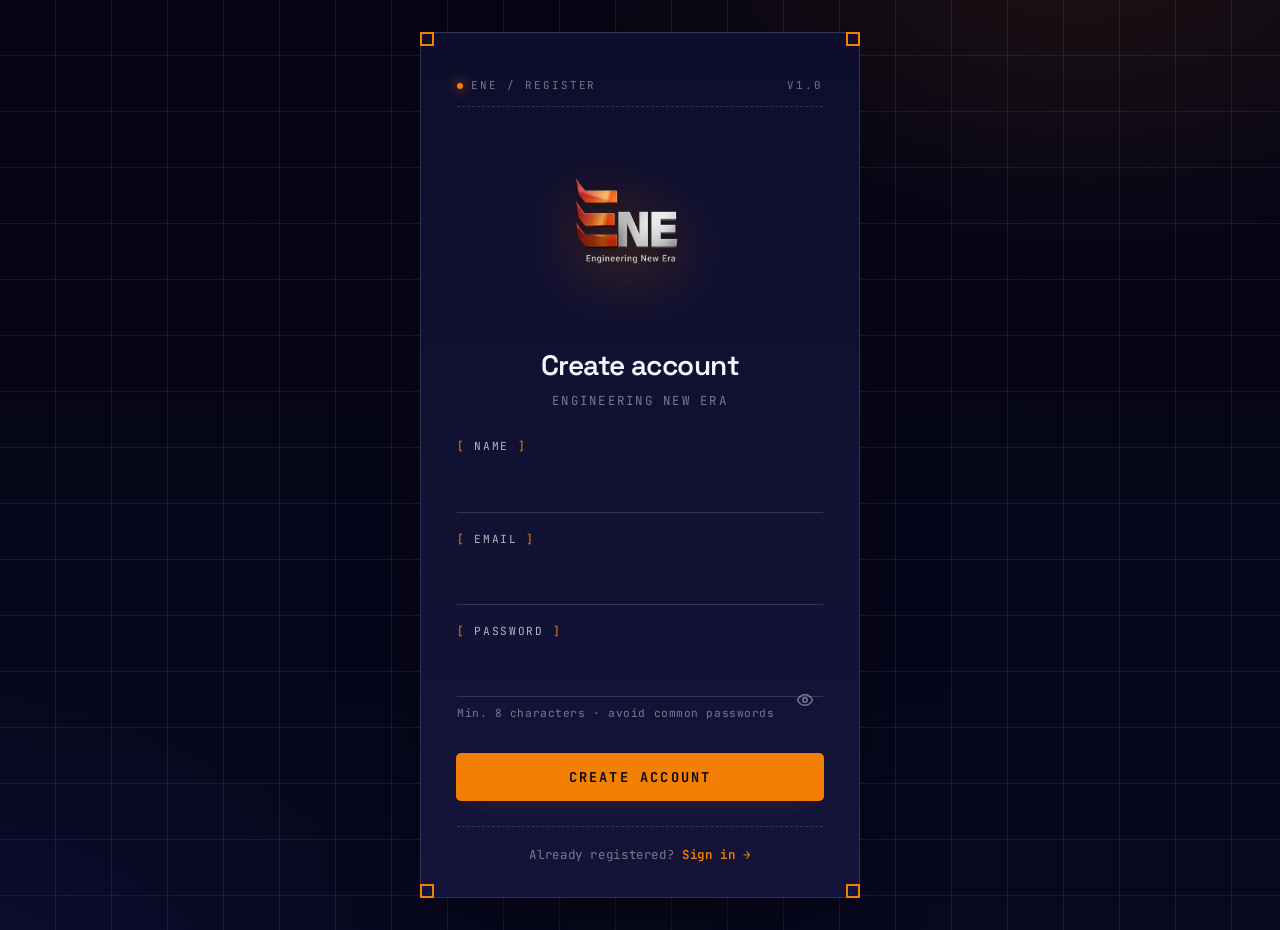
<file: ene-website/register.html>
<!DOCTYPE html>
<html lang="en">
<head>
  <meta charset="UTF-8" />
  <meta name="viewport" content="width=device-width, initial-scale=1.0" />
  <meta http-equiv="Cache-Control" content="no-cache, no-store, must-revalidate">
  <meta http-equiv="Pragma" content="no-cache">
  <meta http-equiv="Expires" content="0">
  <title>Create account — ENE</title>
  <meta name="description" content="Create your ENE account. Start free — every track includes a free preview lesson, no card required.">
  <meta property="og:title" content="Create your ENE account">
  <meta property="og:description" content="Start free. Every track includes a free preview lesson.">
  <meta property="og:type" content="website">
  <meta property="og:image" content="assets/og-cover.png">
  <meta name="twitter:card" content="summary_large_image">
  <link rel="icon" href="data:image/svg+xml,%3Csvg xmlns='http://www.w3.org/2000/svg' viewBox='0 0 64 64'%3E%3Crect width='64' height='64' rx='14' fill='%23f48003'/%3E%3Ctext x='50%25' y='54%25' font-family='-apple-system,Inter,sans-serif' font-size='34' font-weight='800' text-anchor='middle' dominant-baseline='middle' fill='%230a0a14'%3EE%3C/text%3E%3C/svg%3E">
  <script src="assets/config.js?v=1776533472"></script>
  <script src="assets/sanitize.js?v=1776533472"></script>
  <script src="assets/api.js?v=1776533472"></script>
  <script src="assets/patterns.js?v=1776533472"></script>
  <link rel="preconnect" href="https://fonts.googleapis.com">
  <link rel="preconnect" href="https://fonts.gstatic.com" crossorigin>
  <link href="https://fonts.googleapis.com/css2?family=Inter:wght@400;500;600&family=JetBrains+Mono:wght@400;500;600&family=Space+Grotesk:wght@500;600;700&display=swap" rel="stylesheet">
  <link rel="stylesheet" href="assets/tokens.css?v=1">
  <style>
    * { margin: 0; padding: 0; box-sizing: border-box; }
    :root {
      --bg-0: #050514;
      --bg-1: #08081f;
      --surface: #0e0e2c;
      --surface-2: #14143a;
      --line: rgba(255, 255, 255, 0.07);
      --line-2: rgba(255, 255, 255, 0.14);
      --accent: #f48003;
      --accent-2: #ff9a2e;
      --accent-soft: rgba(244, 128, 3, 0.18);
      --text: #f5f5fa;
      --text-soft: rgba(245, 245, 250, 0.72);
      --text-muted: rgba(245, 245, 250, 0.45);
      --error: #ff7a7a;
      --ok: #15c7bc;
    }
    html { color-scheme: dark; }
    body {
      font-family: 'Inter', system-ui, -apple-system, sans-serif;
      background-color: var(--bg-0);
      background-image:
        radial-gradient(900px 500px at 85% -5%, rgba(244, 128, 3, 0.10), transparent 60%),
        radial-gradient(900px 600px at -10% 110%, rgba(50, 50, 200, 0.14), transparent 60%),
        linear-gradient(var(--line) 1px, transparent 1px),
        linear-gradient(90deg, var(--line) 1px, transparent 1px),
        linear-gradient(180deg, var(--bg-0), var(--bg-1));
      background-size: auto, auto, 56px 56px, 56px 56px, auto;
      background-position: 0 0, 0 0, -1px -1px, -1px -1px, 0 0;
      color: var(--text);
      min-height: 100vh;
      display: flex;
      align-items: center;
      justify-content: center;
      padding: 32px 20px;
      line-height: 1.55;
      -webkit-font-smoothing: antialiased;
      -moz-osx-font-smoothing: grayscale;
    }
    h1 { font-family: 'Space Grotesk', sans-serif; letter-spacing: -0.02em; }

    .card {
      position: relative;
      width: 100%;
      max-width: 440px;
      background: linear-gradient(180deg, var(--surface), var(--surface-2));
      border: 1px solid var(--line-2);
      border-radius: 6px;
      padding: 44px 36px 32px;
      box-shadow:
        0 30px 80px -30px rgba(0, 0, 0, 0.65),
        inset 0 1px 0 rgba(255, 255, 255, 0.04);
      animation: lift 600ms cubic-bezier(0.2, 0.8, 0.2, 1) both;
    }
    .card > .br-tl,
    .card > .br-tr,
    .card > .br-bl,
    .card > .br-br {
      content: "";
      position: absolute;
      width: 14px;
      height: 14px;
      border: 2px solid var(--accent);
      pointer-events: none;
    }
    .br-tl { top: -1px; left: -1px; border-right: none; border-bottom: none; }
    .br-tr { top: -1px; right: -1px; border-left: none; border-bottom: none; }
    .br-bl { bottom: -1px; left: -1px; border-right: none; border-top: none; }
    .br-br { bottom: -1px; right: -1px; border-left: none; border-top: none; }

    .strip {
      display: flex;
      justify-content: space-between;
      align-items: center;
      font-family: 'JetBrains Mono', monospace;
      font-size: 0.68rem;
      letter-spacing: 0.18em;
      text-transform: uppercase;
      color: var(--text-muted);
      margin-bottom: 28px;
      padding-bottom: 12px;
      border-bottom: 1px dashed var(--line-2);
    }
    .strip .dot {
      display: inline-block;
      width: 6px;
      height: 6px;
      border-radius: 50%;
      background: var(--accent);
      margin-right: 8px;
      box-shadow: 0 0 12px var(--accent);
      animation: pulse 2.4s ease-in-out infinite;
    }
    @keyframes pulse {
      0%, 100% { opacity: 1; }
      50% { opacity: 0.35; }
    }

    .logo {
      width: 160px;
      display: block;
      margin: 0 auto 22px;
      filter: drop-shadow(0 14px 32px rgba(244, 128, 3, 0.38)) drop-shadow(0 2px 4px rgba(0, 0, 0, 0.4));
    }

    h1 {
      font-size: 1.75rem;
      font-weight: 600;
      margin-bottom: 4px;
      text-align: center;
    }
    .sub {
      color: var(--text-muted);
      text-align: center;
      margin-bottom: 28px;
      font-size: 0.78rem;
      letter-spacing: 0.18em;
      text-transform: uppercase;
      font-family: 'JetBrains Mono', monospace;
    }

    form { display: flex; flex-direction: column; gap: 18px; }
    .field { position: relative; }
    label {
      font-family: 'JetBrains Mono', monospace;
      font-size: 0.7rem;
      color: var(--text-soft);
      margin-bottom: 8px;
      display: block;
      letter-spacing: 0.15em;
      text-transform: uppercase;
    }
    label::before { content: "[ "; color: var(--accent); }
    label::after { content: " ]"; color: var(--accent); }

    input {
      width: 100%;
      padding: 12px 0 11px;
      background: transparent;
      border: none;
      border-bottom: 1px solid var(--line-2);
      color: var(--text);
      font-size: 1rem;
      font-family: inherit;
      transition: border-color 200ms ease, box-shadow 200ms ease;
    }
    input::placeholder { color: var(--text-muted); }
    input:hover { border-bottom-color: rgba(255, 255, 255, 0.28); }
    input:focus {
      outline: none;
      border-bottom-color: var(--accent);
      box-shadow: 0 1px 0 0 var(--accent);
    }
    input[type="password"] { padding-right: 40px; }

    .toggle {
      position: absolute;
      right: 0;
      bottom: 4px;
      width: 36px;
      height: 36px;
      display: inline-flex;
      align-items: center;
      justify-content: center;
      background: transparent;
      border: none;
      cursor: pointer;
      color: var(--text-muted);
      transition: color 150ms ease;
    }
    .toggle:hover { color: var(--accent); }
    .toggle:focus-visible {
      outline: none;
      color: var(--accent);
      box-shadow: 0 0 0 2px var(--accent-soft);
      border-radius: 4px;
    }
    .toggle svg { width: 18px; height: 18px; }

    .hint {
      font-family: 'JetBrains Mono', monospace;
      font-size: 0.7rem;
      color: var(--text-muted);
      margin-top: 8px;
      letter-spacing: 0.05em;
    }

    .caps {
      display: none;
      margin-top: 8px;
      padding: 6px 10px;
      font-family: 'JetBrains Mono', monospace;
      font-size: 0.68rem;
      letter-spacing: 0.12em;
      text-transform: uppercase;
      color: #ffd59e;
      background: rgba(244, 128, 3, 0.10);
      border-left: 2px solid var(--accent);
      border-radius: 2px;
    }
    .caps.show { display: flex; align-items: center; gap: 8px; }
    .caps::before {
      content: "";
      width: 6px;
      height: 6px;
      border-radius: 50%;
      background: var(--accent);
      box-shadow: 0 0 8px var(--accent);
      flex-shrink: 0;
    }

    button.primary {
      position: relative;
      background: var(--accent);
      color: #0a0a14;
      border: none;
      padding: 14px;
      border-radius: 4px;
      font-weight: 700;
      font-size: 0.85rem;
      font-family: 'JetBrains Mono', monospace;
      letter-spacing: 0.16em;
      text-transform: uppercase;
      cursor: pointer;
      margin-top: 14px;
      transition: background-color 200ms ease, transform 120ms ease, box-shadow 200ms ease;
      box-shadow: 0 0 0 1px var(--accent), 0 8px 24px -10px var(--accent-soft);
    }
    button.primary:hover:not(:disabled) {
      background: var(--accent-2);
      box-shadow: 0 0 0 1px var(--accent-2), 0 14px 28px -10px rgba(244, 128, 3, 0.55);
    }
    button.primary:active:not(:disabled) { transform: translateY(1px); }
    button.primary:focus-visible {
      outline: none;
      box-shadow: 0 0 0 2px #0a0a14, 0 0 0 4px var(--accent);
    }
    button.primary:disabled { opacity: 0.55; cursor: not-allowed; }

    .msg {
      padding: 11px 13px;
      border-radius: 4px;
      font-size: 0.85rem;
      margin-bottom: 16px;
      display: none;
      line-height: 1.5;
      font-family: 'JetBrains Mono', monospace;
      border-left: 3px solid transparent;
    }
    .msg.show { display: block; }
    .msg.error {
      background: rgba(255, 90, 90, 0.08);
      border-left-color: var(--error);
      color: var(--error);
    }
    .msg.ok {
      background: rgba(21, 199, 188, 0.08);
      border-left-color: var(--ok);
      color: var(--ok);
    }
    /* Inline recovery link rendered when the server says "email taken".
       One-tap bridge to login.html with the email pre-filled. */
    .msg .dup-recovery { margin-top: 8px; }
    .msg .dup-recovery a {
      color: var(--accent);
      font-weight: 700;
      text-decoration: underline;
    }

    .alt {
      text-align: center;
      margin-top: 26px;
      padding-top: 18px;
      border-top: 1px dashed var(--line-2);
      font-size: 0.78rem;
      color: var(--text-muted);
      font-family: 'JetBrains Mono', monospace;
      letter-spacing: 0.05em;
    }
    .alt a {
      color: var(--accent);
      text-decoration: none;
      font-weight: 600;
      border-bottom: 1px solid transparent;
      transition: border-color 150ms ease, color 150ms ease;
    }
    .alt a:hover { color: var(--accent-2); border-bottom-color: var(--accent-2); }
    .alt a:focus-visible {
      outline: none;
      color: var(--accent-2);
      box-shadow: 0 0 0 2px var(--accent-soft);
      border-radius: 2px;
    }

    @keyframes lift {
      0% { opacity: 0; transform: translateY(12px); }
      100% { opacity: 1; transform: translateY(0); }
    }
    @media (prefers-reduced-motion: reduce) {
      *, *::before, *::after {
        animation-duration: 0.01ms !important;
        animation-iteration-count: 1 !important;
        transition-duration: 0.01ms !important;
      }
    }
  </style>
</head>
<body>
  <a class="skip-link" href="#main-content">Skip to content</a>
  <style>.skip-link{position:absolute;left:-9999px;top:8px;z-index:99999;background:#f48003;color:#0a0a14;padding:10px 18px;border-radius:8px;font-family:system-ui,sans-serif;font-weight:700;font-size:.8rem;text-decoration:none}.skip-link:focus{left:12px}</style>
  <main class="card" id="main-content" tabindex="-1">
    <span class="br-tl" aria-hidden="true"></span>
    <span class="br-tr" aria-hidden="true"></span>
    <span class="br-bl" aria-hidden="true"></span>
    <span class="br-br" aria-hidden="true"></span>

    <div class="strip">
      <span><span class="dot"></span>ENE / Register</span>
      <span>v1.0</span>
    </div>

    <img src="assets/logo.png" alt="ENE — Engineering New Era" class="logo">
    <h1>Create account</h1>
    <p class="sub">Engineering New Era</p>

    <div id="msg" class="msg" role="alert" aria-live="polite"></div>

    <form id="form" novalidate>
      <div class="field">
        <label for="name">Name</label>
        <input id="name" name="name" type="text" autocomplete="name" required minlength="2" maxlength="50" spellcheck="false" data-sanitize="name" />
      </div>
      <div class="field">
        <label for="email">Email</label>
        <input id="email" name="email" type="email" autocomplete="email" inputmode="email" maxlength="254" spellcheck="false" required data-sanitize="email" />
      </div>
      <div class="field">
        <label for="password">Password</label>
        <input id="password" name="password" type="password" autocomplete="new-password" required minlength="8" maxlength="128" aria-describedby="pwHint" />
        <button type="button" class="toggle" id="togglePw" aria-label="Show password" aria-pressed="false">
          <svg id="eyeIcon" viewBox="0 0 24 24" fill="none" stroke="currentColor" stroke-width="2" stroke-linecap="round" stroke-linejoin="round" aria-hidden="true">
            <path d="M2 12s3.5-7 10-7 10 7 10 7-3.5 7-10 7S2 12 2 12z"/>
            <circle cx="12" cy="12" r="3"/>
          </svg>
        </button>
        <p class="hint" id="pwHint">Min. 8 characters · avoid common passwords</p>
        <div class="caps" id="capsWarn" role="status" aria-live="polite">Caps Lock is on</div>
      </div>
      <button type="submit" class="primary" id="btn">Create account</button>
    </form>

    <p class="alt">Already registered? <a href="login.html">Sign in →</a></p>
  </main>

  <script>
    const form = document.getElementById('form');
    const msg = document.getElementById('msg');
    const btn = document.getElementById('btn');
    const pw = document.getElementById('password');
    const togglePw = document.getElementById('togglePw');
    const eyeIcon = document.getElementById('eyeIcon');

    const eyeOpen = '<path d="M2 12s3.5-7 10-7 10 7 10 7-3.5 7-10 7S2 12 2 12z"/><circle cx="12" cy="12" r="3"/>';
    const eyeOff = '<path d="M17.94 17.94A10.94 10.94 0 0 1 12 19c-6.5 0-10-7-10-7a18.5 18.5 0 0 1 4.06-5.19"/><path d="M9.9 4.24A10.94 10.94 0 0 1 12 4c6.5 0 10 7 10 7a18.5 18.5 0 0 1-3.16 4.19"/><path d="M9.5 9.5a3 3 0 0 0 4.24 4.24"/><line x1="2" y1="2" x2="22" y2="22"/>';

    togglePw.addEventListener('click', () => {
      const isPw = pw.type === 'password';
      pw.type = isPw ? 'text' : 'password';
      togglePw.setAttribute('aria-pressed', String(isPw));
      togglePw.setAttribute('aria-label', isPw ? 'Hide password' : 'Show password');
      eyeIcon.innerHTML = isPw ? eyeOff : eyeOpen;
    });

    const capsWarn = document.getElementById('capsWarn');
    function updateCaps(e) {
      if (!e.getModifierState) return;
      capsWarn.classList.toggle('show', e.getModifierState('CapsLock'));
    }
    pw.addEventListener('keydown', updateCaps);
    pw.addEventListener('keyup', updateCaps);
    pw.addEventListener('blur', () => capsWarn.classList.remove('show'));

    // All submit boilerplate delegates to Patterns.form. The one piece
    // this page needs over the generic default is a richer error
    // renderer — when the server says "email already registered", we
    // inject an inline "Sign in with <email> →" recovery link so the
    // user can recover in one tap.
    function renderRichError(errText, email, msgEl) {
      const lower = (errText || '').toLowerCase();
      const looksDuplicate =
        lower.includes('already have an account') ||
        lower.includes('already exists') ||
        lower.includes('already registered');

      msgEl.innerHTML = '';
      const line = document.createElement('div');
      line.textContent = errText;
      msgEl.appendChild(line);

      if (looksDuplicate && email) {
        const linkWrap = document.createElement('div');
        linkWrap.className = 'dup-recovery';
        const a = document.createElement('a');
        a.href = 'login.html?email=' + encodeURIComponent(email);
        a.textContent = 'Sign in with ' + email + ' →';
        linkWrap.appendChild(a);
        msgEl.appendChild(linkWrap);
      }

      msgEl.className = 'msg show error';
      msgEl.classList.remove('shake');
      void msgEl.offsetWidth;
      msgEl.classList.add('shake');
      try { msgEl.scrollIntoView({ block: 'center', behavior: 'smooth' }); } catch (_) {}
    }

    Patterns.ready(() => {
      // Mark the msg element so Patterns.form finds it automatically.
      msg.setAttribute('data-msg', '');
      const f = Patterns.form(form, {
        loadingText: 'Creating…',
        idleText: 'Create account',
        read: () => ({
          name: (document.getElementById('name').value || '').trim(),
          email: (document.getElementById('email').value || '').trim(),
          password: pw.value,
        }),
        validate: ({ name, email, password }) => {
          if (!name || name.length < 2) return 'Please enter your name (2+ characters).';
          if (!email || !/^\S+@\S+\.\S+$/.test(email)) return 'Please enter a valid email address.';
          if (!password || password.length < 8) return 'Password must be at least 8 characters.';
          return null;
        },
        submit: async ({ values }) => api.post('/auth/register', values),
        onSuccess: () => {
          msg.textContent = 'Account created. Taking you in…';
          msg.className = 'msg show ok';
          setTimeout(() => { window.location.href = 'dashboard.html'; }, 600);
        },
        onError: (err, { values }) => {
          const s = err && err.status;
          let text;
          if (s === 429)    text = 'Too many sign-ups from this network. Try again in a few minutes.';
          else if (s === 0) text = "We can't reach the service right now. Please try again in a moment.";
          else              text = (err && err.message) || 'Could not create account.';
          renderRichError(text, values.email, msg);
        },
      });
      void f;
    });
  </script>
</body>
</html>
</file>
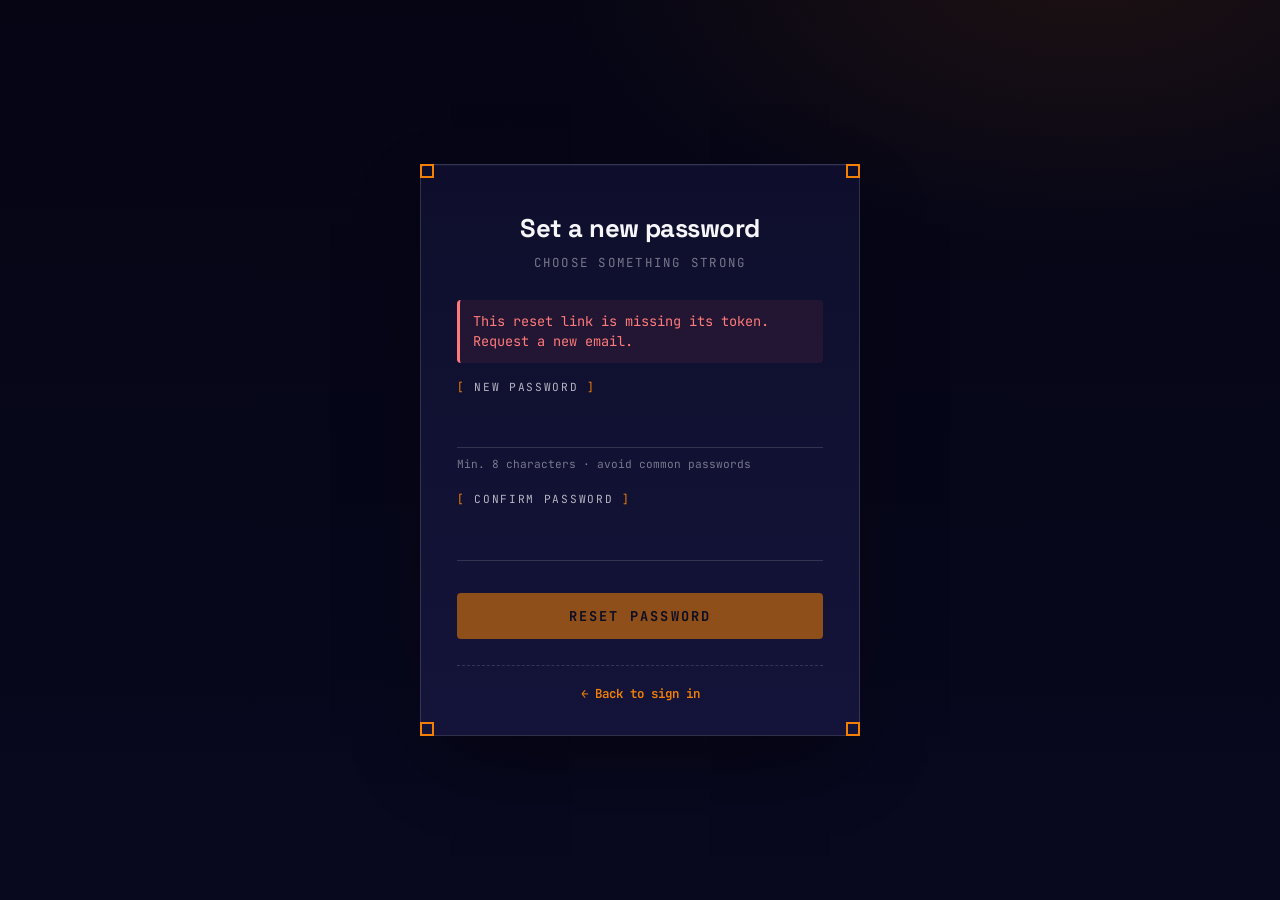
<file: ene-website/reset-password.html>
<!DOCTYPE html>
<html lang="en">
<head>
  <meta charset="UTF-8" />
  <meta name="viewport" content="width=device-width, initial-scale=1.0" />
  <meta http-equiv="Cache-Control" content="no-cache, no-store, must-revalidate">
  <meta http-equiv="Pragma" content="no-cache">
  <meta http-equiv="Expires" content="0">
  <title>Reset password — ENE</title>
  <meta name="robots" content="noindex">
  <link rel="icon" href="data:image/svg+xml,%3Csvg xmlns='http://www.w3.org/2000/svg' viewBox='0 0 64 64'%3E%3Crect width='64' height='64' rx='14' fill='%23f48003'/%3E%3Ctext x='50%25' y='54%25' font-family='-apple-system,Inter,sans-serif' font-size='34' font-weight='800' text-anchor='middle' dominant-baseline='middle' fill='%230a0a14'%3EE%3C/text%3E%3C/svg%3E">
  <script src="assets/config.js?v=1776533472"></script>
  <script src="assets/sanitize.js?v=1776533472"></script>
  <script src="assets/api.js?v=1776533472"></script>
  <script src="assets/patterns.js?v=1776533472"></script>
  <link rel="preconnect" href="https://fonts.googleapis.com">
  <link rel="preconnect" href="https://fonts.gstatic.com" crossorigin>
  <link href="https://fonts.googleapis.com/css2?family=Inter:wght@400;500;600&family=JetBrains+Mono:wght@400;500;600&family=Space+Grotesk:wght@500;600;700&display=swap" rel="stylesheet">
  <link rel="stylesheet" href="assets/tokens.css?v=1">
  <style>
    * { margin: 0; padding: 0; box-sizing: border-box; }
    :root {
      --bg-0: #050514; --bg-1: #08081f;
      --surface: #0e0e2c; --surface-2: #14143a;
      --line-2: rgba(255, 255, 255, 0.14);
      --accent: #f48003; --accent-2: #ff9a2e; --accent-soft: rgba(244, 128, 3, 0.18);
      --text: #f5f5fa; --text-muted: rgba(245, 245, 250, 0.45); --text-soft: rgba(245, 245, 250, 0.72);
      --error: #ff7a7a; --ok: #15c7bc;
    }
    html { color-scheme: dark; }
    body {
      font-family: 'Inter', system-ui, sans-serif;
      background-color: var(--bg-0);
      background-image:
        radial-gradient(900px 500px at 85% -5%, rgba(244, 128, 3, 0.10), transparent 60%),
        linear-gradient(180deg, var(--bg-0), var(--bg-1));
      color: var(--text);
      min-height: 100vh;
      display: flex; align-items: center; justify-content: center;
      padding: 32px 20px;
    }
    h1 { font-family: 'Space Grotesk', sans-serif; letter-spacing: -0.02em; font-size: 1.6rem; text-align: center; margin-bottom: 4px; }
    .card {
      position: relative; width: 100%; max-width: 440px;
      background: linear-gradient(180deg, var(--surface), var(--surface-2));
      border: 1px solid var(--line-2); border-radius: 6px;
      padding: 44px 36px 32px;
    }
    .card > span.br {
      position: absolute; width: 14px; height: 14px;
      border: 2px solid var(--accent); pointer-events: none;
    }
    .br-tl { top:-1px; left:-1px; border-right:none; border-bottom:none; }
    .br-tr { top:-1px; right:-1px; border-left:none; border-bottom:none; }
    .br-bl { bottom:-1px; left:-1px; border-right:none; border-top:none; }
    .br-br { bottom:-1px; right:-1px; border-left:none; border-top:none; }
    .sub {
      color: var(--text-muted); text-align: center;
      margin-bottom: 28px; font-size: 0.78rem; letter-spacing: 0.18em;
      text-transform: uppercase; font-family: 'JetBrains Mono', monospace;
    }
    form { display: flex; flex-direction: column; gap: 18px; }
    label {
      font-family: 'JetBrains Mono', monospace;
      font-size: 0.7rem; color: var(--text-soft);
      margin-bottom: 8px; display: block;
      letter-spacing: 0.15em; text-transform: uppercase;
    }
    label::before { content: "[ "; color: var(--accent); }
    label::after  { content: " ]"; color: var(--accent); }
    input {
      width: 100%; padding: 12px 0 11px;
      background: transparent; border: none;
      border-bottom: 1px solid var(--line-2);
      color: var(--text); font-size: 1rem; font-family: inherit;
    }
    input:focus { outline: none; border-bottom-color: var(--accent); box-shadow: 0 1px 0 0 var(--accent); }
    .hint { font-family: 'JetBrains Mono', monospace; font-size: .7rem; color: var(--text-muted); margin-top: 8px; }
    button.primary {
      background: var(--accent); color: #0a0a14; border: none;
      padding: 14px; border-radius: 4px; font-weight: 700; font-size: .85rem;
      font-family: 'JetBrains Mono', monospace;
      letter-spacing: .16em; text-transform: uppercase; cursor: pointer;
      margin-top: 14px;
    }
    button.primary:hover:not(:disabled) { background: var(--accent-2); }
    button.primary:disabled { opacity: .55; cursor: not-allowed; }
    .msg {
      padding: 11px 13px; border-radius: 4px; font-size: .85rem;
      margin-bottom: 16px; display: none; line-height: 1.5;
      font-family: 'JetBrains Mono', monospace;
      border-left: 3px solid transparent;
    }
    .msg.show { display: block; }
    .msg.error { background: rgba(255,90,90,.08); border-left-color: var(--error); color: var(--error); }
    .msg.ok    { background: rgba(21,199,188,.08); border-left-color: var(--ok);    color: var(--ok); }
    .alt {
      text-align: center; margin-top: 26px; padding-top: 18px;
      border-top: 1px dashed var(--line-2);
      font-size: .78rem; color: var(--text-muted);
      font-family: 'JetBrains Mono', monospace;
    }
    .alt a { color: var(--accent); text-decoration: none; font-weight: 600; }
    .alt a:hover { color: var(--accent-2); }
    .skip-link{position:absolute;left:-9999px;top:8px;z-index:99999;background:#f48003;color:#0a0a14;padding:10px 18px;border-radius:8px;font-family:system-ui,sans-serif;font-weight:700;font-size:.8rem;text-decoration:none}
    .skip-link:focus{left:12px}
  </style>
</head>
<body>
  <a class="skip-link" href="#main-content">Skip to content</a>
  <main class="card" id="main-content" tabindex="-1">
    <span class="br br-tl" aria-hidden="true"></span>
    <span class="br br-tr" aria-hidden="true"></span>
    <span class="br br-bl" aria-hidden="true"></span>
    <span class="br br-br" aria-hidden="true"></span>

    <h1>Set a new password</h1>
    <p class="sub">Choose something strong</p>

    <div id="msg" class="msg" role="alert" aria-live="polite" data-msg></div>

    <form id="form" novalidate>
      <!-- Hidden username field for password manager autofill association. -->
      <input type="email" id="usernameHidden" name="username" autocomplete="username" aria-hidden="true" tabindex="-1" style="position:absolute;left:-9999px;width:1px;height:1px;opacity:0">
      <div>
        <label for="password">New password</label>
        <input id="password" name="password" type="password" autocomplete="new-password" required minlength="8" maxlength="72" />
        <p class="hint">Min. 8 characters · avoid common passwords</p>
      </div>
      <div>
        <label for="confirm">Confirm password</label>
        <input id="confirm" name="confirm" type="password" autocomplete="new-password" required minlength="8" maxlength="72" />
      </div>
      <button type="submit" class="primary" id="btn">Reset password</button>
    </form>

    <p class="alt"><a href="login.html">← Back to sign in</a></p>
  </main>

  <script>
    const form = document.getElementById('form');
    const msg = document.getElementById('msg');
    const params = new URLSearchParams(window.location.search);
    const token = params.get('token') || '';

    if (!token) {
      msg.textContent = 'This reset link is missing its token. Request a new email.';
      msg.className = 'msg show error';
      document.getElementById('btn').disabled = true;
    }

    Patterns.ready(() => {
      const f = Patterns.form(form, {
        loadingText: 'Resetting…',
        idleText: 'Reset password',
        read: () => ({
          password: document.getElementById('password').value,
          confirm:  document.getElementById('confirm').value,
        }),
        validate: ({ password, confirm }) => {
          if (!password || password.length < 8) return 'Password must be at least 8 characters.';
          if (password !== confirm) return 'Passwords do not match.';
          return null;
        },
        submit: async ({ values }) => api.post('/auth/reset-password', { token, password: values.password }),
        onSuccess: () => {
          msg.textContent = 'Password reset. Taking you to sign in…';
          msg.className = 'msg show ok';
          setTimeout(() => { window.location.href = 'login.html'; }, 900);
        },
        onError: (err) => {
          const s = err && err.status;
          let text = (err && err.message) || 'Could not reset password.';
          if (s === 429) text = 'Too many reset attempts. Please try again later.';
          else if (s === 0) text = "We can't reach the service right now. Please try again in a moment.";
          f.setError(text);
        },
      });
    });
  </script>
</body>
</html>
</file>
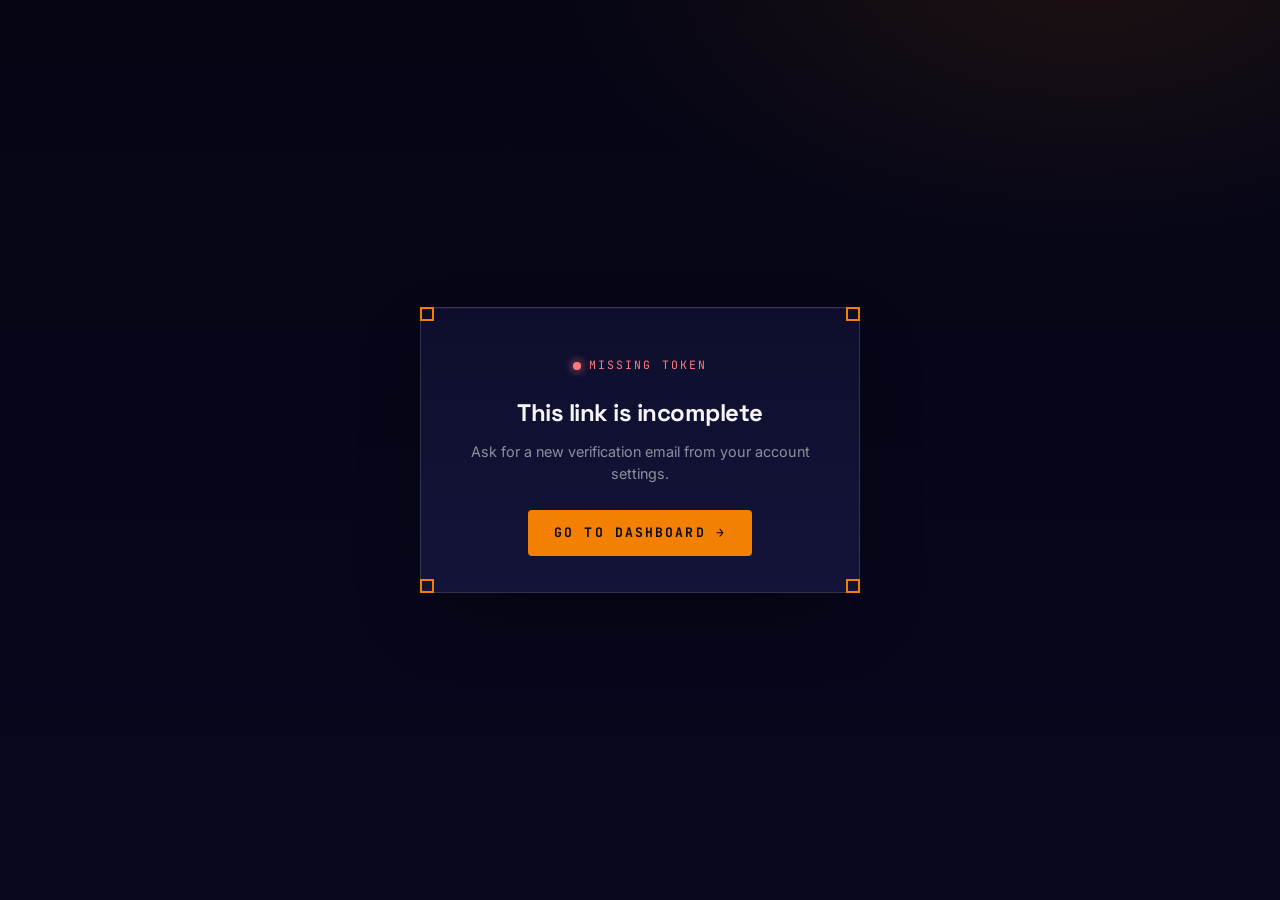
<file: ene-website/verify-email.html>
<!DOCTYPE html>
<html lang="en">
<head>
  <meta charset="UTF-8" />
  <meta name="viewport" content="width=device-width, initial-scale=1.0" />
  <meta http-equiv="Cache-Control" content="no-cache, no-store, must-revalidate">
  <meta http-equiv="Pragma" content="no-cache">
  <meta http-equiv="Expires" content="0">
  <title>Verify email — ENE</title>
  <meta name="robots" content="noindex">
  <link rel="icon" href="data:image/svg+xml,%3Csvg xmlns='http://www.w3.org/2000/svg' viewBox='0 0 64 64'%3E%3Crect width='64' height='64' rx='14' fill='%23f48003'/%3E%3Ctext x='50%25' y='54%25' font-family='-apple-system,Inter,sans-serif' font-size='34' font-weight='800' text-anchor='middle' dominant-baseline='middle' fill='%230a0a14'%3EE%3C/text%3E%3C/svg%3E">
  <script src="assets/config.js?v=1776533472"></script>
  <script src="assets/api.js?v=1776533472"></script>
  <link rel="preconnect" href="https://fonts.googleapis.com">
  <link href="https://fonts.googleapis.com/css2?family=Inter:wght@400;500;600&family=JetBrains+Mono:wght@400;500;600&family=Space+Grotesk:wght@500;600;700&display=swap" rel="stylesheet">
  <link rel="stylesheet" href="assets/tokens.css?v=1">
  <style>
    * { margin: 0; padding: 0; box-sizing: border-box; }
    :root {
      --bg-0: #050514; --bg-1: #08081f;
      --surface: #0e0e2c; --surface-2: #14143a;
      --line-2: rgba(255, 255, 255, 0.14);
      --accent: #f48003; --accent-2: #ff9a2e;
      --text: #f5f5fa; --text-muted: rgba(245, 245, 250, 0.55);
      --error: #ff7a7a; --ok: #15c7bc;
    }
    html { color-scheme: dark; }
    body {
      font-family: 'Inter', system-ui, sans-serif;
      background-color: var(--bg-0);
      background-image:
        radial-gradient(900px 500px at 85% -5%, rgba(244, 128, 3, 0.10), transparent 60%),
        linear-gradient(180deg, var(--bg-0), var(--bg-1));
      color: var(--text);
      min-height: 100vh;
      display: flex; align-items: center; justify-content: center;
      padding: 32px 20px;
    }
    h1 { font-family: 'Space Grotesk', sans-serif; letter-spacing: -0.02em; font-size: 1.5rem; margin-bottom: 10px; }
    .card {
      position: relative; width: 100%; max-width: 440px;
      background: linear-gradient(180deg, var(--surface), var(--surface-2));
      border: 1px solid var(--line-2); border-radius: 6px;
      padding: 48px 36px 36px;
      text-align: center;
    }
    .card > span.br {
      position: absolute; width: 14px; height: 14px;
      border: 2px solid var(--accent); pointer-events: none;
    }
    .br-tl { top:-1px; left:-1px; border-right:none; border-bottom:none; }
    .br-tr { top:-1px; right:-1px; border-left:none; border-bottom:none; }
    .br-bl { bottom:-1px; left:-1px; border-right:none; border-top:none; }
    .br-br { bottom:-1px; right:-1px; border-left:none; border-top:none; }
    .state {
      font-family: 'JetBrains Mono', monospace;
      font-size: .72rem; letter-spacing: 0.18em; text-transform: uppercase;
      color: var(--text-muted); margin-bottom: 20px;
    }
    .state .dot {
      display: inline-block; width: 8px; height: 8px; border-radius: 50%;
      background: var(--accent); margin-right: 8px; vertical-align: middle;
      box-shadow: 0 0 10px var(--accent);
      animation: pulse 1.6s ease-in-out infinite;
    }
    @keyframes pulse { 0%,100% { opacity: 1; } 50% { opacity: .35; } }
    .state.ok .dot  { background: var(--ok);    box-shadow: 0 0 10px var(--ok); }
    .state.err .dot { background: var(--error); box-shadow: 0 0 10px var(--error); animation: none; }
    .state.ok  { color: var(--ok); }
    .state.err { color: var(--error); }
    p.desc { color: var(--text-muted); font-size: .9rem; margin-bottom: 24px; }
    a.primary {
      display: inline-block;
      background: var(--accent); color: #0a0a14;
      padding: 13px 26px; border-radius: 4px; font-weight: 700; font-size: .82rem;
      font-family: 'JetBrains Mono', monospace;
      letter-spacing: 0.16em; text-transform: uppercase;
      text-decoration: none;
    }
    a.primary:hover { background: var(--accent-2); }
    .skip-link{position:absolute;left:-9999px;top:8px;z-index:99999;background:#f48003;color:#0a0a14;padding:10px 18px;border-radius:8px;font-family:system-ui,sans-serif;font-weight:700;font-size:.8rem;text-decoration:none}
    .skip-link:focus{left:12px}
  </style>
</head>
<body>
  <a class="skip-link" href="#main-content">Skip to content</a>
  <main class="card" id="main-content" tabindex="-1">
    <span class="br br-tl" aria-hidden="true"></span>
    <span class="br br-tr" aria-hidden="true"></span>
    <span class="br br-bl" aria-hidden="true"></span>
    <span class="br br-br" aria-hidden="true"></span>

    <div class="state" id="state" aria-live="polite"><span class="dot"></span><span id="stateLabel">Verifying…</span></div>
    <h1 id="title">Checking your link</h1>
    <p class="desc" id="desc">Hang on a moment while we confirm your email.</p>
    <a class="primary" id="cta" href="dashboard.html" style="display:none">Continue →</a>
  </main>

  <script>
    (async function () {
      const state = document.getElementById('state');
      const label = document.getElementById('stateLabel');
      const title = document.getElementById('title');
      const desc  = document.getElementById('desc');
      const cta   = document.getElementById('cta');
      const token = new URLSearchParams(location.search).get('token') || '';

      if (!token) {
        state.className = 'state err';
        label.textContent = 'Missing token';
        title.textContent = 'This link is incomplete';
        desc.textContent = 'Ask for a new verification email from your account settings.';
        cta.href = 'dashboard.html'; cta.textContent = 'Go to dashboard →';
        cta.style.display = 'inline-block';
        return;
      }

      try {
        const { ok, body } = await api.post('/auth/verify-email', { token });
        if (ok) {
          state.className = 'state ok';
          label.textContent = 'Verified';
          title.textContent = 'Your email is verified';
          desc.textContent = 'Thanks for confirming. You can head back to your dashboard.';
          cta.href = 'dashboard.html'; cta.textContent = 'Continue →';
        } else {
          throw new Error((body && body.message) || 'Verification failed');
        }
      } catch (err) {
        state.className = 'state err';
        label.textContent = 'Link invalid';
        title.textContent = 'We could not verify your email';
        desc.textContent = (err && err.message) || 'The link is invalid or has expired. Request a new one from your account settings.';
        cta.href = 'dashboard.html'; cta.textContent = 'Go to dashboard →';
      } finally {
        cta.style.display = 'inline-block';
      }
    })();
  </script>
</body>
</html>
</file>
<file: ene-website/assets/tokens.css>
/* ENE — Industrial-terminal design system.
   Single source of truth. Every page links this; page-specific styles
   layer on top. If you find yourself redeclaring :root on a page,
   extend this instead. */

/* ── Reset ──────────────────────────────────────────────────── */
*, *::before, *::after { margin: 0; padding: 0; box-sizing: border-box; }

/* ── Tokens ─────────────────────────────────────────────────── */
:root {
  /* Surfaces */
  --bg-0: #050514;
  --bg-1: #08081f;
  --bg-2: #0a0a24;
  --surface: #0e0e2c;
  --surface-2: #14143a;
  --surface-3: #1a1a44;

  /* Lines */
  --line:   rgba(255, 255, 255, 0.07);
  --line-2: rgba(255, 255, 255, 0.14);
  --line-3: rgba(255, 255, 255, 0.22);

  /* Brand */
  --accent:      #f48003;
  --accent-2:    #ff9a2e;
  --accent-soft: rgba(244, 128, 3, 0.18);
  --accent-glow: rgba(244, 128, 3, 0.45);
  --accent-wash: rgba(244, 128, 3, 0.06);

  /* Text */
  --text:       #f5f5fa;
  --text-soft:  rgba(245, 245, 250, 0.72);
  --text-muted: rgba(245, 245, 250, 0.45);
  --text-dim:   rgba(245, 245, 250, 0.28);
  --text-ink:   #0a0a14;           /* on-orange */

  /* Signals */
  --error:    #ff7a7a;
  --error-soft: rgba(255, 90, 90, 0.08);
  --ok:       #15c7bc;
  --ok-soft:  rgba(21, 199, 188, 0.18);
  --gold:     #f3c659;
  --blue:     #5b8def;
  --purple:   #a78bfa;

  /* Type */
  --font-body:    'Inter', system-ui, -apple-system, sans-serif;
  --font-display: 'Space Grotesk', 'Inter', system-ui, sans-serif;
  --font-mono:    'JetBrains Mono', ui-monospace, Menlo, monospace;

  /* Motion */
  --ease-standard: cubic-bezier(0.2, 0.8, 0.2, 1);
  --ease-pop:      cubic-bezier(0.18, 0.9, 0.3, 1.2);
  --ease-back:     cubic-bezier(0.34, 1.56, 0.64, 1);
  --ease-shake:    cubic-bezier(0.36, 0.07, 0.19, 0.97);

  /* Shape */
  --radius-card: 14px;
  --radius-chip: 999px;
  --radius-btn:  4px;

  /* Layout */
  --container:   1180px;
  --container-sm: 1080px;
}

html { color-scheme: dark; scroll-behavior: smooth; }

/* ── Base ───────────────────────────────────────────────────── */
body {
  font-family: var(--font-body);
  background-color: var(--bg-0);
  background-image:
    radial-gradient(1000px 600px at 88% -5%,  rgba(244, 128, 3, 0.12), transparent 60%),
    radial-gradient(1000px 700px at -10% 110%, rgba(50, 80, 200, 0.14), transparent 60%),
    linear-gradient(180deg, var(--bg-0), var(--bg-1));
  color: var(--text);
  min-height: 100vh;
  line-height: 1.55;
  -webkit-font-smoothing: antialiased;
  -moz-osx-font-smoothing: grayscale;
}

/* Optional grained atmosphere — apply .has-noise on <body> to switch on. */
body.has-noise::before {
  content: "";
  position: fixed; inset: 0;
  pointer-events: none; z-index: 0;
  opacity: 0.04; mix-blend-mode: overlay;
  background-image: url("data:image/svg+xml;utf8,<svg xmlns='http://www.w3.org/2000/svg' width='180' height='180'><filter id='n'><feTurbulence type='fractalNoise' baseFrequency='0.9' numOctaves='2' stitchTiles='stitch'/><feColorMatrix values='0 0 0 0 1 0 0 0 0 1 0 0 0 0 1 0 0 0 1 0'/></filter><rect width='100%25' height='100%25' filter='url(%23n)'/></svg>");
}

/* Grid variant — apply .has-grid on <body> for engineering-paper underlay. */
body.has-grid {
  background-image:
    radial-gradient(900px 500px at 85% -5%, rgba(244, 128, 3, 0.10), transparent 60%),
    radial-gradient(900px 600px at -10% 110%, rgba(50, 50, 200, 0.14), transparent 60%),
    linear-gradient(var(--line) 1px, transparent 1px),
    linear-gradient(90deg, var(--line) 1px, transparent 1px),
    linear-gradient(180deg, var(--bg-0), var(--bg-1));
  background-size: auto, auto, 56px 56px, 56px 56px, auto;
  background-position: 0 0, 0 0, -1px -1px, -1px -1px, 0 0;
}

h1, h2, h3, .display { font-family: var(--font-display); letter-spacing: -0.02em; }
.mono { font-family: var(--font-mono); }
a { color: inherit; text-decoration: none; }
button { font-family: inherit; cursor: pointer; }

/* ── A11y ───────────────────────────────────────────────────── */
.skip-link {
  position: absolute; left: -9999px; top: 8px; z-index: 99999;
  background: var(--accent); color: var(--text-ink);
  padding: 10px 18px; border-radius: 8px;
  font-family: var(--font-mono); font-weight: 700;
  font-size: 0.78rem; letter-spacing: 0.12em; text-transform: uppercase;
  text-decoration: none;
}
.skip-link:focus { left: 12px; }

a:focus-visible,
button:focus-visible,
[role="button"]:focus-visible,
input:focus-visible,
textarea:focus-visible,
select:focus-visible {
  outline: 2px solid var(--accent);
  outline-offset: 3px;
  border-radius: 4px;
}

/* ── Layout ─────────────────────────────────────────────────── */
.container {
  max-width: var(--container);
  margin: 0 auto;
  padding: 0 clamp(16px, 4vw, 32px);
  position: relative;
  z-index: 1;
}
.container-sm { max-width: var(--container-sm); }

/* ── Card w/ corner brackets (signature detail) ─────────────── */
.card {
  position: relative;
  background: linear-gradient(180deg, var(--surface), var(--surface-2));
  border: 1px solid var(--line-2);
  border-radius: 6px;
  box-shadow:
    0 30px 80px -30px rgba(0, 0, 0, 0.65),
    inset 0 1px 0 rgba(255, 255, 255, 0.04);
}
.card--glass {
  background: linear-gradient(180deg, rgba(14, 14, 44, 0.78), rgba(20, 20, 58, 0.68));
  backdrop-filter: blur(18px) saturate(140%);
  -webkit-backdrop-filter: blur(18px) saturate(140%);
}
/* Brackets — use either 4 <span class="br-*"> children or add .card--brackets
   to render them via pseudo-elements (::before only covers 2, so spans win
   for true 4-corner). Keep the spans approach for flexibility. */
.card > .br-tl,
.card > .br-tr,
.card > .br-bl,
.card > .br-br {
  position: absolute;
  width: 14px; height: 14px;
  border: 2px solid var(--accent);
  pointer-events: none;
}
.br-tl { top: -1px; left:  -1px; border-right: none;  border-bottom: none; }
.br-tr { top: -1px; right: -1px; border-left:  none;  border-bottom: none; }
.br-bl { bottom: -1px; left:  -1px; border-right: none; border-top: none; }
.br-br { bottom: -1px; right: -1px; border-left:  none; border-top: none; }

/* ── Status strip (ENE / Section … v1.0) ────────────────────── */
.strip {
  display: flex;
  justify-content: space-between;
  align-items: center;
  font-family: var(--font-mono);
  font-size: 0.68rem;
  letter-spacing: 0.18em;
  text-transform: uppercase;
  color: var(--text-muted);
  padding-bottom: 12px;
  margin-bottom: 22px;
  border-bottom: 1px dashed var(--line-2);
}
.strip .dot { display: inline-block; width: 6px; height: 6px; border-radius: 50%; background: var(--accent); margin-right: 8px; vertical-align: middle; box-shadow: 0 0 12px var(--accent); animation: ene-pulse 2.4s ease-in-out infinite; }
.strip .dot--ok { background: var(--ok); box-shadow: 0 0 12px var(--ok); }
.strip .dot--err { background: var(--error); box-shadow: 0 0 12px var(--error); animation: none; }

/* ── Eyebrow / mono kicker ──────────────────────────────────── */
.eyebrow {
  display: inline-flex; align-items: center; gap: 8px;
  padding: 6px 12px;
  border-radius: var(--radius-chip);
  background: rgba(244, 128, 3, 0.10);
  border: 1px solid rgba(244, 128, 3, 0.28);
  font-family: var(--font-mono);
  font-size: 0.66rem;
  letter-spacing: 0.18em;
  text-transform: uppercase;
  color: var(--accent);
}
.kicker {
  display: inline-block;
  font-family: var(--font-mono);
  font-size: 0.72rem;
  letter-spacing: 0.18em;
  text-transform: uppercase;
  color: var(--text-muted);
}

/* Section numerals — huge `[01]` display used as an editorial anchor. */
.section-num {
  display: inline-flex;
  align-items: baseline;
  gap: 10px;
  font-family: var(--font-mono);
  font-size: 0.72rem;
  letter-spacing: 0.18em;
  text-transform: uppercase;
  color: var(--accent);
}
.section-num::before {
  content: attr(data-n);
  font-family: var(--font-display);
  font-size: 2.4rem;
  font-weight: 700;
  letter-spacing: -0.04em;
  color: var(--accent);
  line-height: 1;
  opacity: 0.9;
}

/* ── Forms ──────────────────────────────────────────────────── */
.form-grid { display: flex; flex-direction: column; gap: 18px; }

/* Underline input — the signature field style. */
.field { position: relative; }
.field > label {
  font-family: var(--font-mono);
  font-size: 0.7rem;
  color: var(--text-soft);
  margin-bottom: 8px;
  display: block;
  letter-spacing: 0.15em;
  text-transform: uppercase;
}
.field > label::before { content: "[ "; color: var(--accent); }
.field > label::after  { content: " ]"; color: var(--accent); }
.field input,
.field textarea {
  width: 100%;
  padding: 12px 0 11px;
  background: transparent;
  border: none;
  border-bottom: 1px solid var(--line-2);
  color: var(--text);
  font: inherit;
  font-size: 1rem;
  transition: border-color 200ms var(--ease-standard), box-shadow 200ms var(--ease-standard);
}
.field input::placeholder,
.field textarea::placeholder { color: var(--text-muted); }
.field input:hover,
.field textarea:hover { border-bottom-color: rgba(255, 255, 255, 0.28); }
.field input:focus,
.field textarea:focus {
  outline: none;
  border-bottom-color: var(--accent);
  box-shadow: 0 1px 0 0 var(--accent);
}
.field .hint {
  font-family: var(--font-mono);
  font-size: 0.7rem;
  color: var(--text-muted);
  margin-top: 8px;
  letter-spacing: 0.05em;
}

/* Boxed input variant — for search bars / chat / header inputs. */
.input-boxed {
  width: 100%;
  padding: 10px 14px;
  background: rgba(255, 255, 255, 0.05);
  border: 1px solid var(--line-2);
  border-radius: 8px;
  color: var(--text);
  font: inherit;
  font-size: 0.9rem;
  transition: border-color 180ms, background-color 180ms, box-shadow 180ms;
}
.input-boxed::placeholder { color: var(--text-muted); }
.input-boxed:focus {
  outline: none;
  border-color: var(--accent);
  background: rgba(255, 255, 255, 0.08);
  box-shadow: 0 0 0 3px var(--accent-soft);
}

/* ── Buttons ────────────────────────────────────────────────── */
.btn {
  display: inline-flex; align-items: center; justify-content: center;
  gap: 8px;
  padding: 14px 18px;
  border: 1px solid transparent;
  border-radius: var(--radius-btn);
  font-family: var(--font-mono);
  font-weight: 700;
  font-size: 0.82rem;
  letter-spacing: 0.16em;
  text-transform: uppercase;
  cursor: pointer;
  transition:
    background-color 200ms var(--ease-standard),
    border-color 200ms var(--ease-standard),
    color 200ms var(--ease-standard),
    transform 120ms var(--ease-standard),
    box-shadow 220ms var(--ease-standard);
  text-decoration: none;
}
.btn:disabled { opacity: 0.55; cursor: not-allowed; }

.btn--primary {
  background: var(--accent);
  color: var(--text-ink);
  box-shadow: 0 0 0 1px var(--accent), 0 8px 24px -10px var(--accent-soft);
}
.btn--primary:hover:not(:disabled) {
  background: var(--accent-2);
  box-shadow: 0 0 0 1px var(--accent-2), 0 14px 28px -10px rgba(244, 128, 3, 0.55);
}
.btn--primary:active:not(:disabled) { transform: translateY(1px); }

.btn--ghost {
  background: transparent;
  border-color: var(--line-2);
  color: var(--text-soft);
}
.btn--ghost:hover:not(:disabled) {
  border-color: var(--accent);
  color: var(--accent);
  transform: translate3d(0, -1px, 0);
}

.btn--big { padding: 17px 26px; font-size: 0.88rem; letter-spacing: 0.18em; }
.btn--sm  { padding: 9px 14px;  font-size: 0.72rem; }

/* Icon buttons (header utility / toggles) */
.btn-icon {
  width: 38px; height: 38px;
  border-radius: 8px;
  background: transparent;
  border: 1px solid transparent;
  color: var(--text-soft);
  display: inline-flex; align-items: center; justify-content: center;
  cursor: pointer;
  transition: background-color 150ms, border-color 150ms, color 150ms;
}
.btn-icon:hover {
  background: rgba(255, 255, 255, 0.05);
  border-color: var(--line-2);
  color: var(--text);
}
.btn-icon svg { width: 18px; height: 18px; }

/* ── Messages (inline alerts with left border) ──────────────── */
.msg {
  padding: 11px 13px;
  border-radius: 4px;
  font-size: 0.85rem;
  margin-bottom: 16px;
  display: none;
  line-height: 1.5;
  font-family: var(--font-mono);
  border-left: 3px solid transparent;
}
.msg.show { display: block; }
.msg.error { background: var(--error-soft); border-left-color: var(--error); color: var(--error); }
.msg.ok    { background: var(--ok-soft);    border-left-color: var(--ok);    color: var(--ok); }

/* ── Footer-style fine print ────────────────────────────────── */
.fine {
  font-family: var(--font-mono);
  font-size: 0.72rem;
  letter-spacing: 0.14em;
  color: var(--text-muted);
}

/* ── Dividers ───────────────────────────────────────────────── */
.hr-dashed { border: none; border-top: 1px dashed var(--line-2); margin: 0; }
.hr-solid  { border: none; border-top: 1px solid var(--line); margin: 0; }

/* ── Tick used in feature lists ─────────────────────────────── */
.tick {
  width: 18px; height: 18px; flex: 0 0 auto;
  border-radius: 50%;
  background: var(--ok-soft);
  color: var(--ok);
  display: inline-flex; align-items: center; justify-content: center;
}
.tick svg {
  width: 11px; height: 11px;
  stroke: currentColor; fill: none;
  stroke-width: 3; stroke-linecap: round; stroke-linejoin: round;
}

/* ── Motion primitives ──────────────────────────────────────── */
@keyframes ene-pulse {
  0%, 100% { opacity: 1; }
  50% { opacity: 0.35; }
}
@keyframes ene-lift {
  0% { opacity: 0; transform: translateY(12px); }
  100% { opacity: 1; transform: translateY(0); }
}
@keyframes ene-rise {
  to { opacity: 1; transform: translate3d(0, 0, 0); }
}
@keyframes ene-shimmer {
  0% { background-position: -200% 0; }
  100% { background-position: 200% 0; }
}

.rise {
  opacity: 0;
  transform: translate3d(0, 14px, 0);
  animation: ene-rise 620ms var(--delay, 0ms) var(--ease-standard) forwards;
  will-change: transform, opacity;
}
.lift-in { animation: ene-lift 600ms var(--ease-standard) both; }

/* Reveal-on-scroll primitive (pair with an IntersectionObserver that
   toggles .is-visible on .reveal elements). */
.reveal {
  opacity: 0;
  transform: translateY(32px);
  transition: opacity 0.85s var(--ease-standard), transform 0.85s var(--ease-standard);
}
.reveal.is-visible { opacity: 1; transform: translateY(0); }
.reveal.d1 { transition-delay: 0.08s; }
.reveal.d2 { transition-delay: 0.16s; }
.reveal.d3 { transition-delay: 0.24s; }
.reveal.d4 { transition-delay: 0.32s; }

@media (prefers-reduced-motion: reduce) {
  *, *::before, *::after {
    animation-duration: 0.001ms !important;
    animation-iteration-count: 1 !important;
    transition-duration: 0.001ms !important;
    scroll-behavior: auto !important;
  }
  .reveal { opacity: 1 !important; transform: none !important; }
  .rise   { opacity: 1 !important; transform: none !important; }
}
</file>
